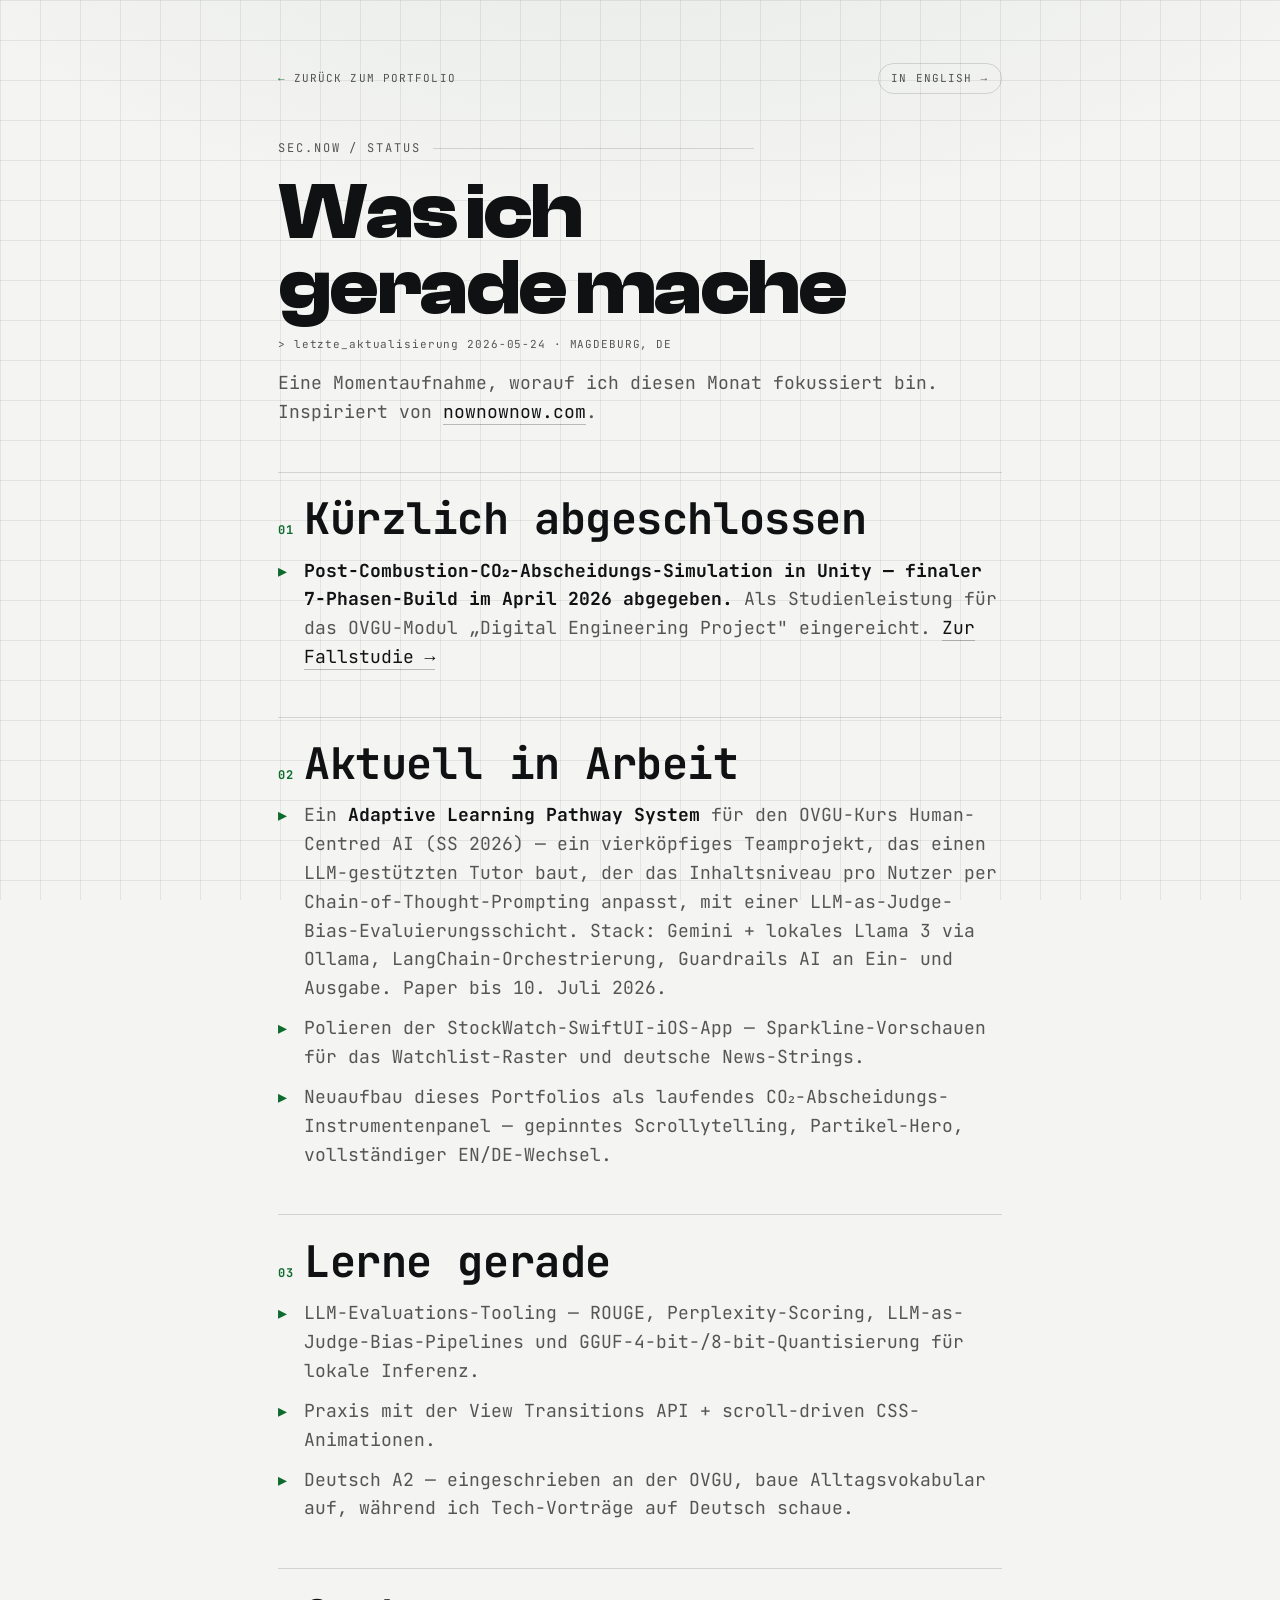
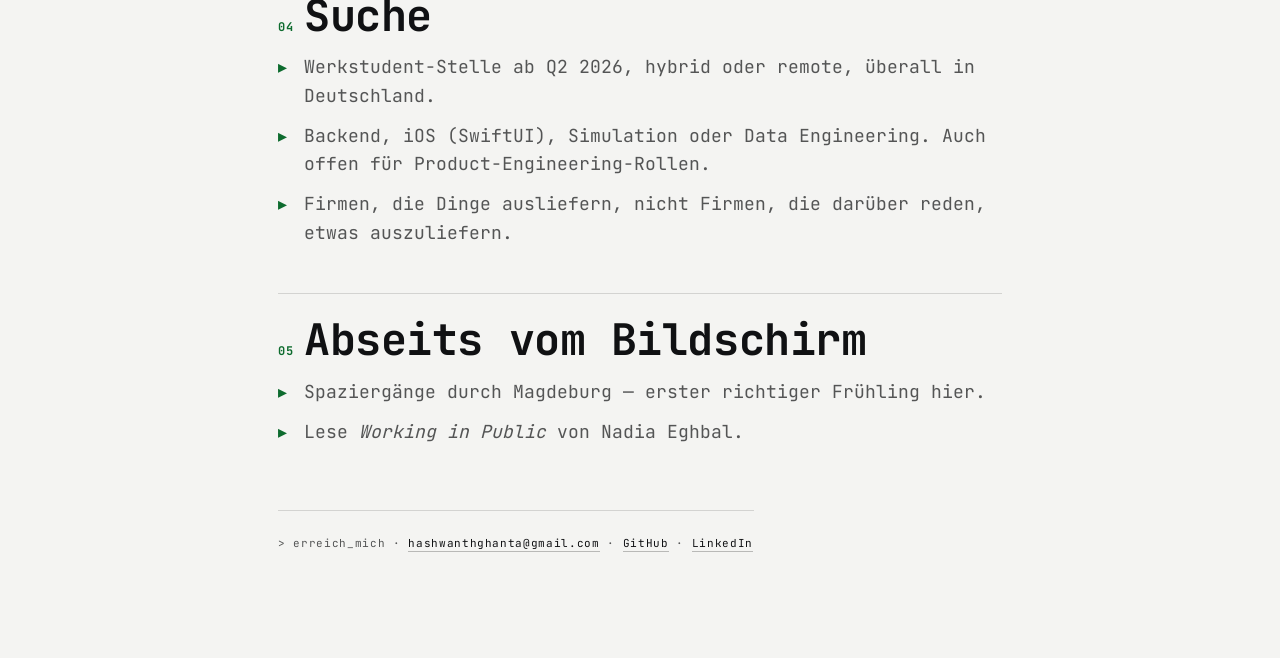
<file: now-de.html>
<!doctype html>
<html lang="de">
<head>
    <meta charset="utf-8">
    <meta name="viewport" content="width=device-width, initial-scale=1, viewport-fit=cover">
    <title>Jetzt — Hashwanth Ghanta</title>
    <meta name="description" content="Woran ich diese Woche arbeite. Inspiriert von nownownow.com.">
    <link rel="canonical" href="https://hashwanthghanta.github.io/now-de.html">
    <link rel="alternate" hreflang="en" href="https://hashwanthghanta.github.io/now.html">
    <link rel="alternate" hreflang="de" href="https://hashwanthghanta.github.io/now-de.html">
    <script>
        (function(){ try { if (localStorage.getItem('lang') === 'en') location.replace('now.html' + location.hash); } catch(e){} })();
    </script>
    <link rel="icon" type="image/svg+xml" href="data:image/svg+xml,%3Csvg xmlns='http://www.w3.org/2000/svg' viewBox='0 0 100 100'%3E%3Crect width='100' height='100' rx='20' fill='%230B0E14'/%3E%3Ctext x='50' y='66' font-family='monospace' font-size='46' font-weight='700' fill='%23B8FF29' text-anchor='middle'%3EHG%3C/text%3E%3C/svg%3E">
    <meta name="theme-color" id="meta-theme-color" content="#0B0E14">
    <link rel="preload" href="fonts/clash-700.woff2" as="font" type="font/woff2" crossorigin>
    <link rel="preload" href="fonts/inter-400.woff2" as="font" type="font/woff2" crossorigin>
    <link rel="stylesheet" href="css/tokens.css">
    <link rel="stylesheet" href="css/base.css">
    <link rel="stylesheet" href="css/subpage.css">
</head>
<body>
    <script>
        (function () {
            var t; try { t = localStorage.getItem("theme"); } catch (e) {}
            if (!t) t = (window.matchMedia && window.matchMedia("(prefers-color-scheme: light)").matches) ? "light" : "dark";
            document.body.setAttribute("data-theme", t);
            document.documentElement.style.colorScheme = t;
            var m = document.getElementById("meta-theme-color");
            if (m) m.setAttribute("content", t === "light" ? "#F2F4F1" : "#0B0E14");
        })();
    </script>
    <div class="blueprint" aria-hidden="true"></div>
    <div class="grain" aria-hidden="true"></div>

    <main class="sub-wrap" id="main">
        <div class="sub-top">
            <a href="index.html" class="sub-back">Zurück zum Portfolio</a>
            <a href="now.html" class="sub-lang" hreflang="en" lang="en" onclick="try{localStorage.setItem('lang','en')}catch(e){}">In English →</a>
        </div>

        <p class="sub-eyebrow">SEC.NOW / STATUS</p>
        <h1>Was ich gerade mache</h1>
        <p class="sub-updated">> letzte_aktualisierung 2026-05-24 · MAGDEBURG, DE</p>

        <p>Eine Momentaufnahme, worauf ich diesen Monat fokussiert bin. Inspiriert von <a href="https://nownownow.com/" target="_blank" rel="noopener noreferrer">nownownow.com<span class="sr-only"> (öffnet in neuem Tab)</span></a>.</p>

        <h2><span class="hx">01</span>Kürzlich abgeschlossen</h2>
        <ul>
            <li><strong>Post-Combustion-CO₂-Abscheidungs-Simulation in Unity — finaler 7-Phasen-Build im April 2026 abgegeben.</strong> Als Studienleistung für das OVGU-Modul „Digital Engineering Project" eingereicht. <a href="projects/co2-simulation-de.html">Zur Fallstudie →</a></li>
        </ul>

        <h2><span class="hx">02</span>Aktuell in Arbeit</h2>
        <ul>
            <li>Ein <strong>Adaptive Learning Pathway System</strong> für den OVGU-Kurs Human-Centred AI (SS 2026) — ein vierköpfiges Teamprojekt, das einen LLM-gestützten Tutor baut, der das Inhaltsniveau pro Nutzer per Chain-of-Thought-Prompting anpasst, mit einer LLM-as-Judge-Bias-Evaluierungsschicht. Stack: Gemini + lokales Llama 3 via Ollama, LangChain-Orchestrierung, Guardrails AI an Ein- und Ausgabe. Paper bis 10. Juli 2026.</li>
            <li>Polieren der StockWatch-SwiftUI-iOS-App — Sparkline-Vorschauen für das Watchlist-Raster und deutsche News-Strings.</li>
            <li>Neuaufbau dieses Portfolios als laufendes CO₂-Abscheidungs-Instrumentenpanel — gepinntes Scrollytelling, Partikel-Hero, vollständiger EN/DE-Wechsel.</li>
        </ul>

        <h2><span class="hx">03</span>Lerne gerade</h2>
        <ul>
            <li>LLM-Evaluations-Tooling — ROUGE, Perplexity-Scoring, LLM-as-Judge-Bias-Pipelines und GGUF-4-bit-/8-bit-Quantisierung für lokale Inferenz.</li>
            <li>Praxis mit der View Transitions API + scroll-driven CSS-Animationen.</li>
            <li>Deutsch A2 — eingeschrieben an der OVGU, baue Alltagsvokabular auf, während ich Tech-Vorträge auf Deutsch schaue.</li>
        </ul>

        <h2><span class="hx">04</span>Suche</h2>
        <ul>
            <li>Werkstudent-Stelle ab Q2 2026, hybrid oder remote, überall in Deutschland.</li>
            <li>Backend, iOS (SwiftUI), Simulation oder Data Engineering. Auch offen für Product-Engineering-Rollen.</li>
            <li>Firmen, die Dinge ausliefern, nicht Firmen, die darüber reden, etwas auszuliefern.</li>
        </ul>

        <h2><span class="hx">05</span>Abseits vom Bildschirm</h2>
        <ul>
            <li>Spaziergänge durch Magdeburg — erster richtiger Frühling hier.</li>
            <li>Lese <em>Working in Public</em> von Nadia Eghbal.</li>
        </ul>

        <p class="sub-foot">> erreich_mich · <a href="mailto:hashwanthghanta@gmail.com">hashwanthghanta@gmail.com</a> · <a href="https://github.com/hashwanthghanta" target="_blank" rel="noopener noreferrer">GitHub<span class="sr-only"> (öffnet in neuem Tab)</span></a> · <a href="https://www.linkedin.com/in/hashwanthghanta" target="_blank" rel="noopener noreferrer">LinkedIn<span class="sr-only"> (öffnet in neuem Tab)</span></a></p>
    </main>
</body>
</html>
</file>
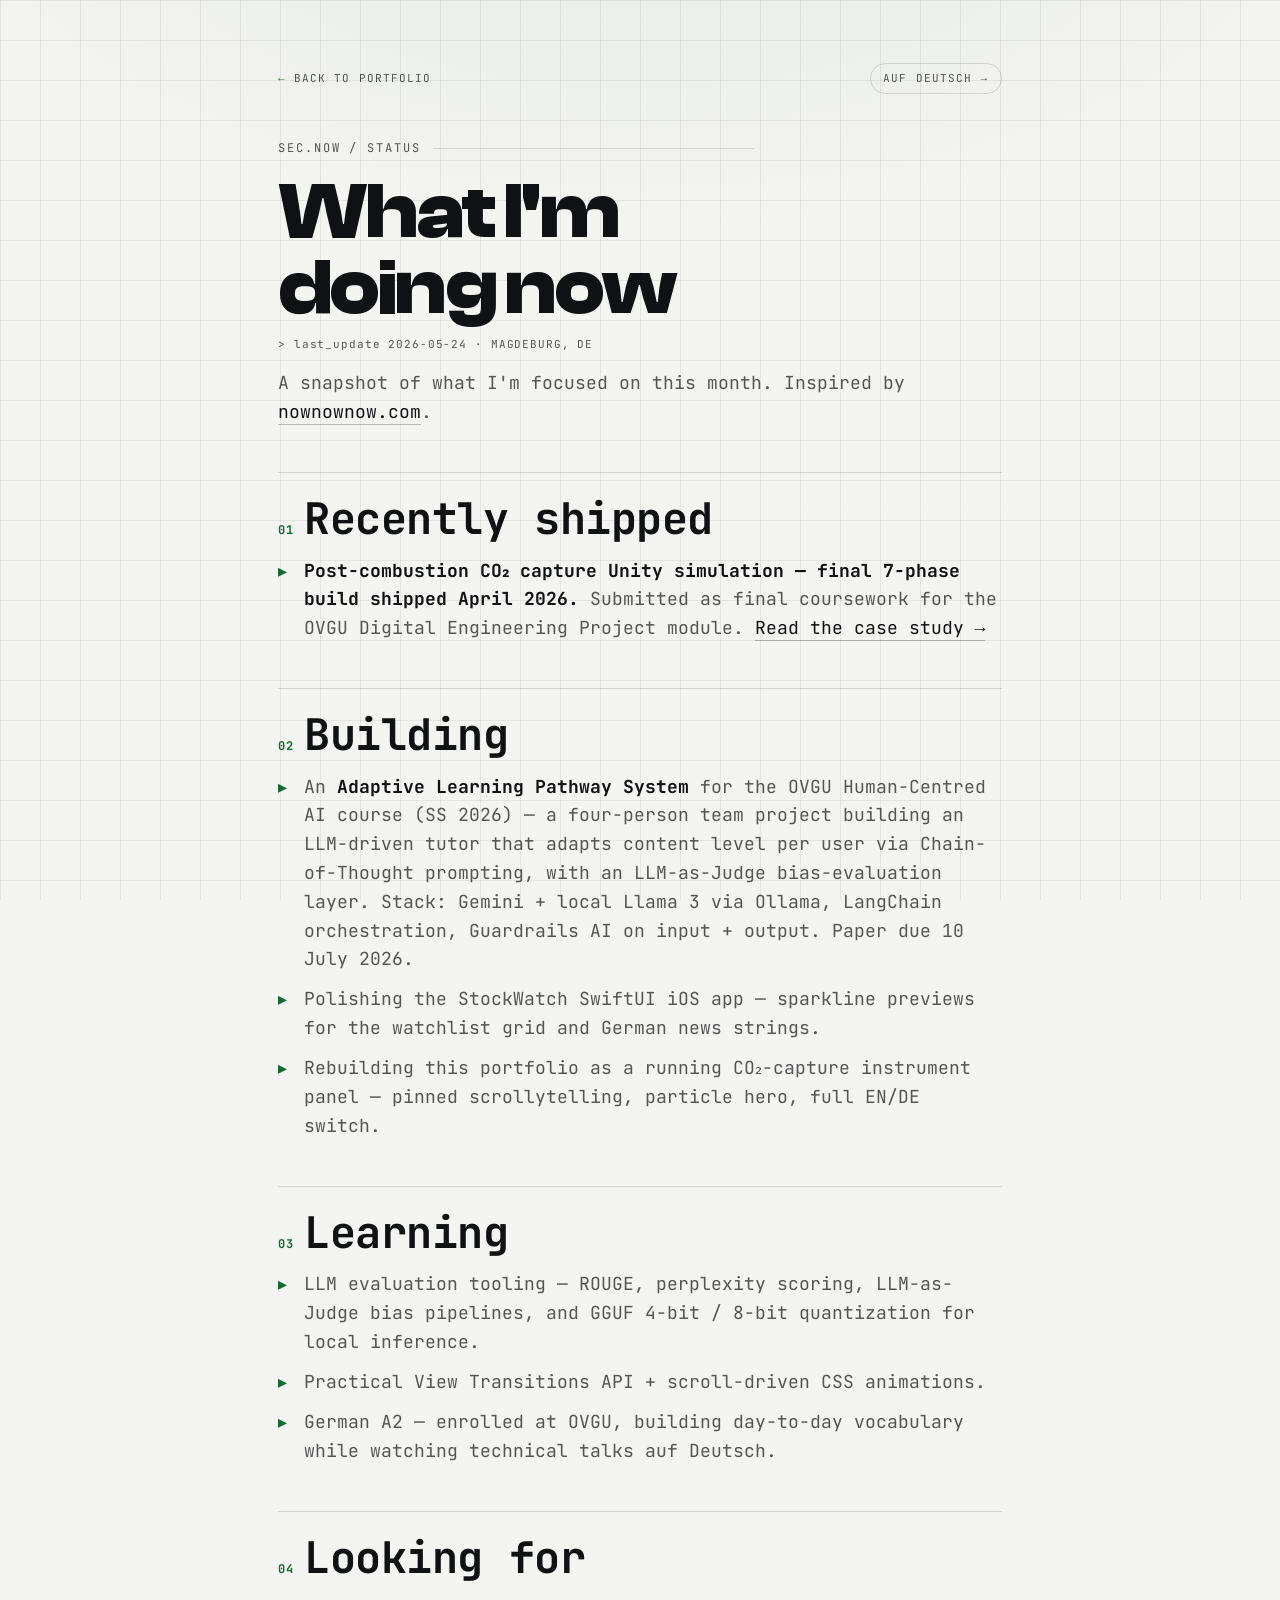
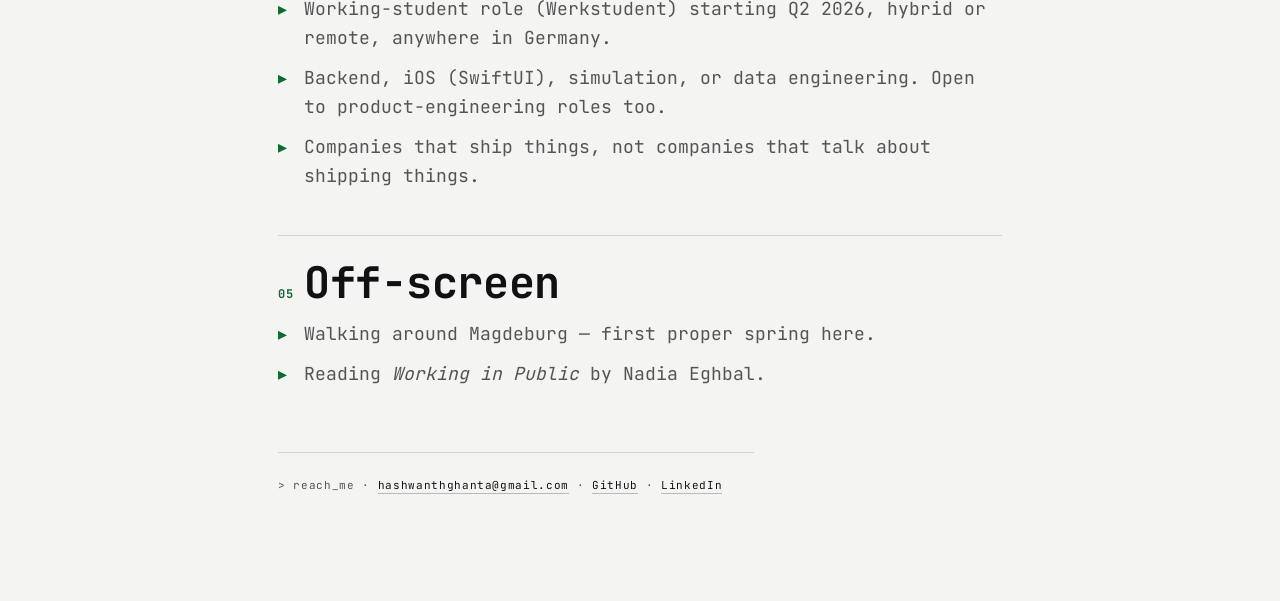
<file: now.html>
<!doctype html>
<html lang="en">
<head>
    <meta charset="utf-8">
    <meta name="viewport" content="width=device-width, initial-scale=1, viewport-fit=cover">
    <title>Now — Hashwanth Ghanta</title>
    <meta name="description" content="What I'm working on this week. Inspired by nownownow.com.">
    <link rel="canonical" href="https://hashwanthghanta.github.io/now.html">
    <link rel="alternate" hreflang="en" href="https://hashwanthghanta.github.io/now.html">
    <link rel="alternate" hreflang="de" href="https://hashwanthghanta.github.io/now-de.html">
    <script>
        (function(){ try { if (localStorage.getItem('lang') === 'de') location.replace('now-de.html' + location.hash); } catch(e){} })();
    </script>
    <link rel="icon" type="image/svg+xml" href="data:image/svg+xml,%3Csvg xmlns='http://www.w3.org/2000/svg' viewBox='0 0 100 100'%3E%3Crect width='100' height='100' rx='20' fill='%230B0E14'/%3E%3Ctext x='50' y='66' font-family='monospace' font-size='46' font-weight='700' fill='%23B8FF29' text-anchor='middle'%3EHG%3C/text%3E%3C/svg%3E">
    <meta name="theme-color" id="meta-theme-color" content="#0B0E14">
    <link rel="preload" href="fonts/clash-700.woff2" as="font" type="font/woff2" crossorigin>
    <link rel="preload" href="fonts/inter-400.woff2" as="font" type="font/woff2" crossorigin>
    <link rel="stylesheet" href="css/tokens.css">
    <link rel="stylesheet" href="css/base.css">
    <link rel="stylesheet" href="css/subpage.css">
</head>
<body>
    <script>
        (function () {
            var t; try { t = localStorage.getItem("theme"); } catch (e) {}
            if (!t) t = (window.matchMedia && window.matchMedia("(prefers-color-scheme: light)").matches) ? "light" : "dark";
            document.body.setAttribute("data-theme", t);
            document.documentElement.style.colorScheme = t;
            var m = document.getElementById("meta-theme-color");
            if (m) m.setAttribute("content", t === "light" ? "#F2F4F1" : "#0B0E14");
        })();
    </script>
    <div class="blueprint" aria-hidden="true"></div>
    <div class="grain" aria-hidden="true"></div>

    <main class="sub-wrap" id="main">
        <div class="sub-top">
            <a href="index.html" class="sub-back">Back to portfolio</a>
            <a href="now-de.html" class="sub-lang" hreflang="de" lang="de" onclick="try{localStorage.setItem('lang','de')}catch(e){}">Auf Deutsch →</a>
        </div>

        <p class="sub-eyebrow">SEC.NOW / STATUS</p>
        <h1>What I'm doing now</h1>
        <p class="sub-updated">> last_update 2026-05-24 · MAGDEBURG, DE</p>

        <p>A snapshot of what I'm focused on this month. Inspired by <a href="https://nownownow.com/" target="_blank" rel="noopener noreferrer">nownownow.com<span class="sr-only"> (opens in new tab)</span></a>.</p>

        <h2><span class="hx">01</span>Recently shipped</h2>
        <ul>
            <li><strong>Post-combustion CO₂ capture Unity simulation — final 7-phase build shipped April 2026.</strong> Submitted as final coursework for the OVGU Digital Engineering Project module. <a href="projects/co2-simulation.html">Read the case study →</a></li>
        </ul>

        <h2><span class="hx">02</span>Building</h2>
        <ul>
            <li>An <strong>Adaptive Learning Pathway System</strong> for the OVGU Human-Centred AI course (SS 2026) — a four-person team project building an LLM-driven tutor that adapts content level per user via Chain-of-Thought prompting, with an LLM-as-Judge bias-evaluation layer. Stack: Gemini + local Llama 3 via Ollama, LangChain orchestration, Guardrails AI on input + output. Paper due 10 July 2026.</li>
            <li>Polishing the StockWatch SwiftUI iOS app — sparkline previews for the watchlist grid and German news strings.</li>
            <li>Rebuilding this portfolio as a running CO₂-capture instrument panel — pinned scrollytelling, particle hero, full EN/DE switch.</li>
        </ul>

        <h2><span class="hx">03</span>Learning</h2>
        <ul>
            <li>LLM evaluation tooling — ROUGE, perplexity scoring, LLM-as-Judge bias pipelines, and GGUF 4-bit / 8-bit quantization for local inference.</li>
            <li>Practical View Transitions API + scroll-driven CSS animations.</li>
            <li>German A2 — enrolled at OVGU, building day-to-day vocabulary while watching technical talks auf Deutsch.</li>
        </ul>

        <h2><span class="hx">04</span>Looking for</h2>
        <ul>
            <li>Working-student role (Werkstudent) starting Q2 2026, hybrid or remote, anywhere in Germany.</li>
            <li>Backend, iOS (SwiftUI), simulation, or data engineering. Open to product-engineering roles too.</li>
            <li>Companies that ship things, not companies that talk about shipping things.</li>
        </ul>

        <h2><span class="hx">05</span>Off-screen</h2>
        <ul>
            <li>Walking around Magdeburg — first proper spring here.</li>
            <li>Reading <em>Working in Public</em> by Nadia Eghbal.</li>
        </ul>

        <p class="sub-foot">> reach_me · <a href="mailto:hashwanthghanta@gmail.com">hashwanthghanta@gmail.com</a> · <a href="https://github.com/hashwanthghanta" target="_blank" rel="noopener noreferrer">GitHub<span class="sr-only"> (opens in new tab)</span></a> · <a href="https://www.linkedin.com/in/hashwanthghanta" target="_blank" rel="noopener noreferrer">LinkedIn<span class="sr-only"> (opens in new tab)</span></a></p>
    </main>
</body>
</html>
</file>
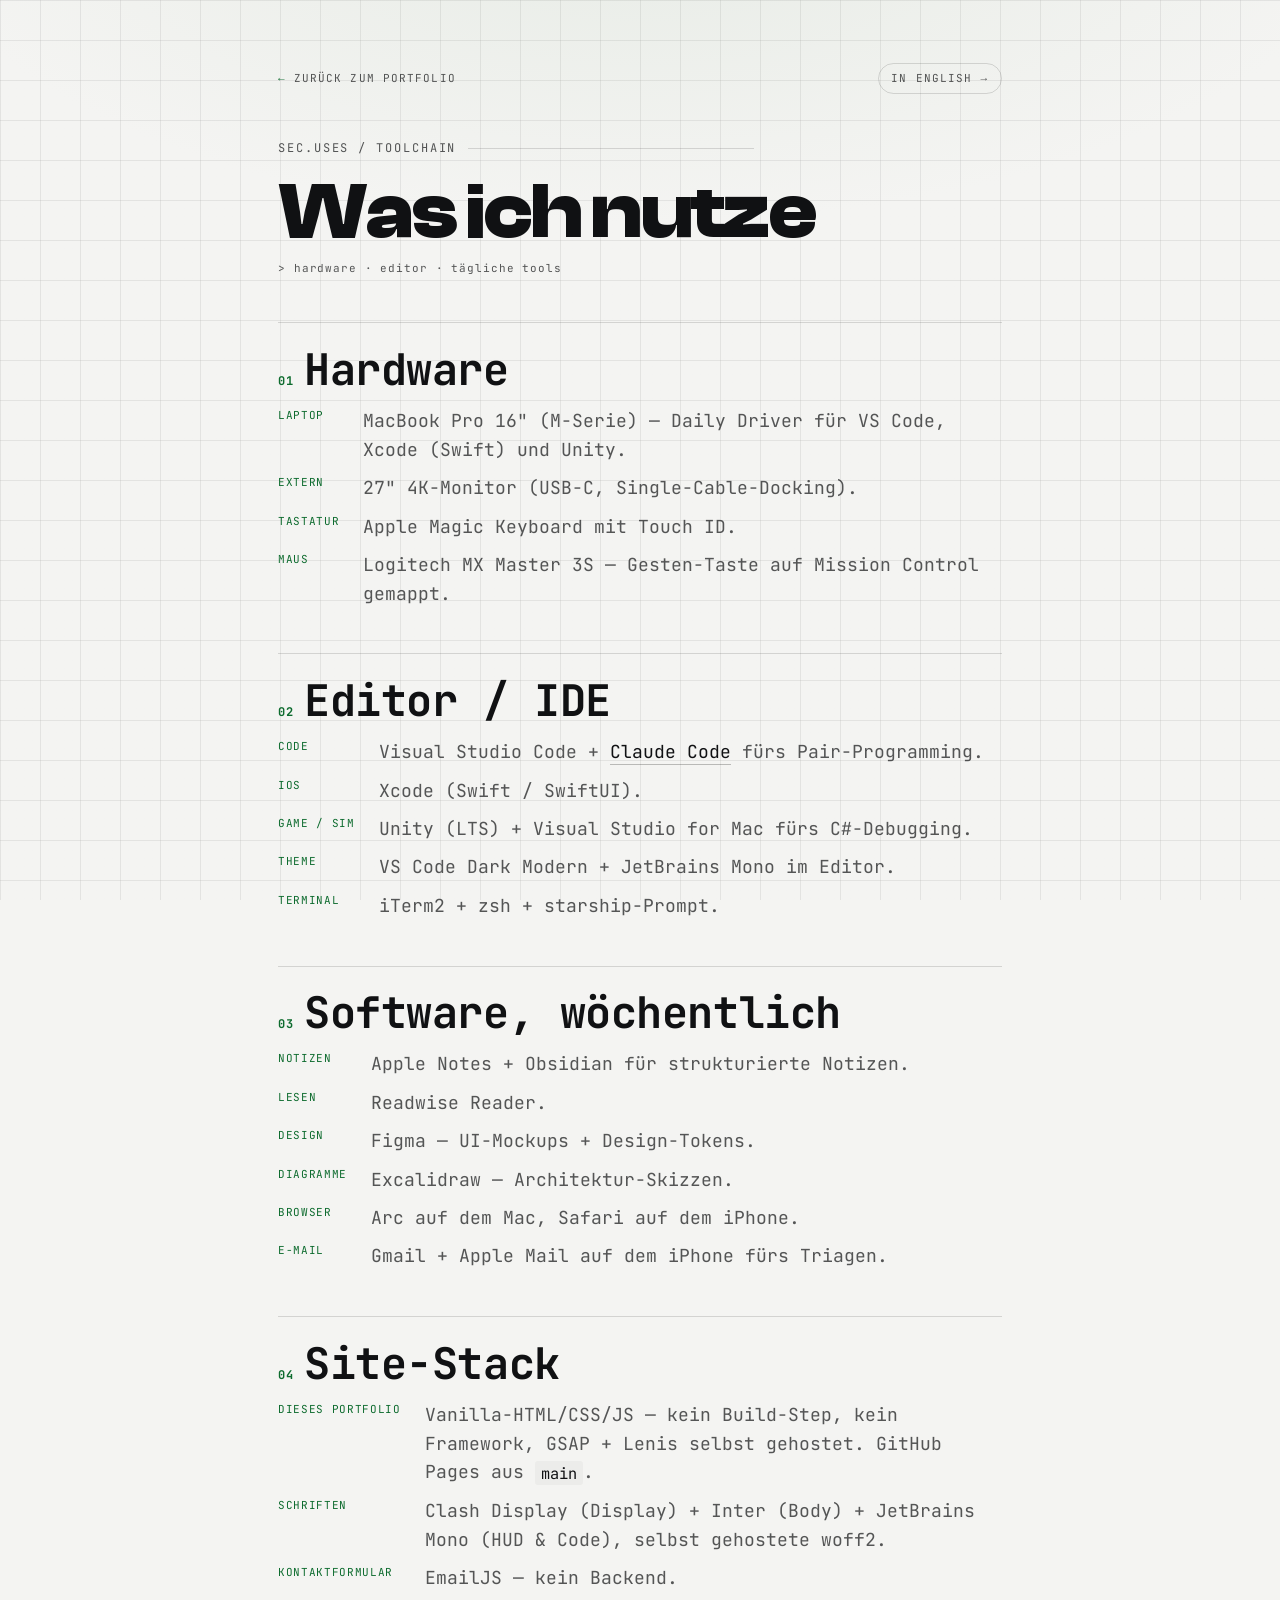
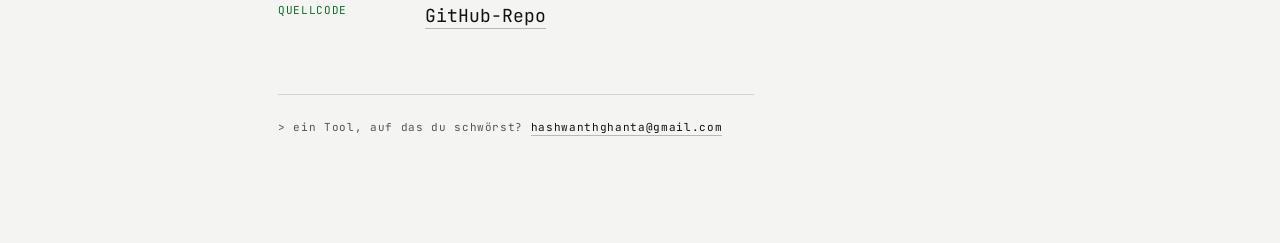
<file: uses-de.html>
<!doctype html>
<html lang="de">
<head>
    <meta charset="utf-8">
    <meta name="viewport" content="width=device-width, initial-scale=1, viewport-fit=cover">
    <title>Uses — Hashwanth Ghanta</title>
    <meta name="description" content="Hardware, Editor und Tools, die ich täglich nutze.">
    <link rel="canonical" href="https://hashwanthghanta.github.io/uses-de.html">
    <link rel="alternate" hreflang="en" href="https://hashwanthghanta.github.io/uses.html">
    <link rel="alternate" hreflang="de" href="https://hashwanthghanta.github.io/uses-de.html">
    <script>
        (function(){ try { if (localStorage.getItem('lang') === 'en') location.replace('uses.html' + location.hash); } catch(e){} })();
    </script>
    <link rel="icon" type="image/svg+xml" href="data:image/svg+xml,%3Csvg xmlns='http://www.w3.org/2000/svg' viewBox='0 0 100 100'%3E%3Crect width='100' height='100' rx='20' fill='%230B0E14'/%3E%3Ctext x='50' y='66' font-family='monospace' font-size='46' font-weight='700' fill='%23B8FF29' text-anchor='middle'%3EHG%3C/text%3E%3C/svg%3E">
    <meta name="theme-color" id="meta-theme-color" content="#0B0E14">
    <link rel="preload" href="fonts/clash-700.woff2" as="font" type="font/woff2" crossorigin>
    <link rel="preload" href="fonts/inter-400.woff2" as="font" type="font/woff2" crossorigin>
    <link rel="stylesheet" href="css/tokens.css">
    <link rel="stylesheet" href="css/base.css">
    <link rel="stylesheet" href="css/subpage.css">
</head>
<body>
    <script>
        (function () {
            var t; try { t = localStorage.getItem("theme"); } catch (e) {}
            if (!t) t = (window.matchMedia && window.matchMedia("(prefers-color-scheme: light)").matches) ? "light" : "dark";
            document.body.setAttribute("data-theme", t);
            document.documentElement.style.colorScheme = t;
            var m = document.getElementById("meta-theme-color");
            if (m) m.setAttribute("content", t === "light" ? "#F2F4F1" : "#0B0E14");
        })();
    </script>
    <div class="blueprint" aria-hidden="true"></div>
    <div class="grain" aria-hidden="true"></div>

    <main class="sub-wrap" id="main">
        <div class="sub-top">
            <a href="index.html" class="sub-back">Zurück zum Portfolio</a>
            <a href="uses.html" class="sub-lang" hreflang="en" lang="en" onclick="try{localStorage.setItem('lang','en')}catch(e){}">In English →</a>
        </div>

        <p class="sub-eyebrow">SEC.USES / TOOLCHAIN</p>
        <h1>Was ich nutze</h1>
        <p class="sub-updated">> hardware · editor · tägliche tools</p>

        <h2><span class="hx">01</span>Hardware</h2>
        <dl class="uses-dl">
            <dt>Laptop</dt><dd>MacBook Pro 16" (M-Serie) — Daily Driver für VS Code, Xcode (Swift) und Unity.</dd>
            <dt>Extern</dt><dd>27" 4K-Monitor (USB-C, Single-Cable-Docking).</dd>
            <dt>Tastatur</dt><dd>Apple Magic Keyboard mit Touch ID.</dd>
            <dt>Maus</dt><dd>Logitech MX Master 3S — Gesten-Taste auf Mission Control gemappt.</dd>
        </dl>

        <h2><span class="hx">02</span>Editor / IDE</h2>
        <dl class="uses-dl">
            <dt>Code</dt><dd>Visual Studio Code + <a href="https://claude.ai/code" target="_blank" rel="noopener noreferrer">Claude Code<span class="sr-only"> (öffnet in neuem Tab)</span></a> fürs Pair-Programming.</dd>
            <dt>iOS</dt><dd>Xcode (Swift / SwiftUI).</dd>
            <dt>Game / Sim</dt><dd>Unity (LTS) + Visual Studio for Mac fürs C#-Debugging.</dd>
            <dt>Theme</dt><dd>VS Code Dark Modern + JetBrains Mono im Editor.</dd>
            <dt>Terminal</dt><dd>iTerm2 + zsh + starship-Prompt.</dd>
        </dl>

        <h2><span class="hx">03</span>Software, wöchentlich</h2>
        <dl class="uses-dl">
            <dt>Notizen</dt><dd>Apple Notes + Obsidian für strukturierte Notizen.</dd>
            <dt>Lesen</dt><dd>Readwise Reader.</dd>
            <dt>Design</dt><dd>Figma — UI-Mockups + Design-Tokens.</dd>
            <dt>Diagramme</dt><dd>Excalidraw — Architektur-Skizzen.</dd>
            <dt>Browser</dt><dd>Arc auf dem Mac, Safari auf dem iPhone.</dd>
            <dt>E-Mail</dt><dd>Gmail + Apple Mail auf dem iPhone fürs Triagen.</dd>
        </dl>

        <h2><span class="hx">04</span>Site-Stack</h2>
        <dl class="uses-dl">
            <dt>Dieses Portfolio</dt><dd>Vanilla-HTML/CSS/JS — kein Build-Step, kein Framework, GSAP + Lenis selbst gehostet. GitHub Pages aus <code>main</code>.</dd>
            <dt>Schriften</dt><dd>Clash Display (Display) + Inter (Body) + JetBrains Mono (HUD &amp; Code), selbst gehostete woff2.</dd>
            <dt>Kontaktformular</dt><dd>EmailJS — kein Backend.</dd>
            <dt>Quellcode</dt><dd><a href="https://github.com/hashwanthghanta/hashwanthghanta.github.io" target="_blank" rel="noopener noreferrer">GitHub-Repo<span class="sr-only"> (öffnet in neuem Tab)</span></a></dd>
        </dl>

        <p class="sub-foot">> ein Tool, auf das du schwörst? <a href="mailto:hashwanthghanta@gmail.com">hashwanthghanta@gmail.com</a></p>
    </main>
</body>
</html>
</file>
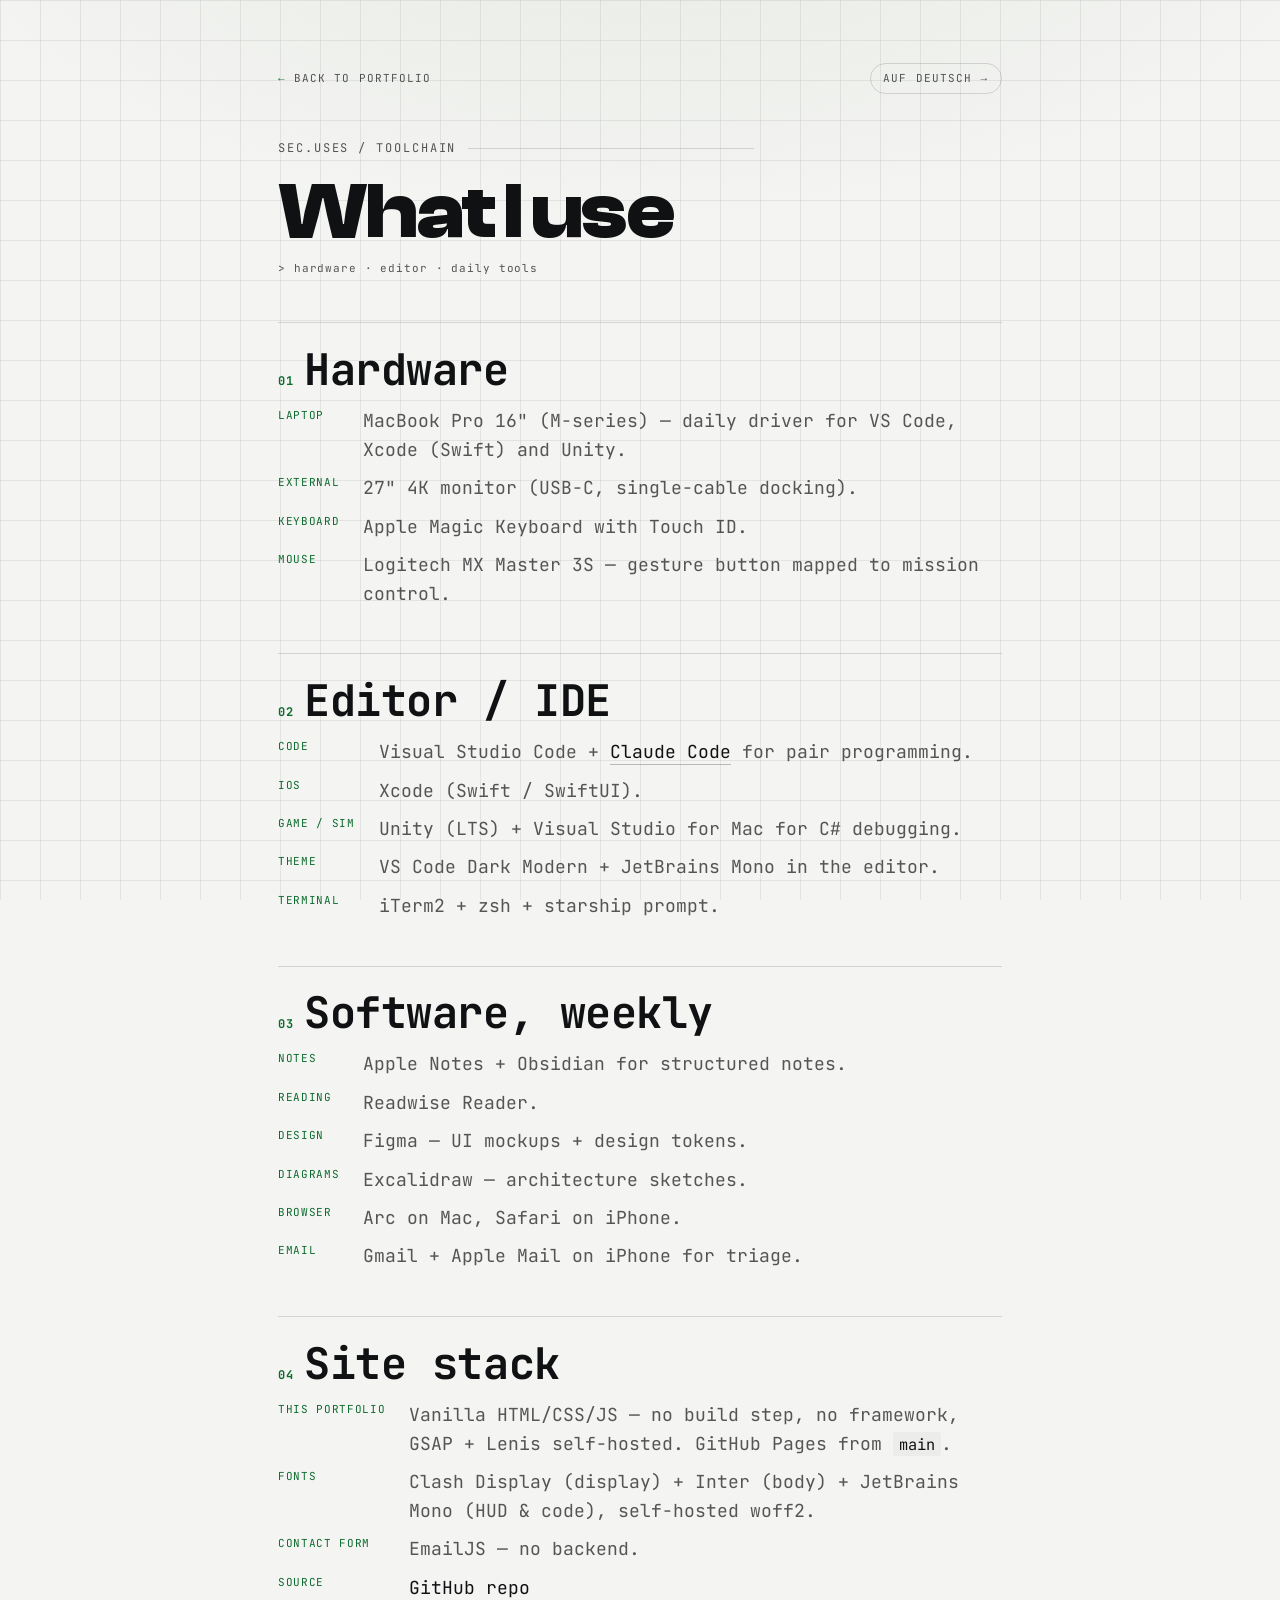
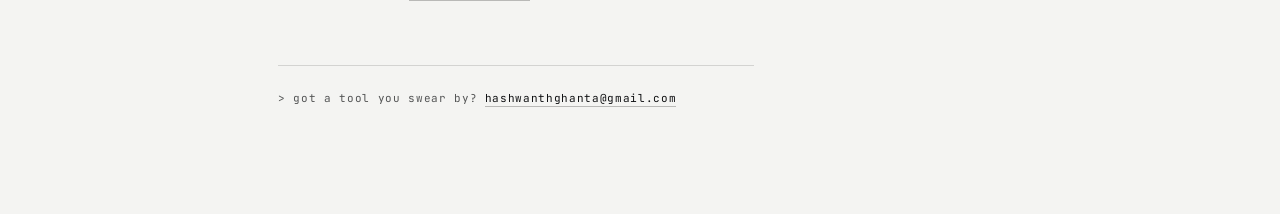
<file: uses.html>
<!doctype html>
<html lang="en">
<head>
    <meta charset="utf-8">
    <meta name="viewport" content="width=device-width, initial-scale=1, viewport-fit=cover">
    <title>Uses — Hashwanth Ghanta</title>
    <meta name="description" content="Hardware, editor, and tools I use every day.">
    <link rel="canonical" href="https://hashwanthghanta.github.io/uses.html">
    <link rel="alternate" hreflang="en" href="https://hashwanthghanta.github.io/uses.html">
    <link rel="alternate" hreflang="de" href="https://hashwanthghanta.github.io/uses-de.html">
    <script>
        (function(){ try { if (localStorage.getItem('lang') === 'de') location.replace('uses-de.html' + location.hash); } catch(e){} })();
    </script>
    <link rel="icon" type="image/svg+xml" href="data:image/svg+xml,%3Csvg xmlns='http://www.w3.org/2000/svg' viewBox='0 0 100 100'%3E%3Crect width='100' height='100' rx='20' fill='%230B0E14'/%3E%3Ctext x='50' y='66' font-family='monospace' font-size='46' font-weight='700' fill='%23B8FF29' text-anchor='middle'%3EHG%3C/text%3E%3C/svg%3E">
    <meta name="theme-color" id="meta-theme-color" content="#0B0E14">
    <link rel="preload" href="fonts/clash-700.woff2" as="font" type="font/woff2" crossorigin>
    <link rel="preload" href="fonts/inter-400.woff2" as="font" type="font/woff2" crossorigin>
    <link rel="stylesheet" href="css/tokens.css">
    <link rel="stylesheet" href="css/base.css">
    <link rel="stylesheet" href="css/subpage.css">
</head>
<body>
    <script>
        (function () {
            var t; try { t = localStorage.getItem("theme"); } catch (e) {}
            if (!t) t = (window.matchMedia && window.matchMedia("(prefers-color-scheme: light)").matches) ? "light" : "dark";
            document.body.setAttribute("data-theme", t);
            document.documentElement.style.colorScheme = t;
            var m = document.getElementById("meta-theme-color");
            if (m) m.setAttribute("content", t === "light" ? "#F2F4F1" : "#0B0E14");
        })();
    </script>
    <div class="blueprint" aria-hidden="true"></div>
    <div class="grain" aria-hidden="true"></div>

    <main class="sub-wrap" id="main">
        <div class="sub-top">
            <a href="index.html" class="sub-back">Back to portfolio</a>
            <a href="uses-de.html" class="sub-lang" hreflang="de" lang="de" onclick="try{localStorage.setItem('lang','de')}catch(e){}">Auf Deutsch →</a>
        </div>

        <p class="sub-eyebrow">SEC.USES / TOOLCHAIN</p>
        <h1>What I use</h1>
        <p class="sub-updated">> hardware · editor · daily tools</p>

        <h2><span class="hx">01</span>Hardware</h2>
        <dl class="uses-dl">
            <dt>Laptop</dt><dd>MacBook Pro 16" (M-series) — daily driver for VS Code, Xcode (Swift) and Unity.</dd>
            <dt>External</dt><dd>27" 4K monitor (USB-C, single-cable docking).</dd>
            <dt>Keyboard</dt><dd>Apple Magic Keyboard with Touch ID.</dd>
            <dt>Mouse</dt><dd>Logitech MX Master 3S — gesture button mapped to mission control.</dd>
        </dl>

        <h2><span class="hx">02</span>Editor / IDE</h2>
        <dl class="uses-dl">
            <dt>Code</dt><dd>Visual Studio Code + <a href="https://claude.ai/code" target="_blank" rel="noopener noreferrer">Claude Code<span class="sr-only"> (opens in new tab)</span></a> for pair programming.</dd>
            <dt>iOS</dt><dd>Xcode (Swift / SwiftUI).</dd>
            <dt>Game / sim</dt><dd>Unity (LTS) + Visual Studio for Mac for C# debugging.</dd>
            <dt>Theme</dt><dd>VS Code Dark Modern + JetBrains Mono in the editor.</dd>
            <dt>Terminal</dt><dd>iTerm2 + zsh + starship prompt.</dd>
        </dl>

        <h2><span class="hx">03</span>Software, weekly</h2>
        <dl class="uses-dl">
            <dt>Notes</dt><dd>Apple Notes + Obsidian for structured notes.</dd>
            <dt>Reading</dt><dd>Readwise Reader.</dd>
            <dt>Design</dt><dd>Figma — UI mockups + design tokens.</dd>
            <dt>Diagrams</dt><dd>Excalidraw — architecture sketches.</dd>
            <dt>Browser</dt><dd>Arc on Mac, Safari on iPhone.</dd>
            <dt>Email</dt><dd>Gmail + Apple Mail on iPhone for triage.</dd>
        </dl>

        <h2><span class="hx">04</span>Site stack</h2>
        <dl class="uses-dl">
            <dt>This portfolio</dt><dd>Vanilla HTML/CSS/JS — no build step, no framework, GSAP + Lenis self-hosted. GitHub Pages from <code>main</code>.</dd>
            <dt>Fonts</dt><dd>Clash Display (display) + Inter (body) + JetBrains Mono (HUD &amp; code), self-hosted woff2.</dd>
            <dt>Contact form</dt><dd>EmailJS — no backend.</dd>
            <dt>Source</dt><dd><a href="https://github.com/hashwanthghanta/hashwanthghanta.github.io" target="_blank" rel="noopener noreferrer">GitHub repo<span class="sr-only"> (opens in new tab)</span></a></dd>
        </dl>

        <p class="sub-foot">> got a tool you swear by? <a href="mailto:hashwanthghanta@gmail.com">hashwanthghanta@gmail.com</a></p>
    </main>
</body>
</html>
</file>
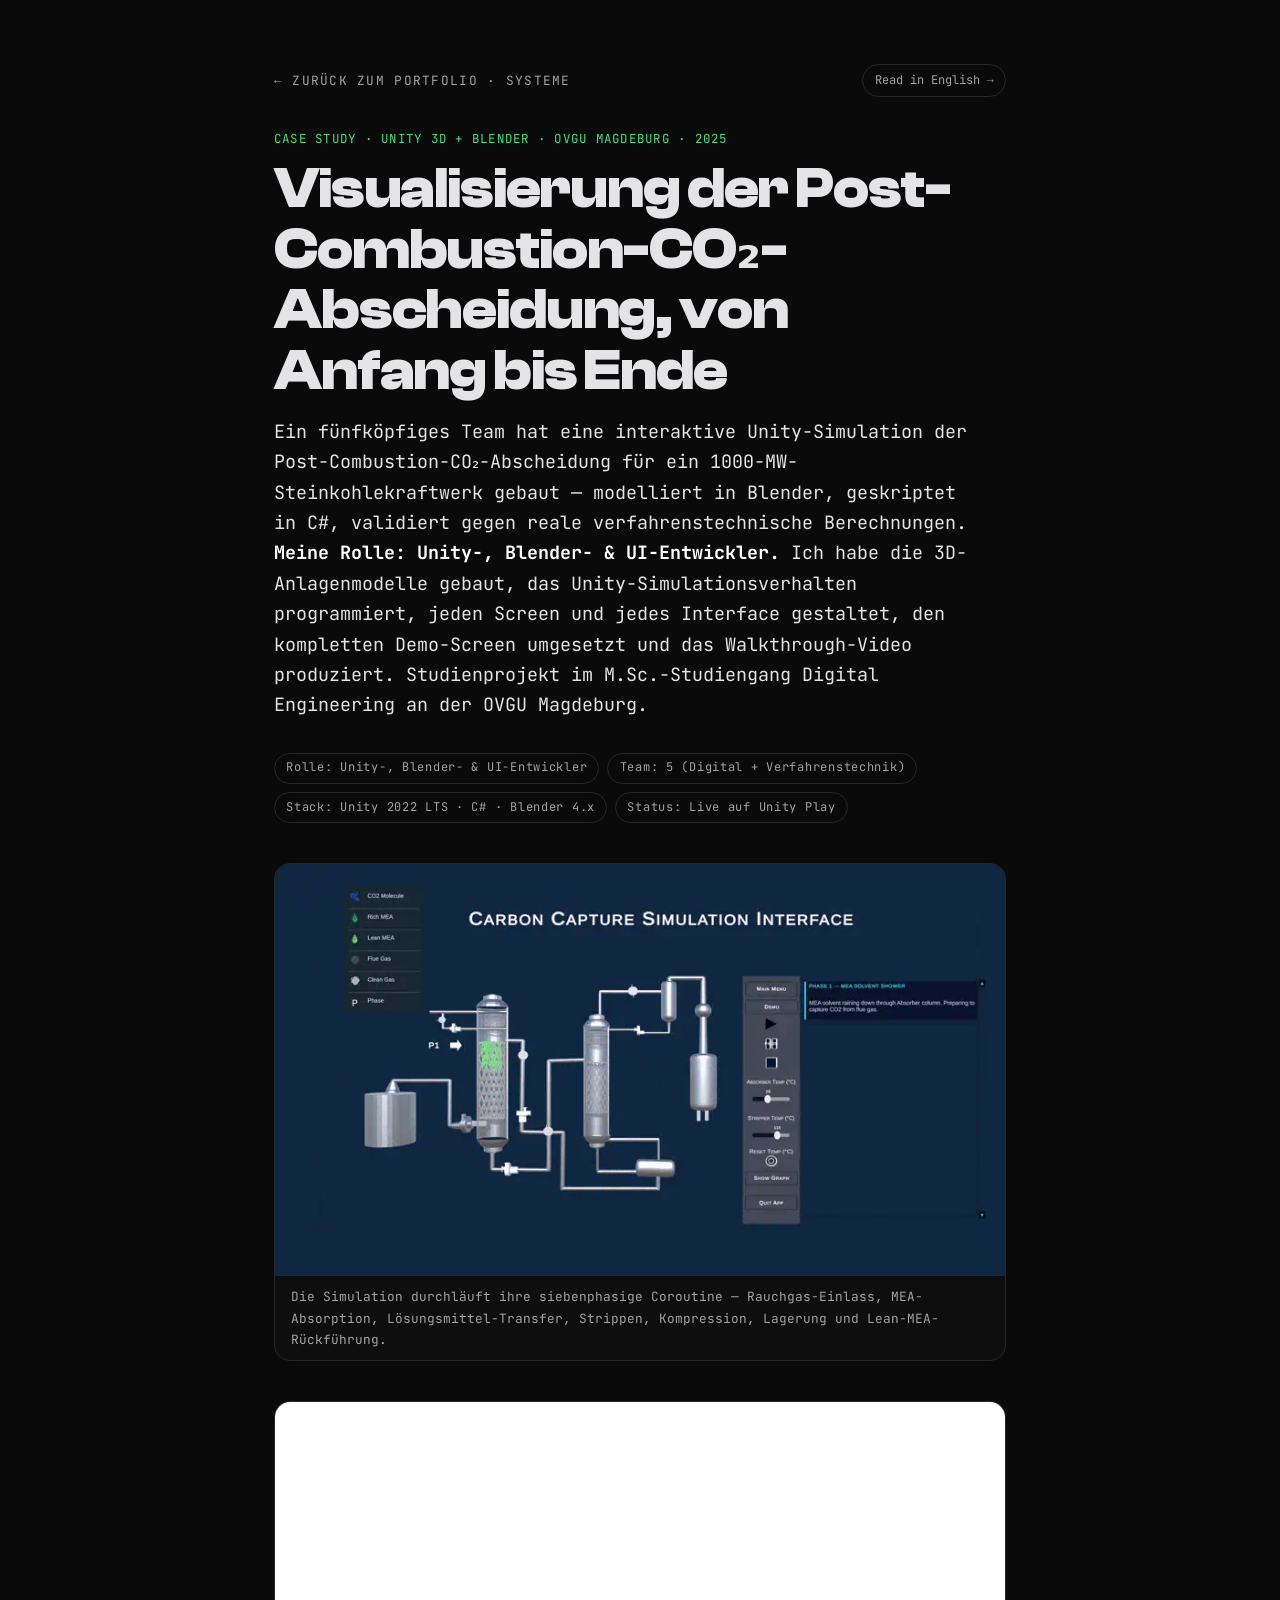
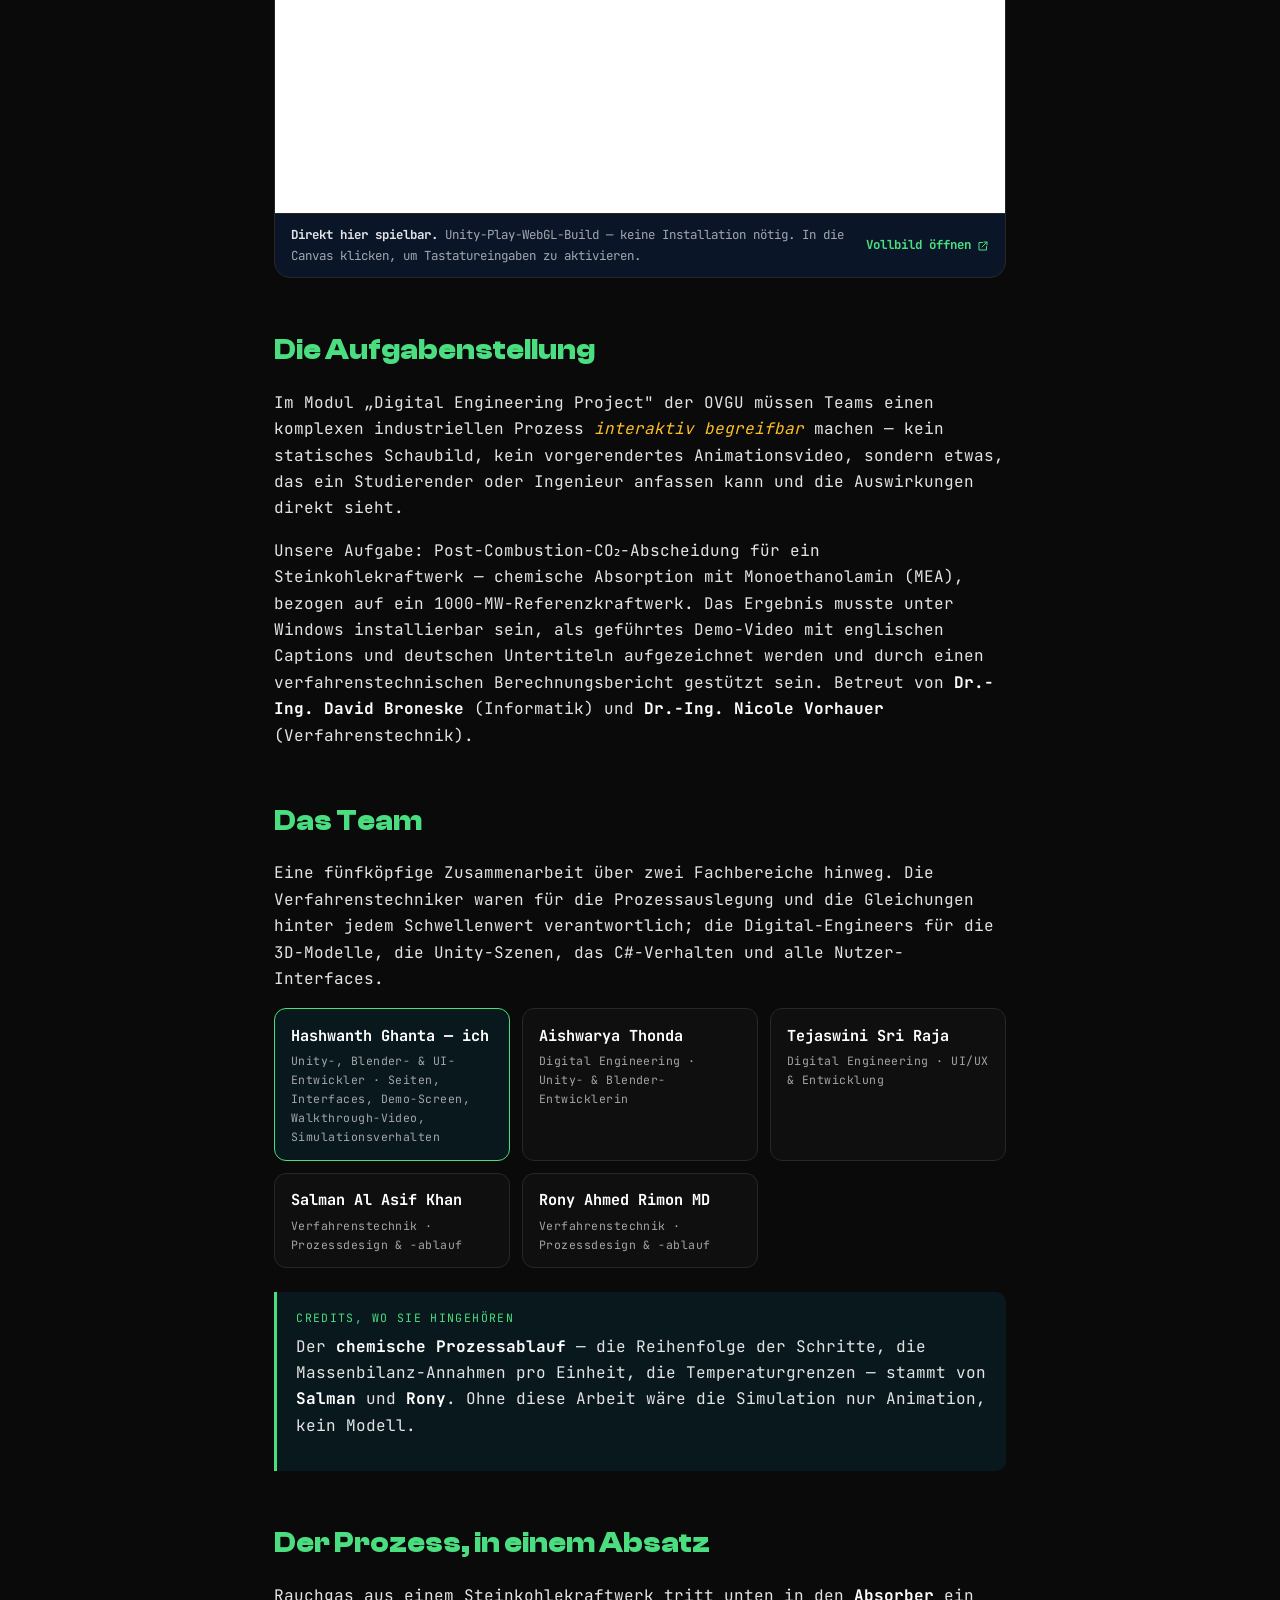
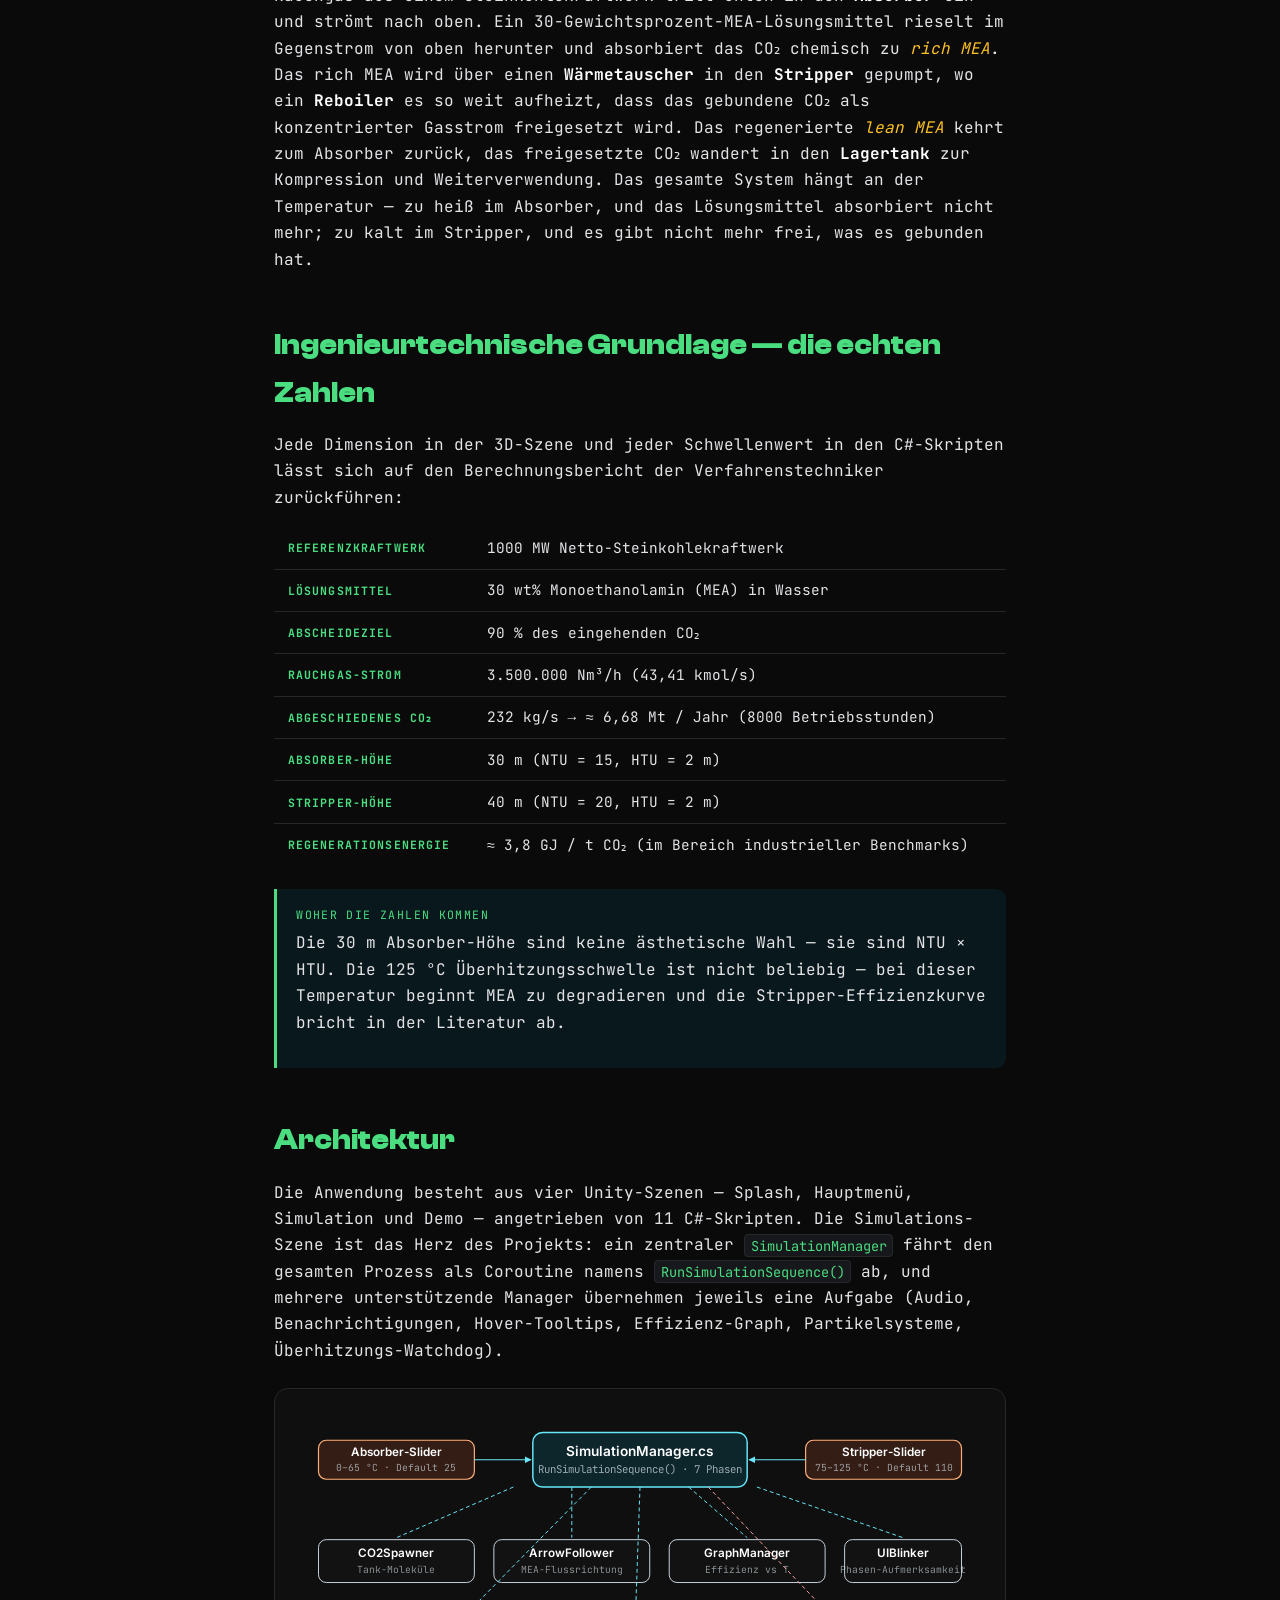
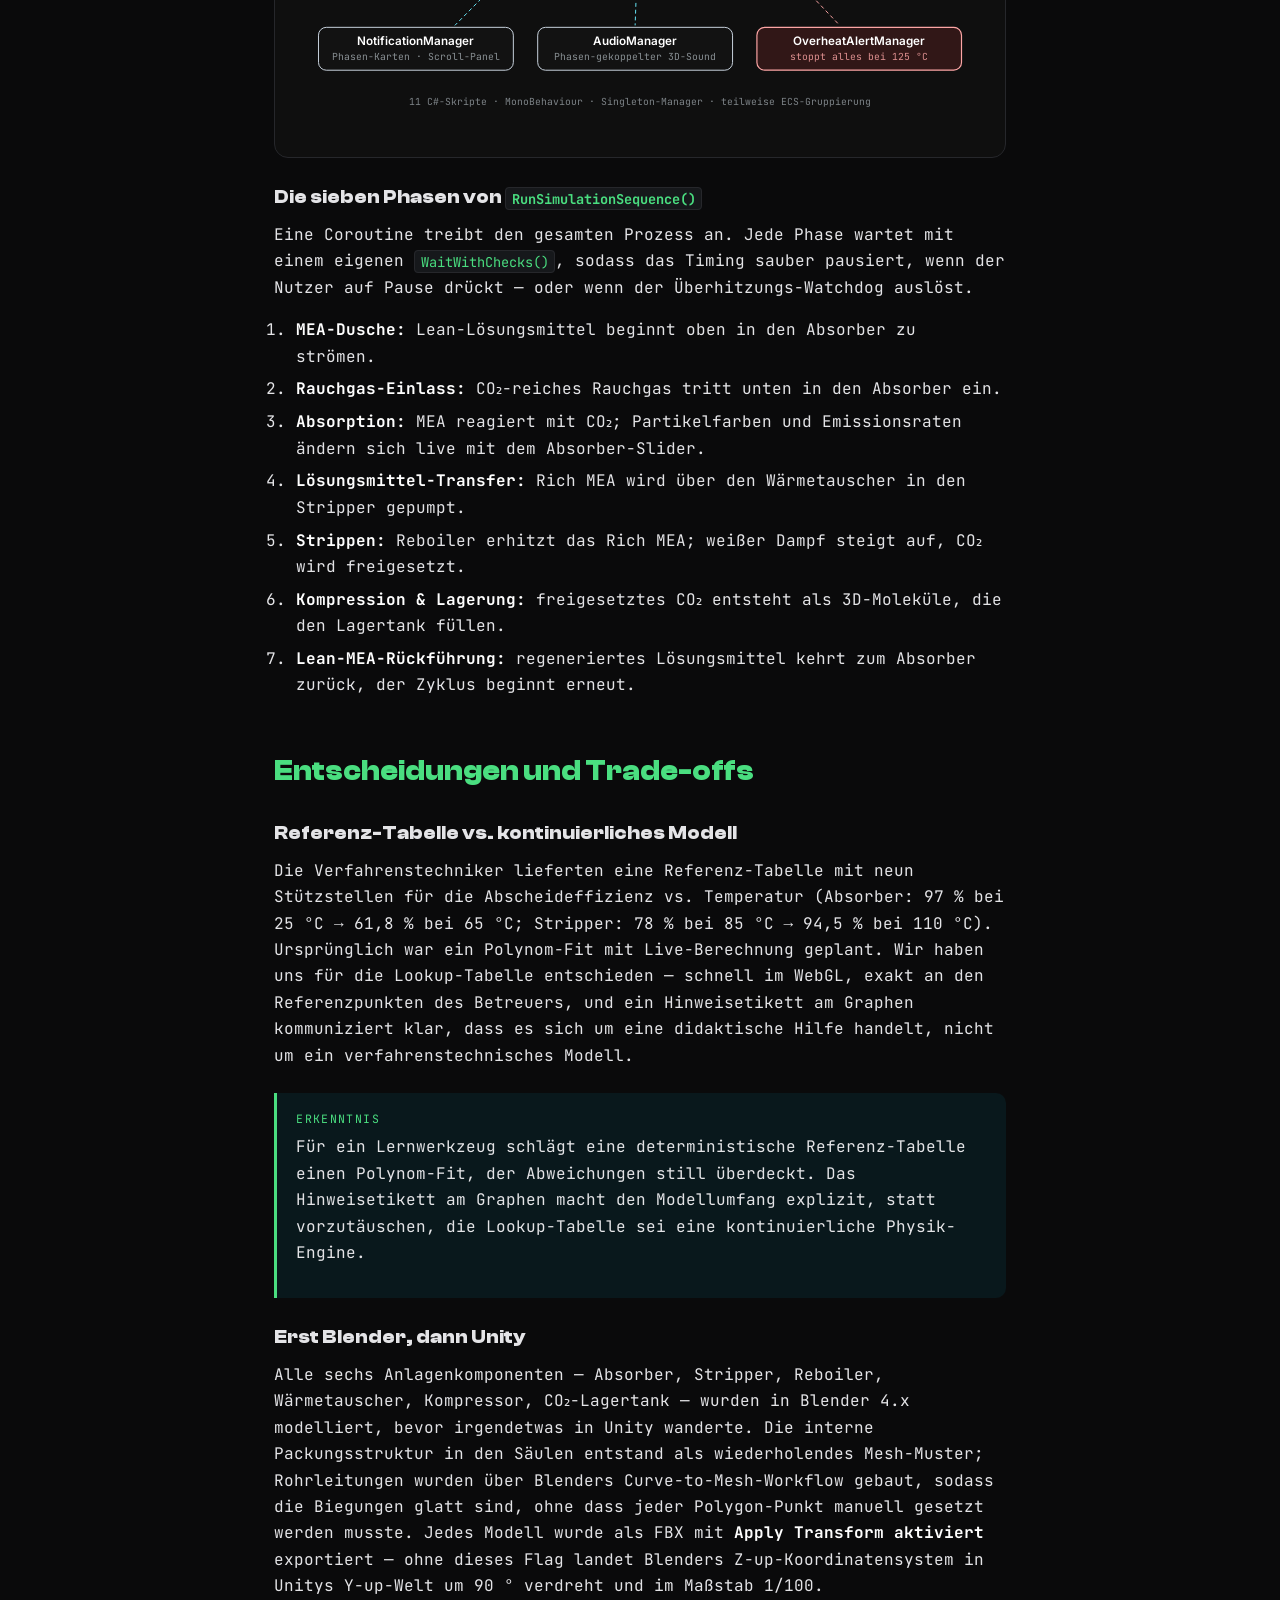
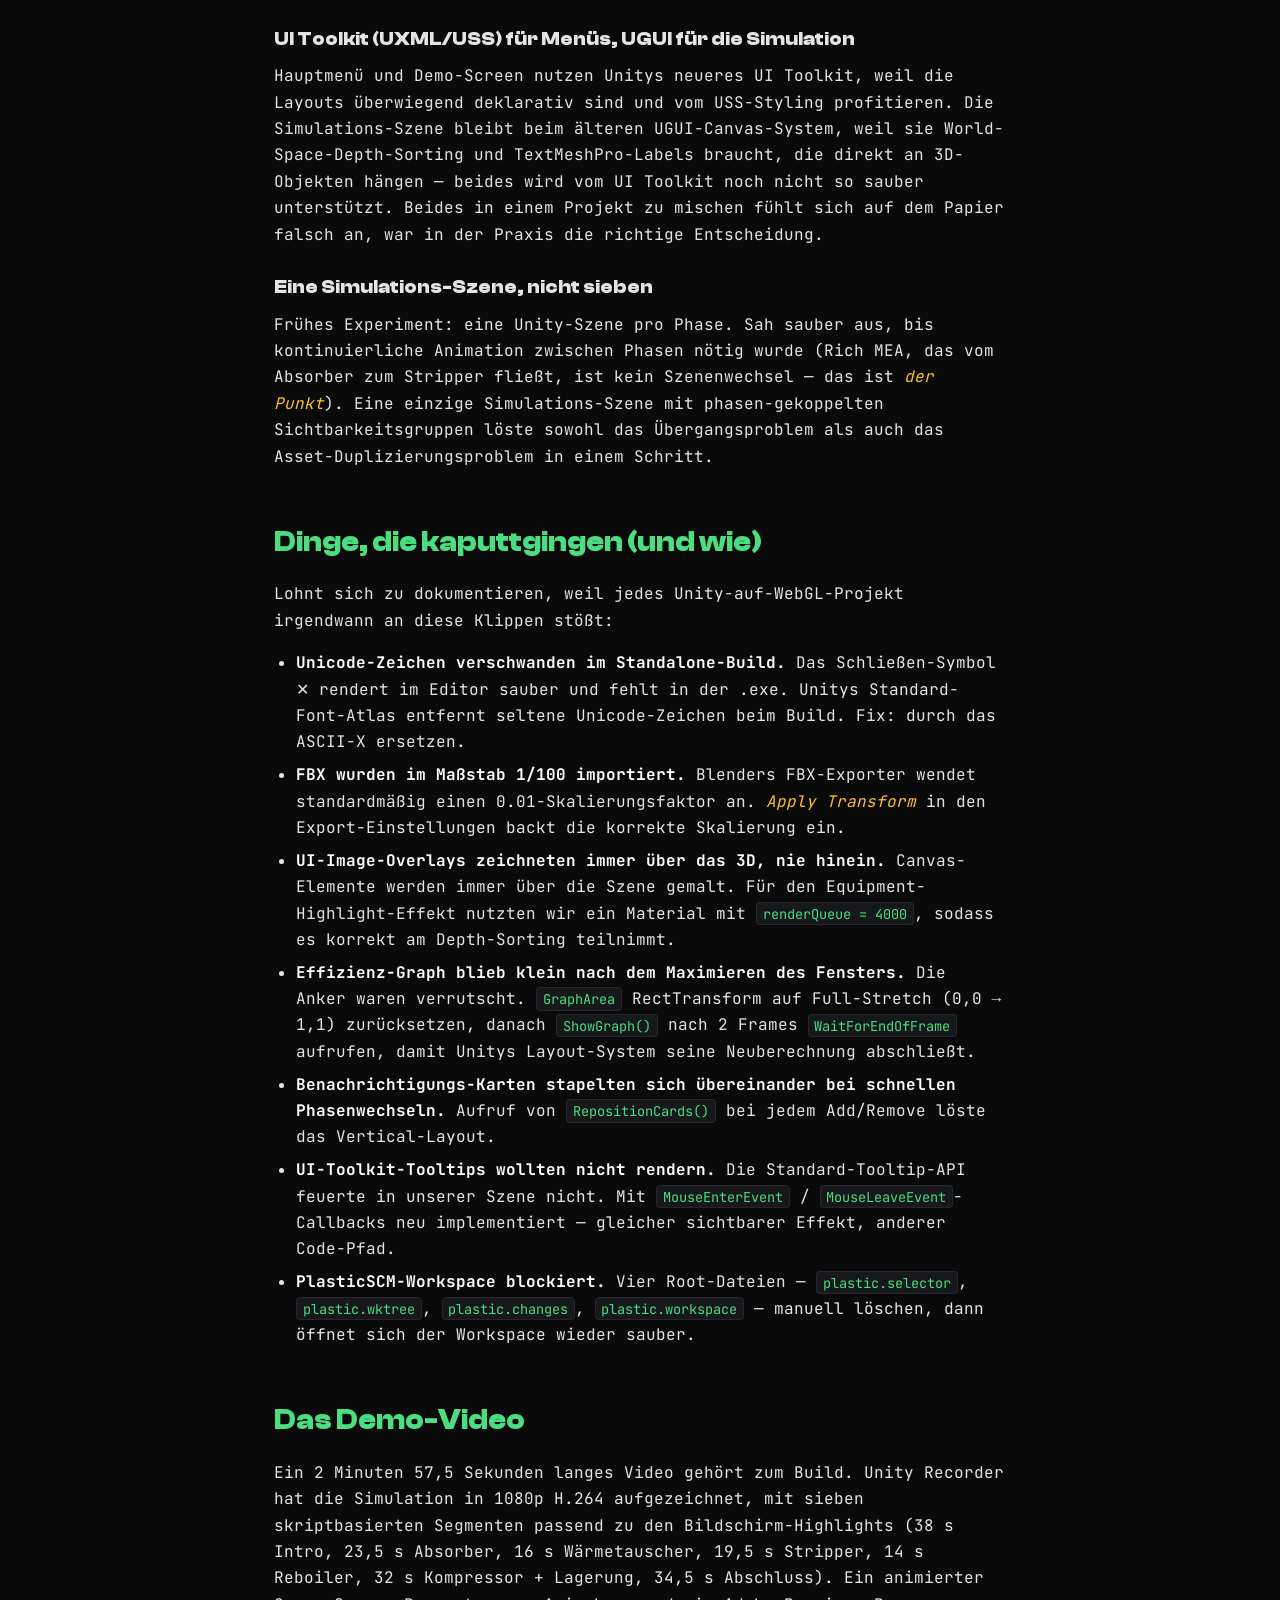
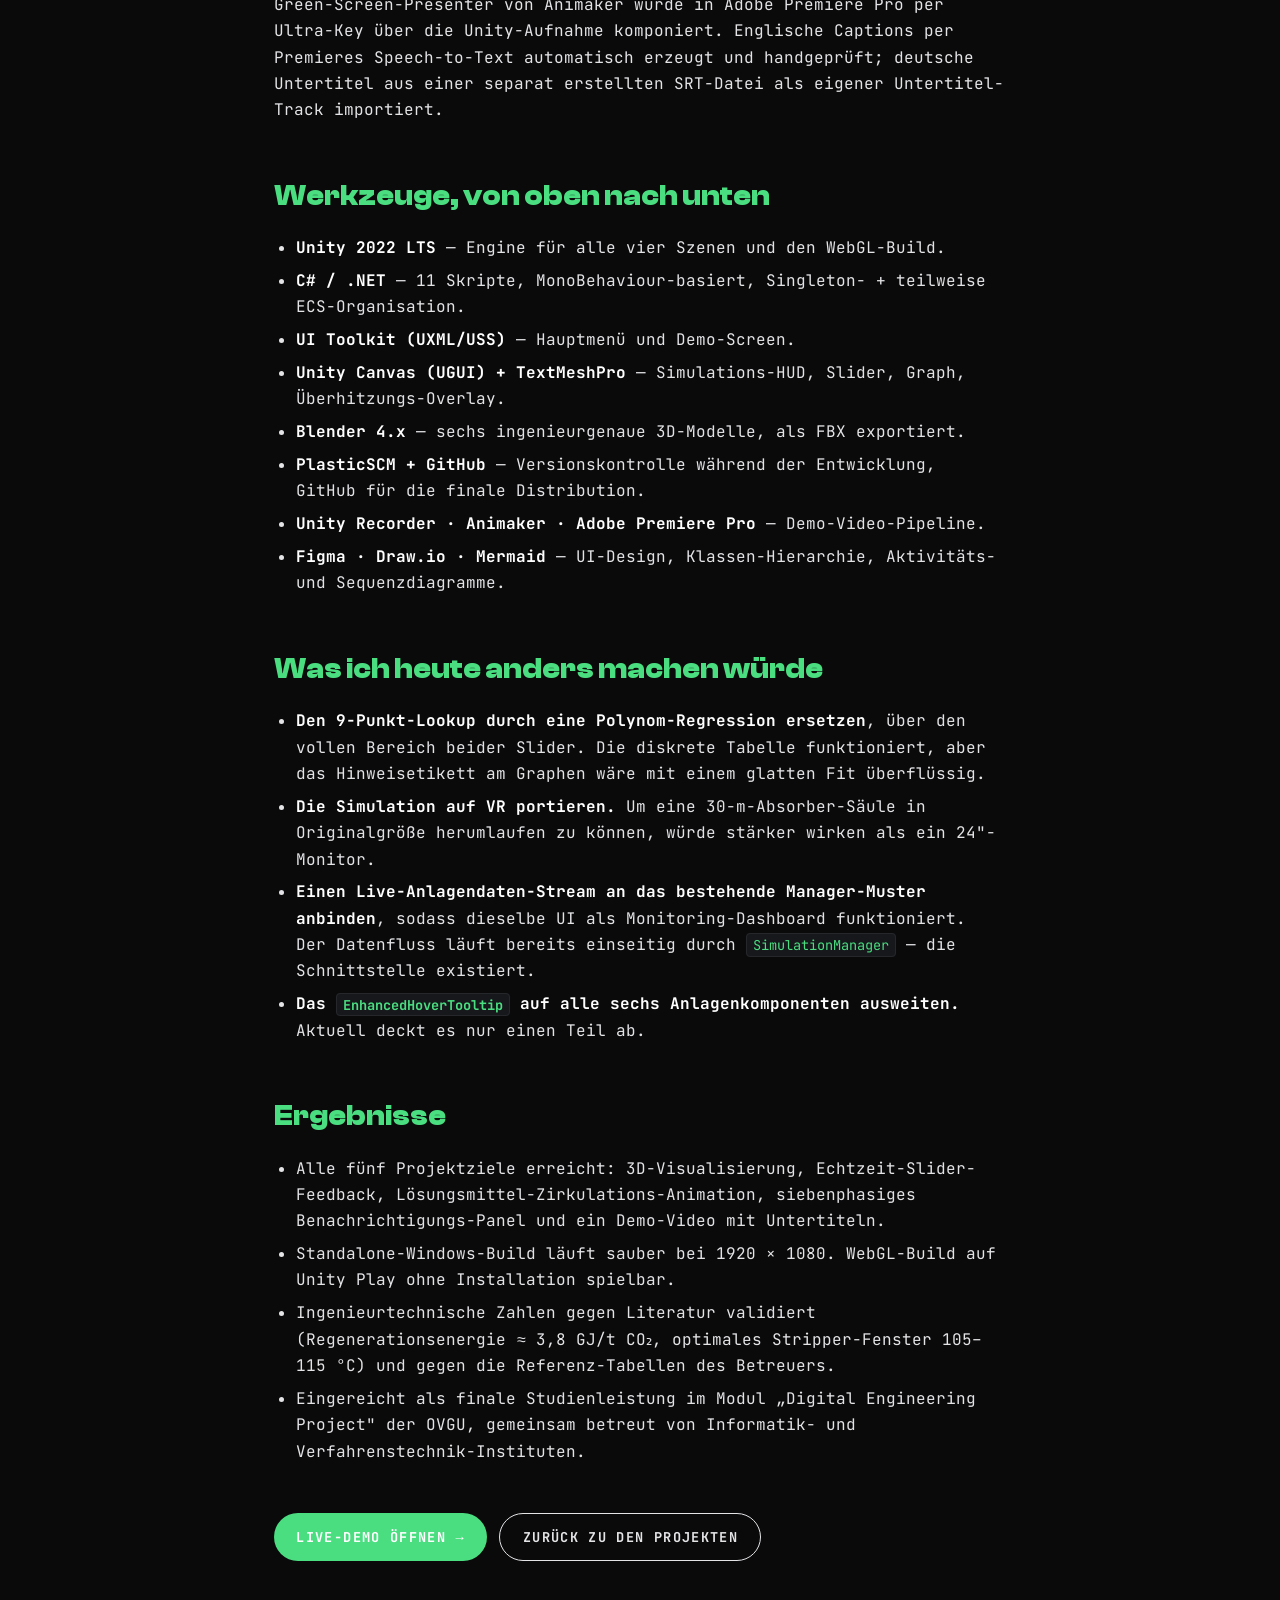
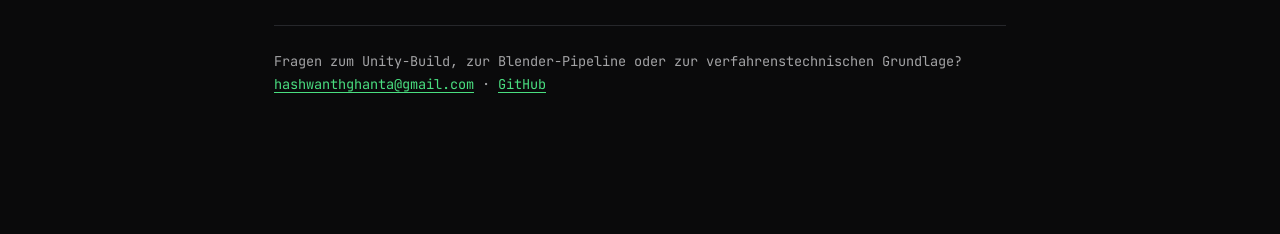
<file: projects/co2-simulation-de.html>
<!doctype html>
<html lang="de">
<head>
    <meta charset="utf-8">
    <meta name="viewport" content="width=device-width, initial-scale=1, viewport-fit=cover">
    <meta name="theme-color" content="#0A0A0B">
    <title>Case Study: Post-Combustion-CO₂-Abscheidungs-Simulation — Hashwanth Ghanta</title>
    <meta name="description" content="Wie ein fünfköpfiges OVGU-Magdeburg-Team eine interaktive Unity- + Blender-Simulation der Post-Combustion-CO₂-Abscheidung gebaut hat. Meine Rolle: Unity-, Blender- &amp; UI-Entwickler — Modellierung, Skripte, Demo-Screen, Interfaces, Walkthrough-Video.">
    <link rel="canonical" href="https://hashwanthghanta.github.io/projects/co2-simulation-de.html">
    <link rel="alternate" hreflang="en" href="https://hashwanthghanta.github.io/projects/co2-simulation.html">
    <link rel="alternate" hreflang="de" href="https://hashwanthghanta.github.io/projects/co2-simulation-de.html">
    <script>
        (function(){
            try { if (localStorage.getItem('lang') === 'en') location.replace('co2-simulation.html' + location.hash); } catch(e){}
        })();
    </script>
    <meta property="og:title" content="Case Study: Unity CO₂-Abscheidungs-Simulation — OVGU Magdeburg">
    <meta property="og:description" content="Fünfköpfiges OVGU-Team. Unity 2022 LTS + Blender 4.x. 1000-MW-Referenzkraftwerk, 30 wt% MEA, 90% Abscheideziel.">
    <meta property="og:image" content="https://hashwanthghanta.github.io/Images/co2-simulation.webp">
    <link rel="icon" type="image/svg+xml" href="data:image/svg+xml,%3Csvg xmlns='http://www.w3.org/2000/svg' viewBox='0 0 100 100'%3E%3Crect width='100' height='100' rx='20' fill='%230A0A0B'/%3E%3Ctext x='50' y='66' font-family='Inter,sans-serif' font-size='52' font-weight='900' fill='%234ADE80' text-anchor='middle'%3EHG%3C/text%3E%3C/svg%3E">
    <link rel="preload" href="../fonts/clash-700.woff2" as="font" type="font/woff2" crossorigin>
    <link rel="stylesheet" href="../css/tokens.css">
    <style>
        :root {
            --bg: var(--void); --text: var(--ink); --text-dim: var(--ink-dim);
            --accent-cool: var(--signal); --accent-cool-deep: var(--signal);
            --accent-warm: var(--signal); --accent-warm-soft: var(--amber);
            --border-soft: var(--line);
            --code-bg: var(--panel-2);
        }
        *,*::before,*::after { margin:0; padding:0; box-sizing:border-box; }
        body {
            font-family: var(--font-body);
            color: var(--ink); line-height: 1.65;
            background: var(--void);
            min-height: 100vh;
            -webkit-font-smoothing: antialiased;
        }
        :focus-visible { outline: 2.5px solid var(--signal); outline-offset: 3px; }
        a { color: var(--signal); text-underline-offset: 3px; }
        a:hover, a:focus-visible { color: var(--ink); }
        .wrap { max-width: 780px; margin: 0 auto; padding: clamp(2rem, 5vw, 4rem) 1.5rem 6rem; }
        .top-row {
            display: flex; justify-content: space-between; align-items: center;
            gap: 1rem; flex-wrap: wrap;
            margin-bottom: 2rem;
        }
        .back {
            display: inline-flex; align-items: center; gap: 0.4rem;
            font-size: 0.8rem; letter-spacing: 0.1em; text-transform: uppercase;
            color: var(--text-dim); text-decoration: none;
        }
        .back:hover { color: var(--text); }
        .lang-swap {
            font-family: 'JetBrains Mono', ui-monospace, monospace;
            font-size: 0.75rem;
            color: var(--text-dim); text-decoration: none;
            padding: 0.35rem 0.7rem;
            border: 1px solid var(--border-soft);
            border-radius: 999px;
        }
        .lang-swap:hover { color: var(--text); border-color: var(--accent-cool); }
        .eyebrow {
            font-family: 'JetBrains Mono', ui-monospace, monospace;
            font-size: 0.78rem; letter-spacing: 0.1em; text-transform: uppercase;
            color: var(--accent-cool);
            margin-bottom: 0.6rem;
        }
        h1 {
            font-family: var(--font-display);
            font-weight: 700;
            font-size: clamp(2.3rem, 6vw, 3.6rem);
            letter-spacing: -0.02em;
            line-height: 1.05;
            margin-bottom: 1rem;
        }
        .lede {
            font-size: 1.15rem;
            color: var(--text);
            max-width: 64ch;
            margin-bottom: 2rem;
        }
        .meta-strip {
            display: flex; flex-wrap: wrap; gap: 0.5rem;
            margin-bottom: 2.5rem;
        }
        .meta-tag {
            padding: 0.3rem 0.7rem;
            border: 1px solid var(--border-soft);
            border-radius: 9999px;
            font-size: 0.75rem; letter-spacing: 0.06em;
            color: var(--text-dim);
        }
        figure {
            margin: 0 0 2.5rem;
            border: 1px solid var(--border-soft);
            border-radius: 16px;
            overflow: hidden;
            background: rgba(20,20,20,0.4);
        }
        figure img { display:block; width: 100%; height: auto; }
        figcaption {
            padding: 0.65rem 1rem;
            font-size: 0.8rem;
            color: var(--text-dim);
            border-top: 1px solid var(--border-soft);
        }

        /* Unity Play live embed */
        .unity-embed {
            position: relative;
            margin: 0 0 2.5rem;
            border: 1px solid var(--border-soft);
            border-radius: 16px;
            overflow: hidden;
            background: #0a1628;
        }
        .unity-embed-frame {
            position: relative;
            width: 100%;
            aspect-ratio: 16 / 9;
        }
        .unity-embed iframe {
            position: absolute; inset: 0;
            width: 100%; height: 100%;
            border: 0;
            display: block;
        }
        .unity-embed-bar {
            display: flex; justify-content: space-between; align-items: center;
            gap: 0.75rem;
            padding: 0.7rem 1rem;
            font-size: 0.78rem;
            color: var(--text-dim);
            border-top: 1px solid var(--border-soft);
        }
        .unity-embed-bar strong { color: var(--text); font-weight: 600; }
        .unity-embed-pop {
            display: inline-flex; align-items: center; gap: 0.35rem;
            color: var(--accent-cool);
            text-decoration: none;
            font-weight: 600;
            white-space: nowrap;
        }
        .unity-embed-pop:hover, .unity-embed-pop:focus-visible { color: #fff; }
        .unity-embed-noscript {
            padding: 2rem 1.2rem;
            text-align: center;
            color: var(--text);
            font-size: 0.9rem;
        }
        h2 {
            font-family: var(--font-display);
            font-style: normal; font-weight: 700;
            font-size: 1.8rem;
            margin: 3rem 0 1rem;
            color: var(--accent-warm);
        }
        h3 {
            font-family: var(--font-display);
            font-style: normal;
            font-size: 1.2rem;
            margin: 1.5rem 0 0.5rem;
            color: var(--text);
        }
        p { margin-bottom: 1rem; }
        ul, ol { padding-left: 1.4rem; margin-bottom: 1rem; }
        li { margin-bottom: 0.4rem; }
        strong { color: #fff; font-weight: 600; }
        em { color: var(--accent-warm-soft); font-style: italic; }
        code, pre {
            font-family: 'JetBrains Mono', ui-monospace, Menlo, monospace;
            font-size: 0.85rem;
        }
        :not(pre) > code {
            padding: 0.1rem 0.35rem;
            background: var(--code-bg);
            border-radius: 4px;
            color: var(--accent-cool);
            border: 1px solid var(--border-soft);
        }
        pre {
            background: var(--code-bg);
            border: 1px solid var(--border-soft);
            border-radius: 10px;
            padding: 1rem 1.2rem;
            overflow-x: auto;
            margin: 1rem 0 1.5rem;
            line-height: 1.55;
            color: #cbd5e1;
        }

        .callout {
            margin: 1.5rem 0;
            padding: 1rem 1.2rem;
            border-left: 3px solid var(--accent-cool);
            background: rgba(8,145,178,0.1);
            border-radius: 0 10px 10px 0;
        }
        .callout-label {
            font-family: 'JetBrains Mono', monospace;
            font-size: 0.72rem; letter-spacing: 0.12em;
            text-transform: uppercase;
            color: var(--accent-cool);
            margin-bottom: 0.4rem;
        }

        .spec-table {
            width: 100%;
            border-collapse: collapse;
            margin: 1rem 0 1.5rem;
            font-size: 0.9rem;
        }
        .spec-table th, .spec-table td {
            text-align: left;
            padding: 0.55rem 0.85rem;
            border-bottom: 1px solid var(--border-soft);
        }
        .spec-table th {
            font-family: 'JetBrains Mono', monospace;
            font-size: 0.72rem; letter-spacing: 0.1em;
            text-transform: uppercase;
            color: var(--accent-cool);
            font-weight: 600;
        }
        .spec-table td { color: var(--text); }
        .spec-table tr:last-child th, .spec-table tr:last-child td { border-bottom: 0; }

        .team-grid {
            display: grid;
            grid-template-columns: repeat(auto-fit, minmax(220px, 1fr));
            gap: 0.75rem;
            margin: 1rem 0 1.5rem;
        }
        .team-card {
            padding: 0.85rem 1rem;
            border: 1px solid var(--border-soft);
            border-radius: 12px;
            background: rgba(20,20,20,0.45);
        }
        .team-card.me {
            border-color: var(--accent-cool);
            background: rgba(8,145,178,0.1);
        }
        .team-name {
            font-weight: 600; color: #fff;
            font-size: 0.95rem;
            margin-bottom: 0.2rem;
        }
        .team-role {
            font-family: 'JetBrains Mono', monospace;
            font-size: 0.72rem;
            color: var(--text-dim);
            letter-spacing: 0.04em;
        }

        .diagram {
            margin: 1.5rem 0;
            padding: 1.5rem;
            border: 1px solid var(--border-soft);
            border-radius: 14px;
            background: rgba(20,20,20,0.45);
        }
        .diagram svg { width: 100%; max-width: 100%; height: auto; }
        .cta-row {
            display: flex; flex-wrap: wrap; gap: 0.75rem;
            margin: 3rem 0 1rem;
        }
        .cta-btn {
            display: inline-flex; align-items: center; gap: 0.5rem;
            padding: 0.75rem 1.4rem;
            border-radius: 9999px;
            font-size: 0.85rem; letter-spacing: 0.1em; text-transform: uppercase;
            font-weight: 600;
            text-decoration: none;
            transition: transform 0.2s ease, background 0.2s ease;
        }
        .cta-primary { background: var(--accent-cool-deep); color: #fff; }
        .cta-primary:hover { transform: translateY(-2px); background: #0891b2; color: #fff; }
        .cta-ghost { border: 1.5px solid var(--text); color: var(--text); }
        .cta-ghost:hover { background: rgba(255,255,255,0.06); color: #fff; }
        .foot {
            margin-top: 4rem;
            padding-top: 1.5rem;
            border-top: 1px solid var(--border-soft);
            font-size: 0.85rem; color: var(--text-dim);
        }
    </style>
</head>
<body>
    <script>
        (function () {
            var t; try { t = localStorage.getItem("theme"); } catch (e) {}
            if (t !== "light" && t !== "dark") t = "dark";
            document.body.setAttribute("data-theme", t);
            document.documentElement.style.colorScheme = t;
        })();
    </script>
    <main class="wrap">
        <div class="top-row">
            <a href="../index.html#systems" class="back">← Zurück zum Portfolio · Systeme</a>
            <a href="co2-simulation.html" class="lang-swap" hreflang="en" lang="en" onclick="try{localStorage.setItem('lang','en')}catch(e){}">Read in English →</a>
        </div>

        <div class="eyebrow">Case Study · Unity 3D + Blender · OVGU Magdeburg · 2025</div>
        <h1>Visualisierung der Post-Combustion-CO₂-Abscheidung, von Anfang bis Ende</h1>
        <p class="lede">
            Ein fünfköpfiges Team hat eine interaktive Unity-Simulation der Post-Combustion-CO₂-Abscheidung für ein 1000-MW-Steinkohlekraftwerk gebaut — modelliert in Blender, geskriptet in C#, validiert gegen reale verfahrenstechnische Berechnungen. <strong>Meine Rolle: Unity-, Blender- &amp; UI-Entwickler.</strong> Ich habe die 3D-Anlagenmodelle gebaut, das Unity-Simulationsverhalten programmiert, jeden Screen und jedes Interface gestaltet, den kompletten Demo-Screen umgesetzt und das Walkthrough-Video produziert. Studienprojekt im M.Sc.-Studiengang Digital Engineering an der OVGU Magdeburg.
        </p>
        <div class="meta-strip">
            <span class="meta-tag">Rolle: Unity-, Blender- &amp; UI-Entwickler</span>
            <span class="meta-tag">Team: 5 (Digital + Verfahrenstechnik)</span>
            <span class="meta-tag">Stack: Unity 2022 LTS · C# · Blender 4.x</span>
            <span class="meta-tag">Status: Live auf Unity Play</span>
        </div>

        <figure>
            <img src="../Images/co2-simulation.webp" width="800" height="450" alt="Animiertes GIF der CO₂-Abscheidungs-Simulation: Rauchgas tritt links in den Absorber ein, rich MEA strömt zum Stripper rechts, CO₂-Moleküle füllen den Lagertank." loading="lazy" decoding="async">
            <figcaption>Die Simulation durchläuft ihre siebenphasige Coroutine — Rauchgas-Einlass, MEA-Absorption, Lösungsmittel-Transfer, Strippen, Kompression, Lagerung und Lean-MEA-Rückführung.</figcaption>
        </figure>

        <section class="unity-embed" aria-labelledby="unity-embed-heading">
            <h2 id="unity-embed-heading" style="position:absolute;width:1px;height:1px;padding:0;margin:-1px;overflow:hidden;clip:rect(0,0,0,0);white-space:nowrap;border:0;">Simulation starten</h2>
            <div class="unity-embed-frame">
                <iframe
                    src="https://play.unity.com/en/games/30f22392-532c-41e1-b925-6191a9ea99c2/post-combustion-co-carbon-capture"
                    title="Post-Combustion-CO₂-Abscheidungs-Simulation — spielbarer Unity-WebGL-Build"
                    loading="lazy"
                    allow="fullscreen; gamepad; autoplay"
                    allowfullscreen
                    referrerpolicy="strict-origin-when-cross-origin">
                </iframe>
                <noscript>
                    <p class="unity-embed-noscript">JavaScript wird benötigt, um den Unity-Build zu laden. <a href="https://play.unity.com/en/games/30f22392-532c-41e1-b925-6191a9ea99c2/post-combustion-co-carbon-capture">Simulation in neuem Tab öffnen →</a></p>
                </noscript>
            </div>
            <div class="unity-embed-bar">
                <span><strong>Direkt hier spielbar.</strong> Unity-Play-WebGL-Build — keine Installation nötig. In die Canvas klicken, um Tastatureingaben zu aktivieren.</span>
                <a class="unity-embed-pop" href="https://play.unity.com/en/games/30f22392-532c-41e1-b925-6191a9ea99c2/post-combustion-co-carbon-capture" target="_blank" rel="noopener noreferrer">
                    Vollbild öffnen
                    <svg viewBox="0 0 24 24" width="12" height="12" aria-hidden="true"><path d="M14 4h6v6M20 4 10 14M11 5H4v15h15v-7" fill="none" stroke="currentColor" stroke-width="2" stroke-linecap="round" stroke-linejoin="round"/></svg>
                </a>
            </div>
        </section>

        <h2>Die Aufgabenstellung</h2>
        <p>
            Im Modul „Digital Engineering Project" der OVGU müssen Teams einen komplexen industriellen Prozess <em>interaktiv begreifbar</em> machen — kein statisches Schaubild, kein vorgerendertes Animationsvideo, sondern etwas, das ein Studierender oder Ingenieur anfassen kann und die Auswirkungen direkt sieht.
        </p>
        <p>
            Unsere Aufgabe: Post-Combustion-CO₂-Abscheidung für ein Steinkohlekraftwerk — chemische Absorption mit Monoethanolamin (MEA), bezogen auf ein 1000-MW-Referenzkraftwerk. Das Ergebnis musste unter Windows installierbar sein, als geführtes Demo-Video mit englischen Captions und deutschen Untertiteln aufgezeichnet werden und durch einen verfahrenstechnischen Berechnungsbericht gestützt sein. Betreut von <strong>Dr.-Ing. David Broneske</strong> (Informatik) und <strong>Dr.-Ing. Nicole Vorhauer</strong> (Verfahrenstechnik).
        </p>

        <h2>Das Team</h2>
        <p>Eine fünfköpfige Zusammenarbeit über zwei Fachbereiche hinweg. Die Verfahrenstechniker waren für die Prozessauslegung und die Gleichungen hinter jedem Schwellenwert verantwortlich; die Digital-Engineers für die 3D-Modelle, die Unity-Szenen, das C#-Verhalten und alle Nutzer-Interfaces.</p>
        <div class="team-grid">
            <div class="team-card me">
                <div class="team-name">Hashwanth Ghanta — ich</div>
                <div class="team-role">Unity-, Blender- &amp; UI-Entwickler · Seiten, Interfaces, Demo-Screen, Walkthrough-Video, Simulationsverhalten</div>
            </div>
            <div class="team-card">
                <div class="team-name">Aishwarya Thonda</div>
                <div class="team-role">Digital Engineering · Unity- &amp; Blender-Entwicklerin</div>
            </div>
            <div class="team-card">
                <div class="team-name">Tejaswini Sri Raja</div>
                <div class="team-role">Digital Engineering · UI/UX &amp; Entwicklung</div>
            </div>
            <div class="team-card">
                <div class="team-name">Salman Al Asif Khan</div>
                <div class="team-role">Verfahrenstechnik · Prozessdesign &amp; -ablauf</div>
            </div>
            <div class="team-card">
                <div class="team-name">Rony Ahmed Rimon MD</div>
                <div class="team-role">Verfahrenstechnik · Prozessdesign &amp; -ablauf</div>
            </div>
        </div>
        <div class="callout">
            <div class="callout-label">Credits, wo sie hingehören</div>
            <p>Der <strong>chemische Prozessablauf</strong> — die Reihenfolge der Schritte, die Massenbilanz-Annahmen pro Einheit, die Temperaturgrenzen — stammt von <strong>Salman</strong> und <strong>Rony</strong>. Ohne diese Arbeit wäre die Simulation nur Animation, kein Modell.</p>
        </div>

        <h2>Der Prozess, in einem Absatz</h2>
        <p>
            Rauchgas aus einem Steinkohlekraftwerk tritt unten in den <strong>Absorber</strong> ein und strömt nach oben. Ein 30-Gewichtsprozent-MEA-Lösungsmittel rieselt im Gegenstrom von oben herunter und absorbiert das CO₂ chemisch zu <em>rich MEA</em>. Das rich MEA wird über einen <strong>Wärmetauscher</strong> in den <strong>Stripper</strong> gepumpt, wo ein <strong>Reboiler</strong> es so weit aufheizt, dass das gebundene CO₂ als konzentrierter Gasstrom freigesetzt wird. Das regenerierte <em>lean MEA</em> kehrt zum Absorber zurück, das freigesetzte CO₂ wandert in den <strong>Lagertank</strong> zur Kompression und Weiterverwendung. Das gesamte System hängt an der Temperatur — zu heiß im Absorber, und das Lösungsmittel absorbiert nicht mehr; zu kalt im Stripper, und es gibt nicht mehr frei, was es gebunden hat.
        </p>

        <h2>Ingenieurtechnische Grundlage — die echten Zahlen</h2>
        <p>Jede Dimension in der 3D-Szene und jeder Schwellenwert in den C#-Skripten lässt sich auf den Berechnungsbericht der Verfahrenstechniker zurückführen:</p>
        <table class="spec-table" aria-label="Ingenieurtechnische Grundlage — Prozessparameter">
            <tbody>
                <tr><th>Referenzkraftwerk</th><td>1000 MW Netto-Steinkohlekraftwerk</td></tr>
                <tr><th>Lösungsmittel</th><td>30 wt% Monoethanolamin (MEA) in Wasser</td></tr>
                <tr><th>Abscheideziel</th><td>90 % des eingehenden CO₂</td></tr>
                <tr><th>Rauchgas-Strom</th><td>3.500.000 Nm³/h (43,41 kmol/s)</td></tr>
                <tr><th>Abgeschiedenes CO₂</th><td>232 kg/s → ≈ 6,68 Mt / Jahr (8000 Betriebsstunden)</td></tr>
                <tr><th>Absorber-Höhe</th><td>30 m (NTU = 15, HTU = 2 m)</td></tr>
                <tr><th>Stripper-Höhe</th><td>40 m (NTU = 20, HTU = 2 m)</td></tr>
                <tr><th>Regenerationsenergie</th><td>≈ 3,8 GJ / t CO₂ (im Bereich industrieller Benchmarks)</td></tr>
            </tbody>
        </table>
        <div class="callout">
            <div class="callout-label">Woher die Zahlen kommen</div>
            <p>Die 30 m Absorber-Höhe sind keine ästhetische Wahl — sie sind NTU × HTU. Die 125 °C Überhitzungsschwelle ist nicht beliebig — bei dieser Temperatur beginnt MEA zu degradieren und die Stripper-Effizienzkurve bricht in der Literatur ab.</p>
        </div>

        <h2>Architektur</h2>
        <p>
            Die Anwendung besteht aus vier Unity-Szenen — Splash, Hauptmenü, Simulation und Demo — angetrieben von 11 C#-Skripten. Die Simulations-Szene ist das Herz des Projekts: ein zentraler <code>SimulationManager</code> fährt den gesamten Prozess als Coroutine namens <code>RunSimulationSequence()</code> ab, und mehrere unterstützende Manager übernehmen jeweils eine Aufgabe (Audio, Benachrichtigungen, Hover-Tooltips, Effizienz-Graph, Partikelsysteme, Überhitzungs-Watchdog).
        </p>

        <div class="diagram">
            <svg viewBox="0 0 700 320" xmlns="http://www.w3.org/2000/svg" role="img" aria-label="Architektur: SimulationManager-Coroutine fährt sieben Phasen ab und sendet an NotificationManager, AudioManager, Partikel-Spawner, den Graph und einen Überhitzungs-Watchdog. UI-Slider speisen Werte zurück in den Manager.">
                <defs>
                    <marker id="ar" viewBox="0 0 10 10" refX="9" refY="5" markerWidth="6" markerHeight="6" orient="auto-start-reverse">
                        <path d="M0,0 L10,5 L0,10 z" fill="#67e8f9"/>
                    </marker>
                </defs>
                <rect x="240" y="20" width="220" height="56" rx="10" fill="rgba(8,145,178,0.18)" stroke="#67e8f9" stroke-width="1.5"/>
                <text x="350" y="44" fill="#ffffff" font-family="Inter, sans-serif" font-weight="600" font-size="14" text-anchor="middle">SimulationManager.cs</text>
                <text x="350" y="62" fill="rgba(215,226,234,0.7)" font-family="JetBrains Mono, monospace" font-size="11" text-anchor="middle">RunSimulationSequence() · 7 Phasen</text>

                <rect x="20" y="28" width="160" height="40" rx="8" fill="rgba(255,107,53,0.15)" stroke="#ffb07a" stroke-width="1.2"/>
                <text x="100" y="44" fill="#ffffff" font-family="Inter, sans-serif" font-weight="600" font-size="12" text-anchor="middle">Absorber-Slider</text>
                <text x="100" y="60" fill="rgba(215,226,234,0.65)" font-family="JetBrains Mono, monospace" font-size="10" text-anchor="middle">0–65 °C · Default 25</text>
                <line x1="180" y1="48" x2="238" y2="48" stroke="#67e8f9" stroke-width="1.2" marker-end="url(#ar)"/>

                <rect x="520" y="28" width="160" height="40" rx="8" fill="rgba(255,107,53,0.15)" stroke="#ffb07a" stroke-width="1.2"/>
                <text x="600" y="44" fill="#ffffff" font-family="Inter, sans-serif" font-weight="600" font-size="12" text-anchor="middle">Stripper-Slider</text>
                <text x="600" y="60" fill="rgba(215,226,234,0.65)" font-family="JetBrains Mono, monospace" font-size="10" text-anchor="middle">75–125 °C · Default 110</text>
                <line x1="520" y1="48" x2="462" y2="48" stroke="#67e8f9" stroke-width="1.2" marker-end="url(#ar)"/>

                <rect x="20"  y="130" width="160" height="44" rx="8" fill="rgba(20,20,20,0.7)" stroke="#cbd5e1" stroke-width="1"/>
                <text x="100" y="148" fill="#ffffff" font-family="Inter, sans-serif" font-weight="600" font-size="12" text-anchor="middle">CO2Spawner</text>
                <text x="100" y="164" fill="rgba(215,226,234,0.6)" font-family="JetBrains Mono, monospace" font-size="10" text-anchor="middle">Tank-Moleküle</text>

                <rect x="200" y="130" width="160" height="44" rx="8" fill="rgba(20,20,20,0.7)" stroke="#cbd5e1" stroke-width="1"/>
                <text x="280" y="148" fill="#ffffff" font-family="Inter, sans-serif" font-weight="600" font-size="12" text-anchor="middle">ArrowFollower</text>
                <text x="280" y="164" fill="rgba(215,226,234,0.6)" font-family="JetBrains Mono, monospace" font-size="10" text-anchor="middle">MEA-Flussrichtung</text>

                <rect x="380" y="130" width="160" height="44" rx="8" fill="rgba(20,20,20,0.7)" stroke="#cbd5e1" stroke-width="1"/>
                <text x="460" y="148" fill="#ffffff" font-family="Inter, sans-serif" font-weight="600" font-size="12" text-anchor="middle">GraphManager</text>
                <text x="460" y="164" fill="rgba(215,226,234,0.6)" font-family="JetBrains Mono, monospace" font-size="10" text-anchor="middle">Effizienz vs T</text>

                <rect x="560" y="130" width="120" height="44" rx="8" fill="rgba(20,20,20,0.7)" stroke="#cbd5e1" stroke-width="1"/>
                <text x="620" y="148" fill="#ffffff" font-family="Inter, sans-serif" font-weight="600" font-size="12" text-anchor="middle">UIBlinker</text>
                <text x="620" y="164" fill="rgba(215,226,234,0.6)" font-family="JetBrains Mono, monospace" font-size="10" text-anchor="middle">Phasen-Aufmerksamkeit</text>

                <line x1="220" y1="76" x2="100" y2="128" stroke="#67e8f9" stroke-width="1" stroke-dasharray="4 3"/>
                <line x1="280" y1="76" x2="280" y2="128" stroke="#67e8f9" stroke-width="1" stroke-dasharray="4 3"/>
                <line x1="400" y1="76" x2="460" y2="128" stroke="#67e8f9" stroke-width="1" stroke-dasharray="4 3"/>
                <line x1="470" y1="76" x2="620" y2="128" stroke="#67e8f9" stroke-width="1" stroke-dasharray="4 3"/>

                <rect x="20"  y="220" width="200" height="44" rx="8" fill="rgba(20,20,20,0.7)" stroke="#cbd5e1" stroke-width="1"/>
                <text x="120" y="238" fill="#ffffff" font-family="Inter, sans-serif" font-weight="600" font-size="12" text-anchor="middle">NotificationManager</text>
                <text x="120" y="254" fill="rgba(215,226,234,0.6)" font-family="JetBrains Mono, monospace" font-size="10" text-anchor="middle">Phasen-Karten · Scroll-Panel</text>

                <rect x="245" y="220" width="200" height="44" rx="8" fill="rgba(20,20,20,0.7)" stroke="#cbd5e1" stroke-width="1"/>
                <text x="345" y="238" fill="#ffffff" font-family="Inter, sans-serif" font-weight="600" font-size="12" text-anchor="middle">AudioManager</text>
                <text x="345" y="254" fill="rgba(215,226,234,0.6)" font-family="JetBrains Mono, monospace" font-size="10" text-anchor="middle">Phasen-gekoppelter 3D-Sound</text>

                <rect x="470" y="220" width="210" height="44" rx="8" fill="rgba(239,68,68,0.15)" stroke="#fca5a5" stroke-width="1.2"/>
                <text x="575" y="238" fill="#ffffff" font-family="Inter, sans-serif" font-weight="600" font-size="12" text-anchor="middle">OverheatAlertManager</text>
                <text x="575" y="254" fill="rgba(252,165,165,0.85)" font-family="JetBrains Mono, monospace" font-size="10" text-anchor="middle">stoppt alles bei 125 °C</text>

                <line x1="300" y1="76" x2="160" y2="218" stroke="#67e8f9" stroke-width="1" stroke-dasharray="4 3"/>
                <line x1="350" y1="76" x2="345" y2="218" stroke="#67e8f9" stroke-width="1" stroke-dasharray="4 3"/>
                <line x1="420" y1="76" x2="555" y2="218" stroke="#fca5a5" stroke-width="1" stroke-dasharray="4 3"/>

                <text x="350" y="300" fill="rgba(215,226,234,0.55)" font-family="JetBrains Mono, monospace" font-size="10" text-anchor="middle">11 C#-Skripte · MonoBehaviour · Singleton-Manager · teilweise ECS-Gruppierung</text>
            </svg>
        </div>

        <h3>Die sieben Phasen von <code>RunSimulationSequence()</code></h3>
        <p>
            Eine Coroutine treibt den gesamten Prozess an. Jede Phase wartet mit einem eigenen <code>WaitWithChecks()</code>, sodass das Timing sauber pausiert, wenn der Nutzer auf Pause drückt — oder wenn der Überhitzungs-Watchdog auslöst.
        </p>
        <ol>
            <li><strong>MEA-Dusche:</strong> Lean-Lösungsmittel beginnt oben in den Absorber zu strömen.</li>
            <li><strong>Rauchgas-Einlass:</strong> CO₂-reiches Rauchgas tritt unten in den Absorber ein.</li>
            <li><strong>Absorption:</strong> MEA reagiert mit CO₂; Partikelfarben und Emissionsraten ändern sich live mit dem Absorber-Slider.</li>
            <li><strong>Lösungsmittel-Transfer:</strong> Rich MEA wird über den Wärmetauscher in den Stripper gepumpt.</li>
            <li><strong>Strippen:</strong> Reboiler erhitzt das Rich MEA; weißer Dampf steigt auf, CO₂ wird freigesetzt.</li>
            <li><strong>Kompression &amp; Lagerung:</strong> freigesetztes CO₂ entsteht als 3D-Moleküle, die den Lagertank füllen.</li>
            <li><strong>Lean-MEA-Rückführung:</strong> regeneriertes Lösungsmittel kehrt zum Absorber zurück, der Zyklus beginnt erneut.</li>
        </ol>

        <h2>Entscheidungen und Trade-offs</h2>

        <h3>Referenz-Tabelle vs. kontinuierliches Modell</h3>
        <p>
            Die Verfahrenstechniker lieferten eine Referenz-Tabelle mit neun Stützstellen für die Abscheideffizienz vs. Temperatur (Absorber: 97 % bei 25 °C → 61,8 % bei 65 °C; Stripper: 78 % bei 85 °C → 94,5 % bei 110 °C). Ursprünglich war ein Polynom-Fit mit Live-Berechnung geplant. Wir haben uns für die Lookup-Tabelle entschieden — schnell im WebGL, exakt an den Referenzpunkten des Betreuers, und ein Hinweisetikett am Graphen kommuniziert klar, dass es sich um eine didaktische Hilfe handelt, nicht um ein verfahrenstechnisches Modell.
        </p>
        <div class="callout">
            <div class="callout-label">Erkenntnis</div>
            <p>Für ein Lernwerkzeug schlägt eine deterministische Referenz-Tabelle einen Polynom-Fit, der Abweichungen still überdeckt. Das Hinweisetikett am Graphen macht den Modellumfang explizit, statt vorzutäuschen, die Lookup-Tabelle sei eine kontinuierliche Physik-Engine.</p>
        </div>

        <h3>Erst Blender, dann Unity</h3>
        <p>
            Alle sechs Anlagenkomponenten — Absorber, Stripper, Reboiler, Wärmetauscher, Kompressor, CO₂-Lagertank — wurden in Blender 4.x modelliert, bevor irgendetwas in Unity wanderte. Die interne Packungsstruktur in den Säulen entstand als wiederholendes Mesh-Muster; Rohrleitungen wurden über Blenders Curve-to-Mesh-Workflow gebaut, sodass die Biegungen glatt sind, ohne dass jeder Polygon-Punkt manuell gesetzt werden musste. Jedes Modell wurde als FBX mit <strong>Apply Transform aktiviert</strong> exportiert — ohne dieses Flag landet Blenders Z-up-Koordinatensystem in Unitys Y-up-Welt um 90 ° verdreht und im Maßstab 1/100.
        </p>

        <h3>UI Toolkit (UXML/USS) für Menüs, UGUI für die Simulation</h3>
        <p>
            Hauptmenü und Demo-Screen nutzen Unitys neueres UI Toolkit, weil die Layouts überwiegend deklarativ sind und vom USS-Styling profitieren. Die Simulations-Szene bleibt beim älteren UGUI-Canvas-System, weil sie World-Space-Depth-Sorting und TextMeshPro-Labels braucht, die direkt an 3D-Objekten hängen — beides wird vom UI Toolkit noch nicht so sauber unterstützt. Beides in einem Projekt zu mischen fühlt sich auf dem Papier falsch an, war in der Praxis die richtige Entscheidung.
        </p>

        <h3>Eine Simulations-Szene, nicht sieben</h3>
        <p>
            Frühes Experiment: eine Unity-Szene pro Phase. Sah sauber aus, bis kontinuierliche Animation zwischen Phasen nötig wurde (Rich MEA, das vom Absorber zum Stripper fließt, ist kein Szenenwechsel — das ist <em>der Punkt</em>). Eine einzige Simulations-Szene mit phasen-gekoppelten Sichtbarkeitsgruppen löste sowohl das Übergangsproblem als auch das Asset-Duplizierungsproblem in einem Schritt.
        </p>

        <h2>Dinge, die kaputtgingen (und wie)</h2>
        <p>Lohnt sich zu dokumentieren, weil jedes Unity-auf-WebGL-Projekt irgendwann an diese Klippen stößt:</p>
        <ul>
            <li><strong>Unicode-Zeichen verschwanden im Standalone-Build.</strong> Das Schließen-Symbol ✕ rendert im Editor sauber und fehlt in der .exe. Unitys Standard-Font-Atlas entfernt seltene Unicode-Zeichen beim Build. Fix: durch das ASCII-X ersetzen.</li>
            <li><strong>FBX wurden im Maßstab 1/100 importiert.</strong> Blenders FBX-Exporter wendet standardmäßig einen 0.01-Skalierungsfaktor an. <em>Apply Transform</em> in den Export-Einstellungen backt die korrekte Skalierung ein.</li>
            <li><strong>UI-Image-Overlays zeichneten immer über das 3D, nie hinein.</strong> Canvas-Elemente werden immer über die Szene gemalt. Für den Equipment-Highlight-Effekt nutzten wir ein Material mit <code>renderQueue = 4000</code>, sodass es korrekt am Depth-Sorting teilnimmt.</li>
            <li><strong>Effizienz-Graph blieb klein nach dem Maximieren des Fensters.</strong> Die Anker waren verrutscht. <code>GraphArea</code> RectTransform auf Full-Stretch (0,0 → 1,1) zurücksetzen, danach <code>ShowGraph()</code> nach 2 Frames <code>WaitForEndOfFrame</code> aufrufen, damit Unitys Layout-System seine Neuberechnung abschließt.</li>
            <li><strong>Benachrichtigungs-Karten stapelten sich übereinander bei schnellen Phasenwechseln.</strong> Aufruf von <code>RepositionCards()</code> bei jedem Add/Remove löste das Vertical-Layout.</li>
            <li><strong>UI-Toolkit-Tooltips wollten nicht rendern.</strong> Die Standard-Tooltip-API feuerte in unserer Szene nicht. Mit <code>MouseEnterEvent</code> / <code>MouseLeaveEvent</code>-Callbacks neu implementiert — gleicher sichtbarer Effekt, anderer Code-Pfad.</li>
            <li><strong>PlasticSCM-Workspace blockiert.</strong> Vier Root-Dateien — <code>plastic.selector</code>, <code>plastic.wktree</code>, <code>plastic.changes</code>, <code>plastic.workspace</code> — manuell löschen, dann öffnet sich der Workspace wieder sauber.</li>
        </ul>

        <h2>Das Demo-Video</h2>
        <p>
            Ein 2 Minuten 57,5 Sekunden langes Video gehört zum Build. Unity Recorder hat die Simulation in 1080p H.264 aufgezeichnet, mit sieben skriptbasierten Segmenten passend zu den Bildschirm-Highlights (38 s Intro, 23,5 s Absorber, 16 s Wärmetauscher, 19,5 s Stripper, 14 s Reboiler, 32 s Kompressor + Lagerung, 34,5 s Abschluss). Ein animierter Green-Screen-Presenter von Animaker wurde in Adobe Premiere Pro per Ultra-Key über die Unity-Aufnahme komponiert. Englische Captions per Premieres Speech-to-Text automatisch erzeugt und handgeprüft; deutsche Untertitel aus einer separat erstellten SRT-Datei als eigener Untertitel-Track importiert.
        </p>

        <h2>Werkzeuge, von oben nach unten</h2>
        <ul>
            <li><strong>Unity 2022 LTS</strong> — Engine für alle vier Szenen und den WebGL-Build.</li>
            <li><strong>C# / .NET</strong> — 11 Skripte, MonoBehaviour-basiert, Singleton- + teilweise ECS-Organisation.</li>
            <li><strong>UI Toolkit (UXML/USS)</strong> — Hauptmenü und Demo-Screen.</li>
            <li><strong>Unity Canvas (UGUI) + TextMeshPro</strong> — Simulations-HUD, Slider, Graph, Überhitzungs-Overlay.</li>
            <li><strong>Blender 4.x</strong> — sechs ingenieurgenaue 3D-Modelle, als FBX exportiert.</li>
            <li><strong>PlasticSCM + GitHub</strong> — Versionskontrolle während der Entwicklung, GitHub für die finale Distribution.</li>
            <li><strong>Unity Recorder · Animaker · Adobe Premiere Pro</strong> — Demo-Video-Pipeline.</li>
            <li><strong>Figma · Draw.io · Mermaid</strong> — UI-Design, Klassen-Hierarchie, Aktivitäts- und Sequenzdiagramme.</li>
        </ul>

        <h2>Was ich heute anders machen würde</h2>
        <ul>
            <li><strong>Den 9-Punkt-Lookup durch eine Polynom-Regression ersetzen</strong>, über den vollen Bereich beider Slider. Die diskrete Tabelle funktioniert, aber das Hinweisetikett am Graphen wäre mit einem glatten Fit überflüssig.</li>
            <li><strong>Die Simulation auf VR portieren.</strong> Um eine 30-m-Absorber-Säule in Originalgröße herumlaufen zu können, würde stärker wirken als ein 24"-Monitor.</li>
            <li><strong>Einen Live-Anlagendaten-Stream an das bestehende Manager-Muster anbinden</strong>, sodass dieselbe UI als Monitoring-Dashboard funktioniert. Der Datenfluss läuft bereits einseitig durch <code>SimulationManager</code> — die Schnittstelle existiert.</li>
            <li><strong>Das <code>EnhancedHoverTooltip</code> auf alle sechs Anlagenkomponenten ausweiten.</strong> Aktuell deckt es nur einen Teil ab.</li>
        </ul>

        <h2>Ergebnisse</h2>
        <ul>
            <li>Alle fünf Projektziele erreicht: 3D-Visualisierung, Echtzeit-Slider-Feedback, Lösungsmittel-Zirkulations-Animation, siebenphasiges Benachrichtigungs-Panel und ein Demo-Video mit Untertiteln.</li>
            <li>Standalone-Windows-Build läuft sauber bei 1920 × 1080. WebGL-Build auf Unity Play ohne Installation spielbar.</li>
            <li>Ingenieurtechnische Zahlen gegen Literatur validiert (Regenerationsenergie ≈ 3,8 GJ/t CO₂, optimales Stripper-Fenster 105–115 °C) und gegen die Referenz-Tabellen des Betreuers.</li>
            <li>Eingereicht als finale Studienleistung im Modul „Digital Engineering Project" der OVGU, gemeinsam betreut von Informatik- und Verfahrenstechnik-Instituten.</li>
        </ul>

        <div class="cta-row">
            <a class="cta-btn cta-primary" href="https://play.unity.com/en/games/30f22392-532c-41e1-b925-6191a9ea99c2/post-combustion-co-carbon-capture" target="_blank" rel="noopener noreferrer">
                Live-Demo öffnen →
            </a>
            <a class="cta-btn cta-ghost" href="../index.html#systems">Zurück zu den Projekten</a>
        </div>

        <p class="foot">Fragen zum Unity-Build, zur Blender-Pipeline oder zur verfahrenstechnischen Grundlage? <a href="mailto:hashwanthghanta@gmail.com">hashwanthghanta@gmail.com</a> · <a href="https://github.com/hashwanthghanta" target="_blank" rel="noopener noreferrer">GitHub</a></p>
    </main>
<style>
  .reveal-init { opacity: 0; transform: translateY(22px); }
  .reveal-in { opacity: 1; transform: none; transition: opacity .7s cubic-bezier(.16,1,.3,1), transform .7s cubic-bezier(.16,1,.3,1); }
  @media (prefers-reduced-motion: reduce){ .reveal-init{opacity:1;transform:none} }
</style>
<script>
(function(){
  if (window.matchMedia('(prefers-reduced-motion: reduce)').matches) return;
  if (!('IntersectionObserver' in window)) return;
  var els = document.querySelectorAll('h2, figure, .unity-embed, .callout, table, .team-grid, .diagram, .meta-strip, .lede, .spec-table');
  els.forEach(function(el){ el.classList.add('reveal-init'); });
  var io = new IntersectionObserver(function(es){
    es.forEach(function(en){ if(en.isIntersecting){ en.target.classList.add('reveal-in'); io.unobserve(en.target); } });
  }, { threshold: 0.1, rootMargin: '0px 0px -6% 0px' });
  els.forEach(function(el){ io.observe(el); });
})();
</script>
</body>
</html>
</file>
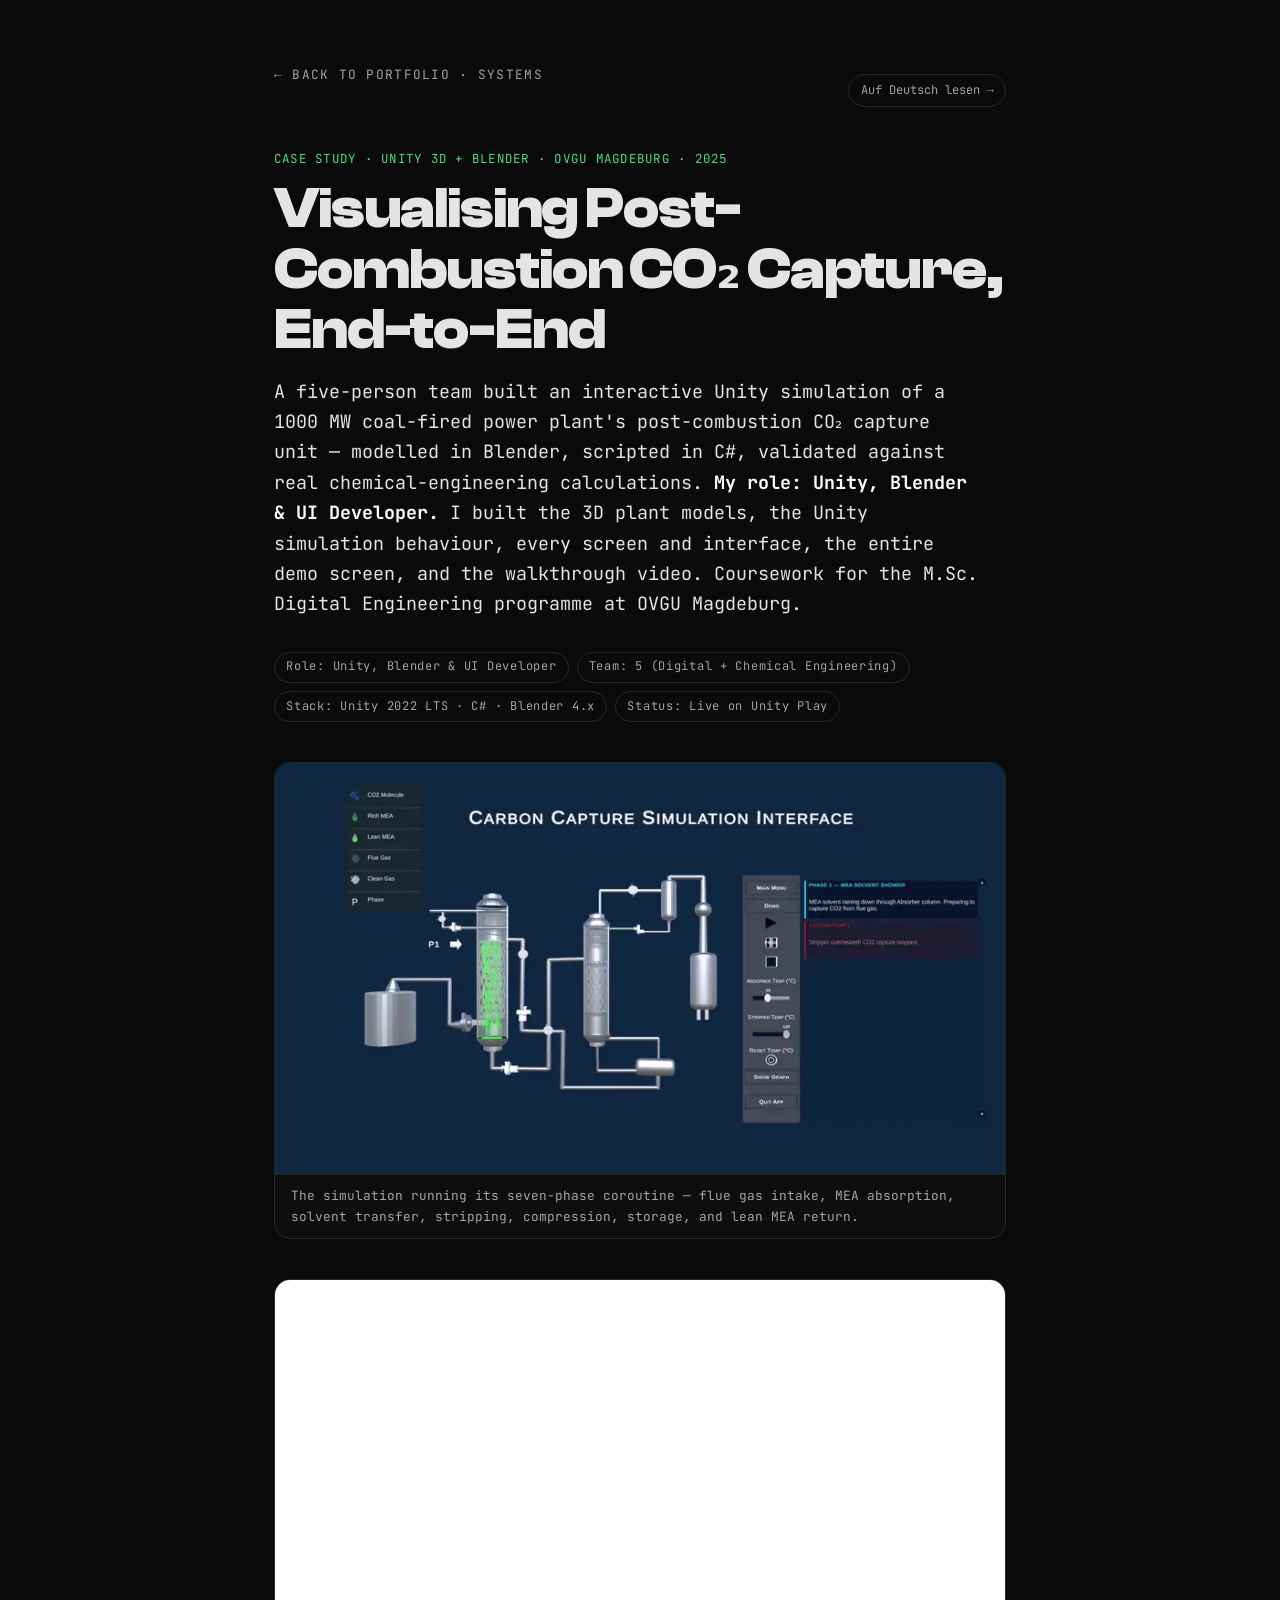
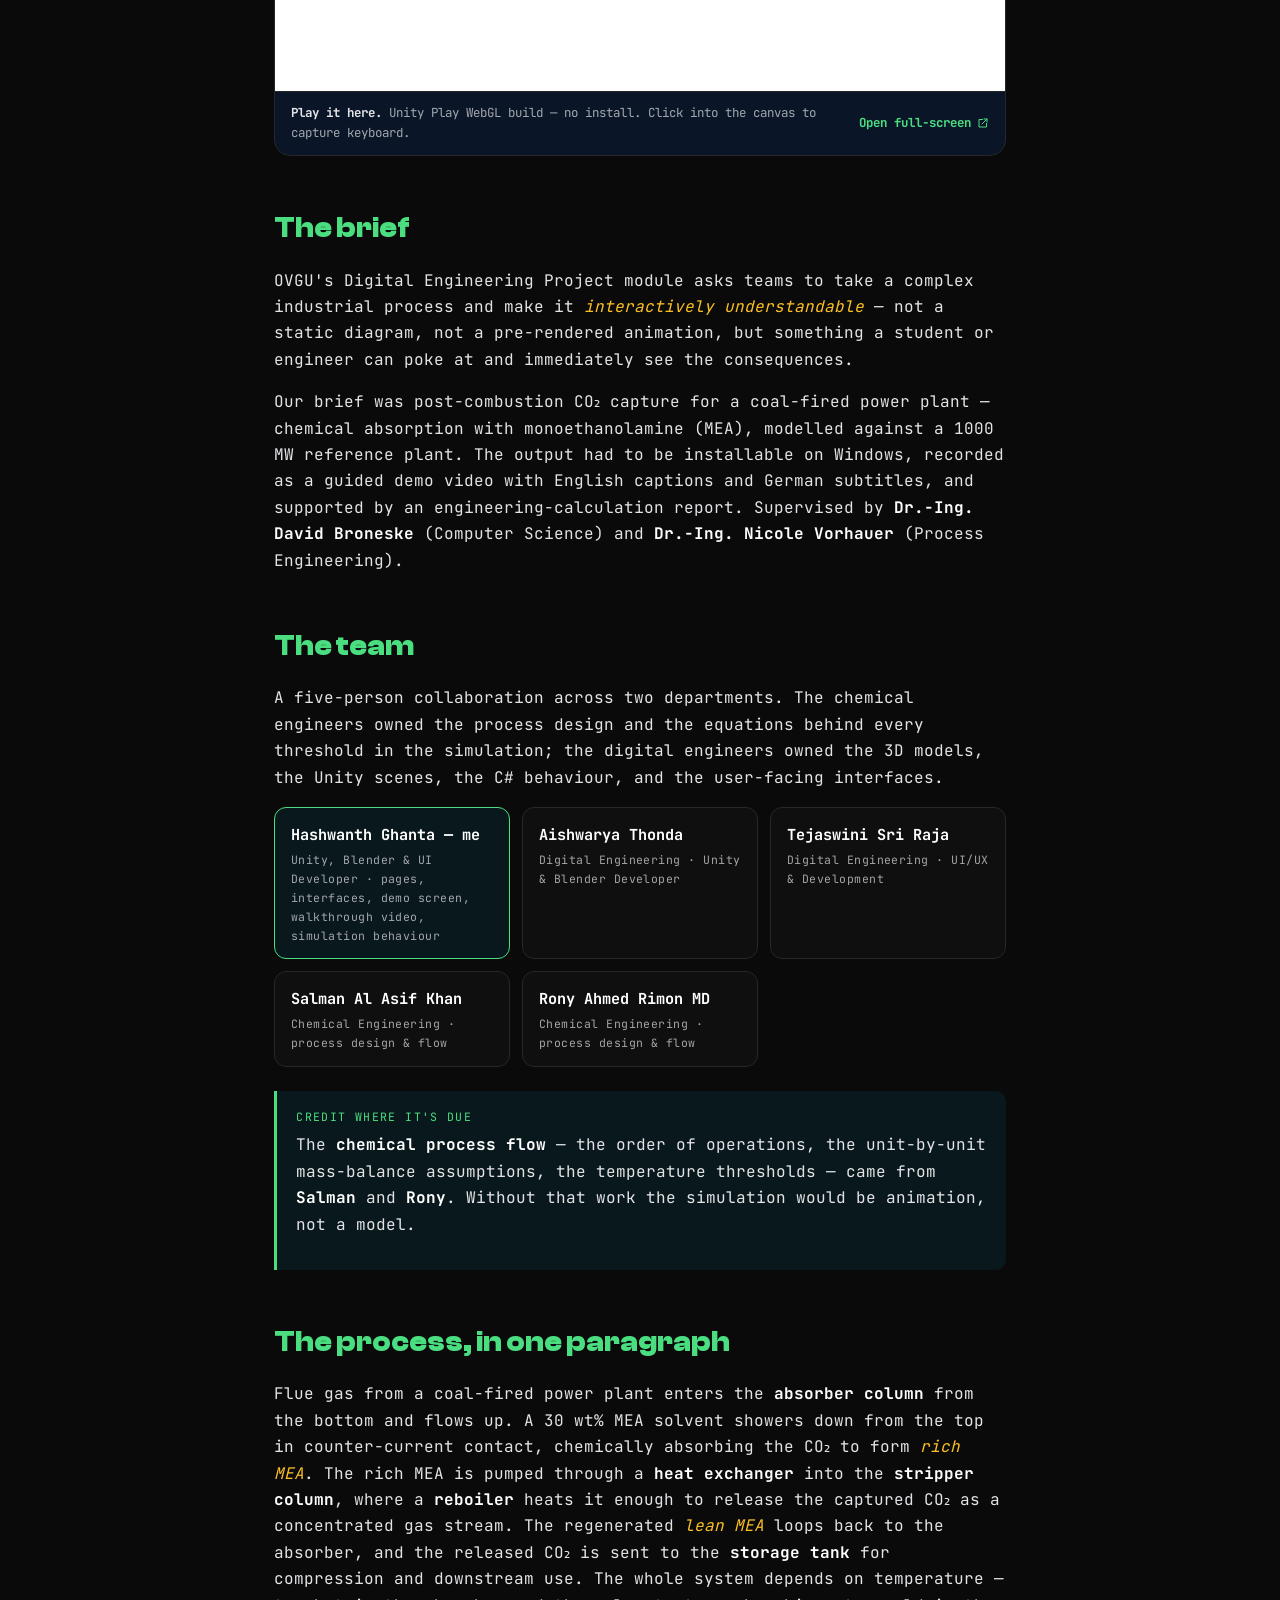
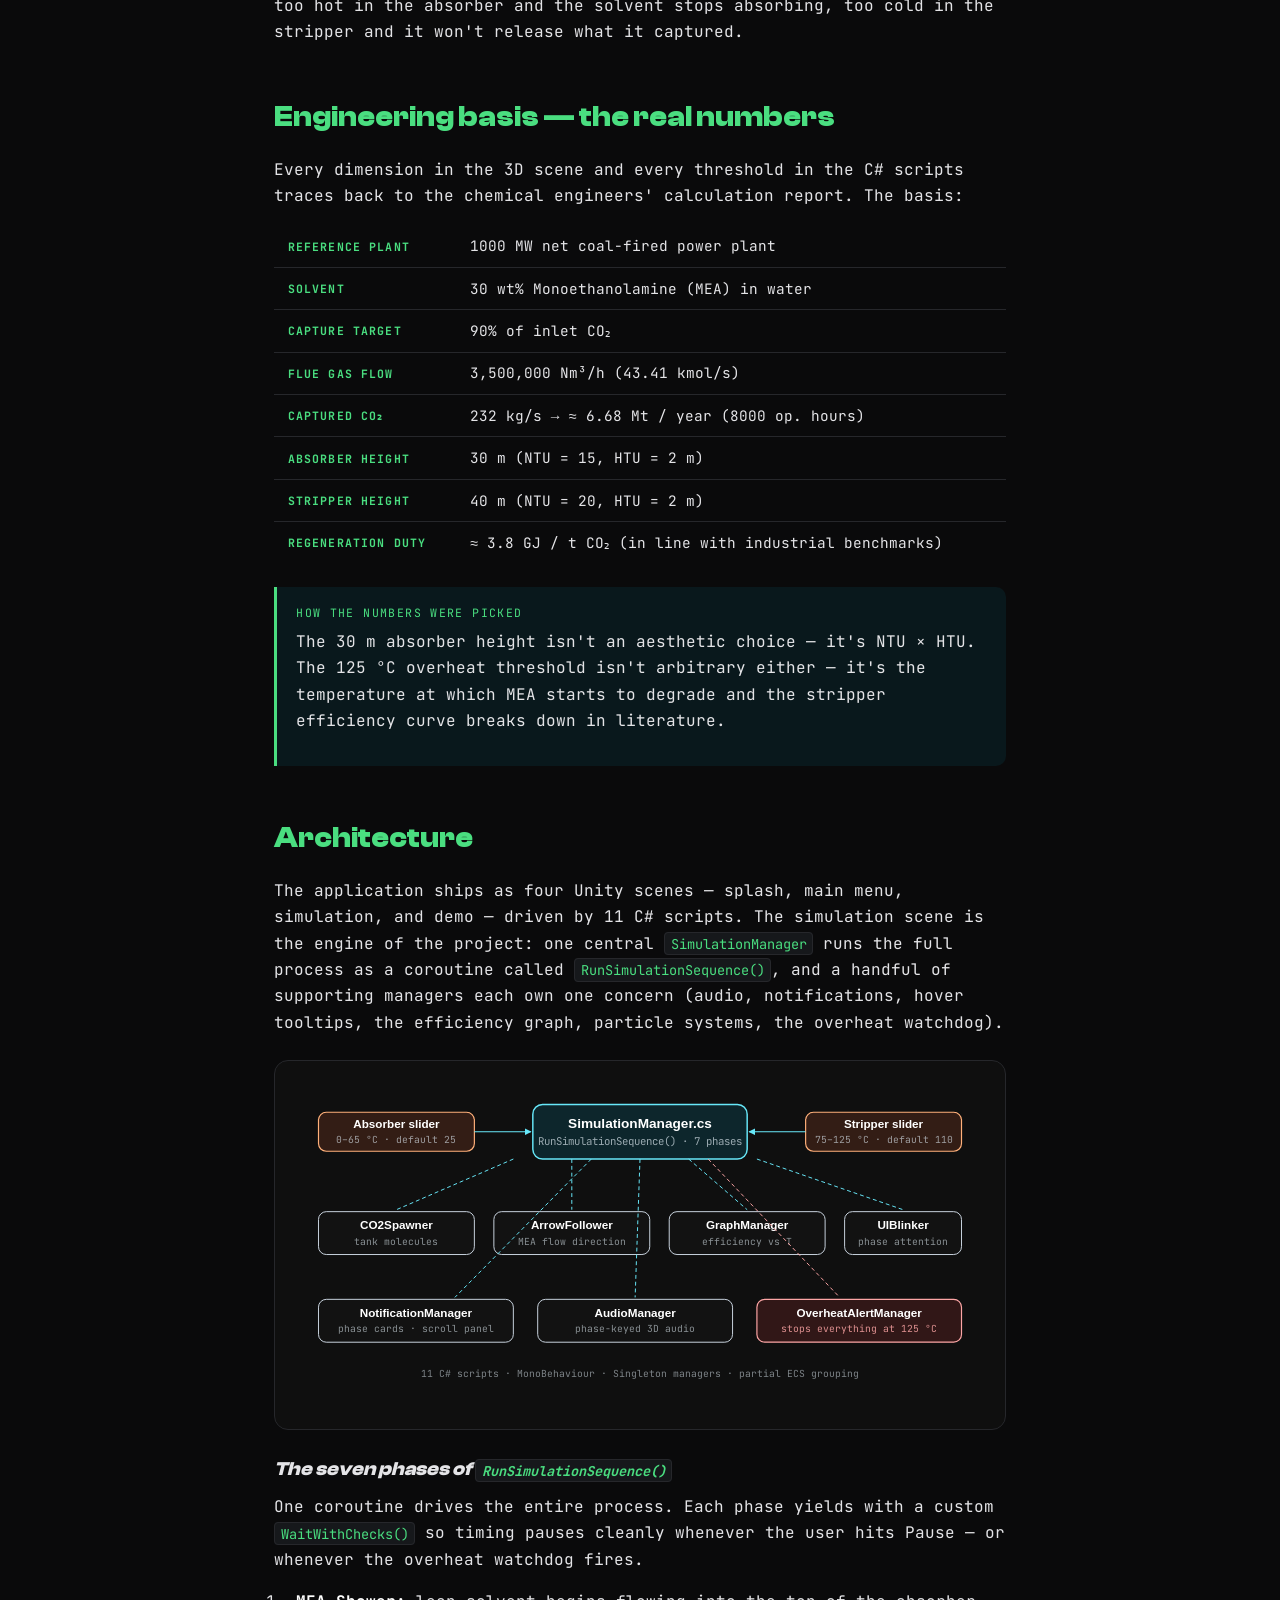
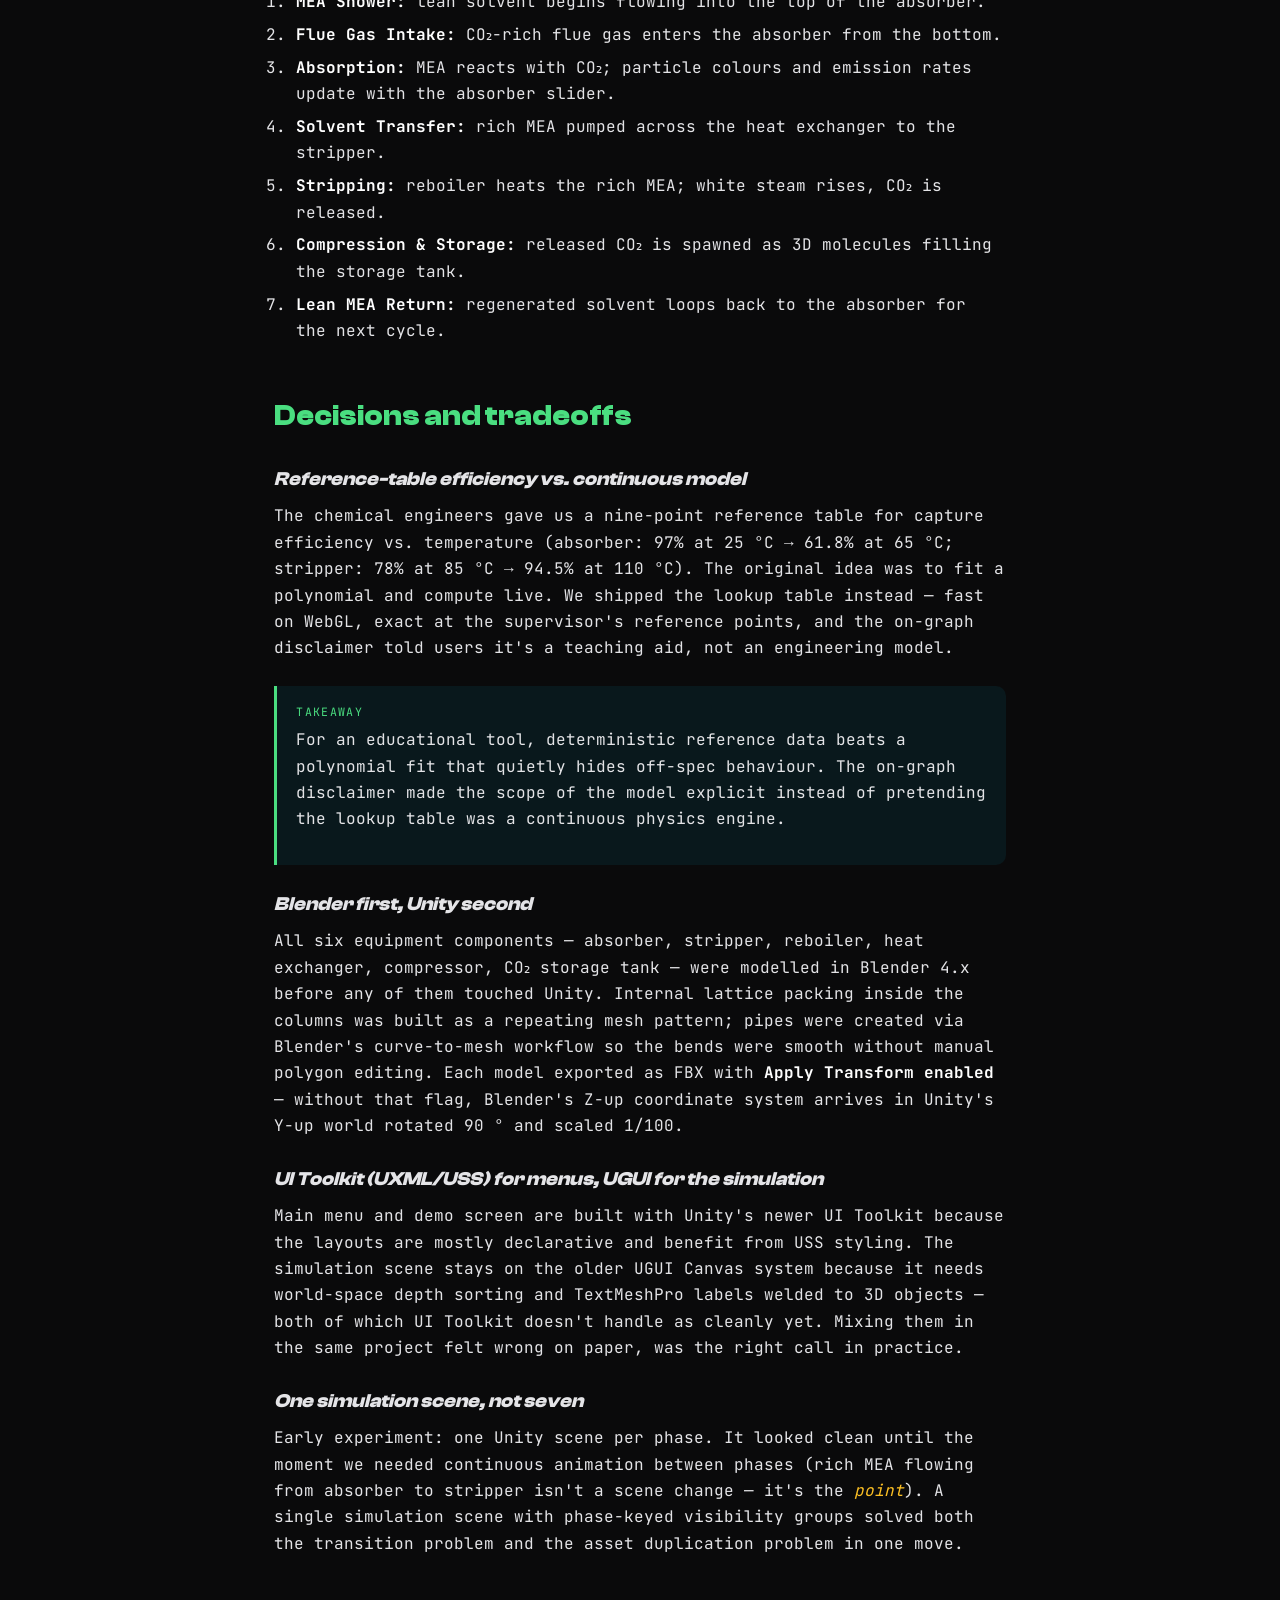
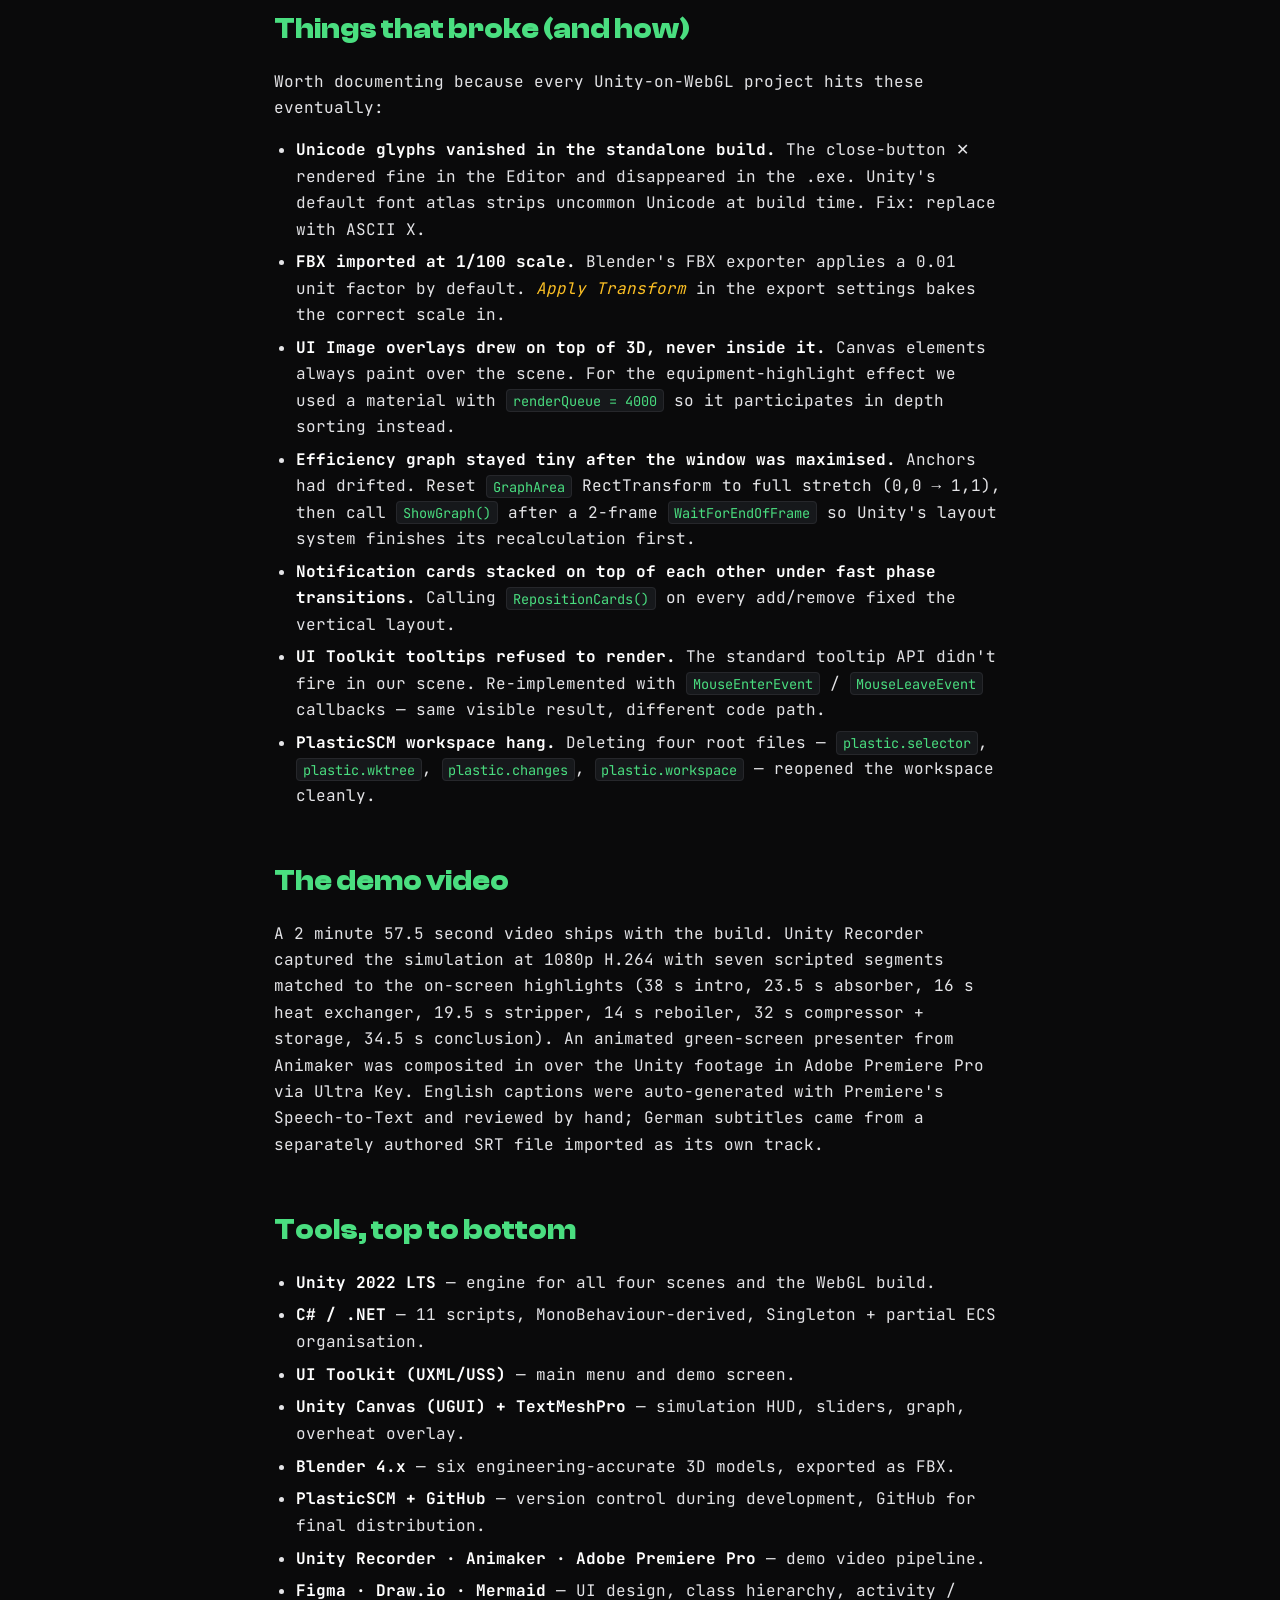
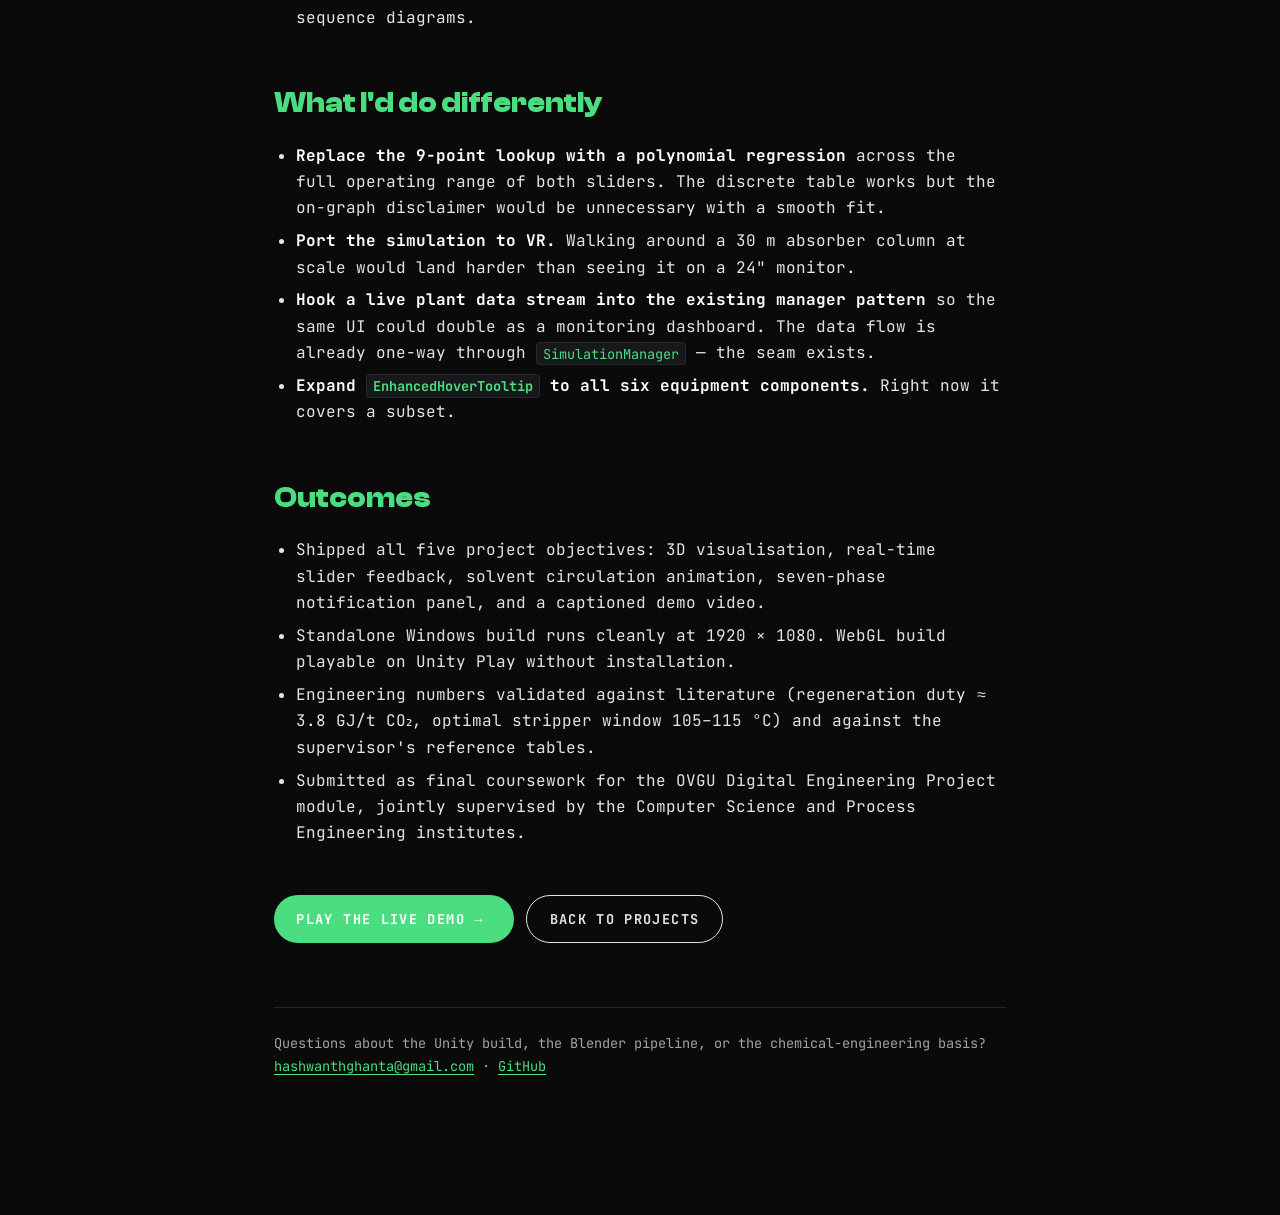
<file: projects/co2-simulation.html>
<!doctype html>
<html lang="en">
<head>
    <meta charset="utf-8">
    <meta name="viewport" content="width=device-width, initial-scale=1, viewport-fit=cover">
    <meta name="theme-color" content="#0A0A0B">
    <title>Case Study: Post-Combustion CO₂ Capture Simulation — Hashwanth Ghanta</title>
    <meta name="description" content="How a five-person OVGU Magdeburg team built an interactive Unity + Blender simulation of post-combustion CO₂ capture. My role: Unity, Blender &amp; UI Developer — modelling, scripting, full demo screen, interfaces, and the walkthrough video. Real numbers, real architecture, real tradeoffs.">
    <link rel="canonical" href="https://hashwanthghanta.github.io/projects/co2-simulation.html">
    <link rel="alternate" hreflang="en" href="https://hashwanthghanta.github.io/projects/co2-simulation.html">
    <link rel="alternate" hreflang="de" href="https://hashwanthghanta.github.io/projects/co2-simulation-de.html">
    <script>
        (function(){
            try { if (localStorage.getItem('lang') === 'de') location.replace('co2-simulation-de.html' + location.hash); } catch(e){}
        })();
    </script>
    <meta property="og:title" content="Case Study: Unity CO₂ Capture Simulation — OVGU Magdeburg">
    <meta property="og:description" content="Five-person OVGU team. Unity 2022 LTS + Blender 4.x. 1000 MW reference plant, 30 wt% MEA, 90% capture target.">
    <meta property="og:image" content="https://hashwanthghanta.github.io/Images/co2-simulation.webp">
    <link rel="icon" type="image/svg+xml" href="data:image/svg+xml,%3Csvg xmlns='http://www.w3.org/2000/svg' viewBox='0 0 100 100'%3E%3Crect width='100' height='100' rx='20' fill='%230A0A0B'/%3E%3Ctext x='50' y='66' font-family='Kanit,sans-serif' font-size='52' font-weight='900' fill='%234ADE80' text-anchor='middle'%3EHG%3C/text%3E%3C/svg%3E">
    <link rel="preload" href="../fonts/clash-700.woff2" as="font" type="font/woff2" crossorigin>
    <link rel="stylesheet" href="../css/tokens.css">
    <style>
        /* Cross-document view transitions — smooth crossfade to/from the main site */
        @view-transition { navigation: auto; }
        @media (prefers-reduced-motion: reduce) {
            ::view-transition-old(*), ::view-transition-new(*) { animation: none !important; }
        }
        /* Screen-reader-only utility (sub-page has no styles.css link) */
        .sr-only{position:absolute;width:1px;height:1px;padding:0;margin:-1px;overflow:hidden;clip:rect(0,0,0,0);white-space:nowrap;border:0;}
        :root {
            --bg: var(--void); --text: var(--ink); --text-dim: var(--ink-dim);
            --accent-cool: var(--signal); --accent-cool-deep: var(--signal);
            --accent-warm: var(--signal); --accent-warm-soft: var(--amber);
            --border-soft: var(--line);
            --code-bg: var(--panel-2);
        }
        *,*::before,*::after { margin:0; padding:0; box-sizing:border-box; }
        body {
            font-family: var(--font-body);
            color: var(--ink); line-height: 1.65;
            background: var(--void);
            min-height: 100vh;
            -webkit-font-smoothing: antialiased;
        }
        :focus-visible { outline: 2.5px solid var(--signal); outline-offset: 3px; }
        a { color: var(--signal); text-underline-offset: 3px; }
        a:hover, a:focus-visible { color: var(--ink); }
        .wrap { max-width: 780px; margin: 0 auto; padding: clamp(2rem, 5vw, 4rem) 1.5rem 6rem; }
        .back {
            display: inline-flex; align-items: center; gap: 0.4rem;
            font-size: 0.8rem; letter-spacing: 0.1em; text-transform: uppercase;
            color: var(--text-dim); text-decoration: none;
            margin-bottom: 2rem;
        }
        .back:hover { color: var(--text); }
        .top-row {
            display: flex; justify-content: space-between; align-items: center;
            gap: 1rem; flex-wrap: wrap;
            margin-bottom: 2rem;
        }
        .lang-swap {
            font-family: 'JetBrains Mono', ui-monospace, monospace;
            font-size: 0.75rem;
            color: var(--text-dim); text-decoration: none;
            padding: 0.35rem 0.7rem;
            border: 1px solid var(--border-soft);
            border-radius: 999px;
        }
        .lang-swap:hover { color: var(--text); border-color: var(--accent-cool); }
        .eyebrow {
            font-family: 'JetBrains Mono', ui-monospace, monospace;
            font-size: 0.78rem; letter-spacing: 0.1em; text-transform: uppercase;
            color: var(--accent-cool);
            margin-bottom: 0.6rem;
        }
        h1 {
            font-family: var(--font-display);
            font-weight: 700;
            font-size: clamp(2.3rem, 6vw, 3.6rem);
            letter-spacing: -0.02em;
            line-height: 1.05;
            margin-bottom: 1rem;
        }
        .lede {
            font-size: 1.15rem;
            color: var(--text);
            max-width: 64ch;
            margin-bottom: 2rem;
        }
        .meta-strip {
            display: flex; flex-wrap: wrap; gap: 0.5rem;
            margin-bottom: 2.5rem;
        }
        .meta-tag {
            padding: 0.3rem 0.7rem;
            border: 1px solid var(--border-soft);
            border-radius: 9999px;
            font-size: 0.75rem; letter-spacing: 0.06em;
            color: var(--text-dim);
        }
        figure {
            margin: 0 0 2.5rem;
            border: 1px solid var(--border-soft);
            border-radius: 16px;
            overflow: hidden;
            background: rgba(20,20,20,0.4);
        }
        figure img { display:block; width: 100%; height: auto; }
        figcaption {
            padding: 0.65rem 1rem;
            font-size: 0.8rem;
            color: var(--text-dim);
            border-top: 1px solid var(--border-soft);
        }

        /* Unity Play live embed */
        .unity-embed {
            position: relative;
            margin: 0 0 2.5rem;
            border: 1px solid var(--border-soft);
            border-radius: 16px;
            overflow: hidden;
            background: #0a1628;
        }
        .unity-embed-frame {
            position: relative;
            width: 100%;
            aspect-ratio: 16 / 9;
        }
        .unity-embed iframe {
            position: absolute; inset: 0;
            width: 100%; height: 100%;
            border: 0;
            display: block;
        }
        .unity-embed-bar {
            display: flex; justify-content: space-between; align-items: center;
            gap: 0.75rem;
            padding: 0.7rem 1rem;
            font-size: 0.78rem;
            color: var(--text-dim);
            border-top: 1px solid var(--border-soft);
        }
        .unity-embed-bar strong { color: var(--text); font-weight: 600; }
        .unity-embed-pop {
            display: inline-flex; align-items: center; gap: 0.35rem;
            color: var(--accent-cool);
            text-decoration: none;
            font-weight: 600;
            white-space: nowrap;
        }
        .unity-embed-pop:hover, .unity-embed-pop:focus-visible { color: #fff; }
        .unity-embed-noscript {
            padding: 2rem 1.2rem;
            text-align: center;
            color: var(--text);
            font-size: 0.9rem;
        }
        h2 {
            font-family: var(--font-display);
            font-weight: 700;
            font-size: 1.8rem;
            margin: 3rem 0 1rem;
            color: var(--accent-warm);
        }
        h3 {
            font-family: var(--font-display);
            font-style: italic;
            font-size: 1.2rem;
            margin: 1.5rem 0 0.5rem;
            color: var(--text);
        }
        p { margin-bottom: 1rem; }
        ul, ol { padding-left: 1.4rem; margin-bottom: 1rem; }
        li { margin-bottom: 0.4rem; }
        strong { color: #fff; font-weight: 600; }
        em { color: var(--accent-warm-soft); font-style: italic; }
        code, pre {
            font-family: 'JetBrains Mono', ui-monospace, Menlo, monospace;
            font-size: 0.85rem;
        }
        :not(pre) > code {
            padding: 0.1rem 0.35rem;
            background: var(--code-bg);
            border-radius: 4px;
            color: var(--accent-cool);
            border: 1px solid var(--border-soft);
        }
        pre {
            background: var(--code-bg);
            border: 1px solid var(--border-soft);
            border-radius: 10px;
            padding: 1rem 1.2rem;
            overflow-x: auto;
            margin: 1rem 0 1.5rem;
            line-height: 1.55;
            color: #cbd5e1;
        }
        pre .kw { color: var(--accent-warm-soft); }
        pre .ty { color: var(--accent-cool); }
        pre .cm { color: rgba(215,226,234,0.45); font-style: italic; }
        pre .st { color: #a5f3a8; }

        .callout {
            margin: 1.5rem 0;
            padding: 1rem 1.2rem;
            border-left: 3px solid var(--accent-cool);
            background: rgba(8,145,178,0.1);
            border-radius: 0 10px 10px 0;
        }
        .callout-label {
            font-family: 'JetBrains Mono', monospace;
            font-size: 0.72rem; letter-spacing: 0.12em;
            text-transform: uppercase;
            color: var(--accent-cool);
            margin-bottom: 0.4rem;
        }

        /* Spec table — numbers from the engineering report. */
        .spec-table {
            width: 100%;
            border-collapse: collapse;
            margin: 1rem 0 1.5rem;
            font-size: 0.9rem;
        }
        .spec-table th, .spec-table td {
            text-align: left;
            padding: 0.55rem 0.85rem;
            border-bottom: 1px solid var(--border-soft);
        }
        .spec-table th {
            font-family: 'JetBrains Mono', monospace;
            font-size: 0.72rem; letter-spacing: 0.1em;
            text-transform: uppercase;
            color: var(--accent-cool);
            font-weight: 600;
        }
        .spec-table td { color: var(--text); }
        .spec-table tr:last-child th, .spec-table tr:last-child td { border-bottom: 0; }

        /* Team grid — credits the real five-person team. */
        .team-grid {
            display: grid;
            grid-template-columns: repeat(auto-fit, minmax(220px, 1fr));
            gap: 0.75rem;
            margin: 1rem 0 1.5rem;
        }
        .team-card {
            padding: 0.85rem 1rem;
            border: 1px solid var(--border-soft);
            border-radius: 12px;
            background: rgba(20,20,20,0.45);
        }
        .team-card.me {
            border-color: var(--accent-cool);
            background: rgba(8,145,178,0.1);
        }
        .team-name {
            font-weight: 600; color: #fff;
            font-size: 0.95rem;
            margin-bottom: 0.2rem;
        }
        .team-role {
            font-family: 'JetBrains Mono', monospace;
            font-size: 0.72rem;
            color: var(--text-dim);
            letter-spacing: 0.04em;
        }

        .diagram {
            margin: 1.5rem 0;
            padding: 1.5rem;
            border: 1px solid var(--border-soft);
            border-radius: 14px;
            background: rgba(20,20,20,0.45);
        }
        .diagram svg { width: 100%; max-width: 100%; height: auto; }
        .cta-row {
            display: flex; flex-wrap: wrap; gap: 0.75rem;
            margin: 3rem 0 1rem;
        }
        .cta-btn {
            display: inline-flex; align-items: center; gap: 0.5rem;
            padding: 0.75rem 1.4rem;
            border-radius: 9999px;
            font-size: 0.85rem; letter-spacing: 0.1em; text-transform: uppercase;
            font-weight: 600;
            text-decoration: none;
            transition: transform 0.2s ease, background 0.2s ease;
        }
        .cta-primary { background: var(--accent-cool-deep); color: #fff; }
        .cta-primary:hover { transform: translateY(-2px); background: #0891b2; color: #fff; }
        .cta-ghost { border: 1.5px solid var(--text); color: var(--text); }
        .cta-ghost:hover { background: rgba(255,255,255,0.06); color: #fff; }
        .foot {
            margin-top: 4rem;
            padding-top: 1.5rem;
            border-top: 1px solid var(--border-soft);
            font-size: 0.85rem; color: var(--text-dim);
        }
    </style>
</head>
<body>
    <script>
        (function () {
            var t; try { t = localStorage.getItem("theme"); } catch (e) {}
            if (t !== "light" && t !== "dark") t = "dark";
            document.body.setAttribute("data-theme", t);
            document.documentElement.style.colorScheme = t;
        })();
    </script>
    <main class="wrap">
        <div class="top-row">
            <a href="../index.html#systems" class="back">← Back to portfolio · Systems</a>
            <a href="co2-simulation-de.html" class="lang-swap" hreflang="de" lang="de" onclick="try{localStorage.setItem('lang','de')}catch(e){}">Auf Deutsch lesen →</a>
        </div>

        <div class="eyebrow">Case study · Unity 3D + Blender · OVGU Magdeburg · 2025</div>
        <h1>Visualising Post-Combustion CO₂ Capture, End-to-End</h1>
        <p class="lede">
            A five-person team built an interactive Unity simulation of a 1000 MW coal-fired power plant's post-combustion CO₂ capture unit — modelled in Blender, scripted in C#, validated against real chemical-engineering calculations. <strong>My role: Unity, Blender &amp; UI Developer.</strong> I built the 3D plant models, the Unity simulation behaviour, every screen and interface, the entire demo screen, and the walkthrough video. Coursework for the M.Sc. Digital Engineering programme at OVGU Magdeburg.
        </p>
        <div class="meta-strip">
            <span class="meta-tag">Role: Unity, Blender &amp; UI Developer</span>
            <span class="meta-tag">Team: 5 (Digital + Chemical Engineering)</span>
            <span class="meta-tag">Stack: Unity 2022 LTS · C# · Blender 4.x</span>
            <span class="meta-tag">Status: Live on Unity Play</span>
        </div>

        <figure>
            <img src="../Images/co2-simulation.webp" width="800" height="450" alt="Animated GIF of the CO₂ capture simulation: flue gas entering the absorber on the left, rich MEA flowing across to the stripper on the right, CO₂ molecules filling the storage tank." loading="lazy" decoding="async">
            <figcaption>The simulation running its seven-phase coroutine — flue gas intake, MEA absorption, solvent transfer, stripping, compression, storage, and lean MEA return.</figcaption>
        </figure>

        <!-- Live, playable Unity Play embed. -->
        <section class="unity-embed" aria-labelledby="unity-embed-heading">
            <h2 id="unity-embed-heading" style="position:absolute;width:1px;height:1px;padding:0;margin:-1px;overflow:hidden;clip:rect(0,0,0,0);white-space:nowrap;border:0;">Play the simulation</h2>
            <div class="unity-embed-frame">
                <iframe
                    src="https://play.unity.com/en/games/30f22392-532c-41e1-b925-6191a9ea99c2/post-combustion-co-carbon-capture"
                    title="Post-Combustion CO₂ Carbon Capture Simulation — playable Unity WebGL build"
                    loading="lazy"
                    allow="fullscreen; gamepad; autoplay"
                    allowfullscreen
                    referrerpolicy="strict-origin-when-cross-origin">
                </iframe>
                <noscript>
                    <p class="unity-embed-noscript">JavaScript is required to load the Unity build. <a href="https://play.unity.com/en/games/30f22392-532c-41e1-b925-6191a9ea99c2/post-combustion-co-carbon-capture">Open the simulation in a new tab →</a></p>
                </noscript>
            </div>
            <div class="unity-embed-bar">
                <span><strong>Play it here.</strong> Unity Play WebGL build — no install. Click into the canvas to capture keyboard.</span>
                <a class="unity-embed-pop" href="https://play.unity.com/en/games/30f22392-532c-41e1-b925-6191a9ea99c2/post-combustion-co-carbon-capture" target="_blank" rel="noopener noreferrer">
                    Open full-screen
                    <svg viewBox="0 0 24 24" width="12" height="12" aria-hidden="true"><path d="M14 4h6v6M20 4 10 14M11 5H4v15h15v-7" fill="none" stroke="currentColor" stroke-width="2" stroke-linecap="round" stroke-linejoin="round"/></svg>
                    <span class="sr-only">(opens in new tab)</span>
                </a>
            </div>
        </section>

        <h2>The brief</h2>
        <p>
            OVGU's Digital Engineering Project module asks teams to take a complex industrial process and make it <em>interactively understandable</em> — not a static diagram, not a pre-rendered animation, but something a student or engineer can poke at and immediately see the consequences.
        </p>
        <p>
            Our brief was post-combustion CO₂ capture for a coal-fired power plant — chemical absorption with monoethanolamine (MEA), modelled against a 1000 MW reference plant. The output had to be installable on Windows, recorded as a guided demo video with English captions and German subtitles, and supported by an engineering-calculation report. Supervised by <strong>Dr.-Ing. David Broneske</strong> (Computer Science) and <strong>Dr.-Ing. Nicole Vorhauer</strong> (Process Engineering).
        </p>

        <h2>The team</h2>
        <p>A five-person collaboration across two departments. The chemical engineers owned the process design and the equations behind every threshold in the simulation; the digital engineers owned the 3D models, the Unity scenes, the C# behaviour, and the user-facing interfaces.</p>
        <div class="team-grid">
            <div class="team-card me">
                <div class="team-name">Hashwanth Ghanta — me</div>
                <div class="team-role">Unity, Blender &amp; UI Developer · pages, interfaces, demo screen, walkthrough video, simulation behaviour</div>
            </div>
            <div class="team-card">
                <div class="team-name">Aishwarya Thonda</div>
                <div class="team-role">Digital Engineering · Unity &amp; Blender Developer</div>
            </div>
            <div class="team-card">
                <div class="team-name">Tejaswini Sri Raja</div>
                <div class="team-role">Digital Engineering · UI/UX &amp; Development</div>
            </div>
            <div class="team-card">
                <div class="team-name">Salman Al Asif Khan</div>
                <div class="team-role">Chemical Engineering · process design &amp; flow</div>
            </div>
            <div class="team-card">
                <div class="team-name">Rony Ahmed Rimon MD</div>
                <div class="team-role">Chemical Engineering · process design &amp; flow</div>
            </div>
        </div>
        <div class="callout">
            <div class="callout-label">Credit where it's due</div>
            <p>The <strong>chemical process flow</strong> — the order of operations, the unit-by-unit mass-balance assumptions, the temperature thresholds — came from <strong>Salman</strong> and <strong>Rony</strong>. Without that work the simulation would be animation, not a model.</p>
        </div>

        <h2>The process, in one paragraph</h2>
        <p>
            Flue gas from a coal-fired power plant enters the <strong>absorber column</strong> from the bottom and flows up. A 30 wt% MEA solvent showers down from the top in counter-current contact, chemically absorbing the CO₂ to form <em>rich MEA</em>. The rich MEA is pumped through a <strong>heat exchanger</strong> into the <strong>stripper column</strong>, where a <strong>reboiler</strong> heats it enough to release the captured CO₂ as a concentrated gas stream. The regenerated <em>lean MEA</em> loops back to the absorber, and the released CO₂ is sent to the <strong>storage tank</strong> for compression and downstream use. The whole system depends on temperature — too hot in the absorber and the solvent stops absorbing, too cold in the stripper and it won't release what it captured.
        </p>

        <h2>Engineering basis — the real numbers</h2>
        <p>Every dimension in the 3D scene and every threshold in the C# scripts traces back to the chemical engineers' calculation report. The basis:</p>
        <table class="spec-table" aria-label="Engineering basis — process parameters">
            <tbody>
                <tr><th>Reference plant</th><td>1000 MW net coal-fired power plant</td></tr>
                <tr><th>Solvent</th><td>30 wt% Monoethanolamine (MEA) in water</td></tr>
                <tr><th>Capture target</th><td>90% of inlet CO₂</td></tr>
                <tr><th>Flue gas flow</th><td>3,500,000 Nm³/h (43.41 kmol/s)</td></tr>
                <tr><th>Captured CO₂</th><td>232 kg/s → ≈ 6.68 Mt / year (8000 op. hours)</td></tr>
                <tr><th>Absorber height</th><td>30 m (NTU = 15, HTU = 2 m)</td></tr>
                <tr><th>Stripper height</th><td>40 m (NTU = 20, HTU = 2 m)</td></tr>
                <tr><th>Regeneration duty</th><td>≈ 3.8 GJ / t CO₂ (in line with industrial benchmarks)</td></tr>
            </tbody>
        </table>
        <div class="callout">
            <div class="callout-label">How the numbers were picked</div>
            <p>The 30 m absorber height isn't an aesthetic choice — it's NTU × HTU. The 125 °C overheat threshold isn't arbitrary either — it's the temperature at which MEA starts to degrade and the stripper efficiency curve breaks down in literature.</p>
        </div>

        <h2>Architecture</h2>
        <p>
            The application ships as four Unity scenes — splash, main menu, simulation, and demo — driven by 11 C# scripts. The simulation scene is the engine of the project: one central <code>SimulationManager</code> runs the full process as a coroutine called <code>RunSimulationSequence()</code>, and a handful of supporting managers each own one concern (audio, notifications, hover tooltips, the efficiency graph, particle systems, the overheat watchdog).
        </p>

        <div class="diagram">
            <svg viewBox="0 0 700 320" xmlns="http://www.w3.org/2000/svg" role="img" aria-label="Architecture: SimulationManager coroutine drives seven phases, broadcasting to NotificationManager, AudioManager, particle spawners, the graph, and an overheat watchdog. UI sliders feed values back into the manager.">
                <defs>
                    <marker id="ar" viewBox="0 0 10 10" refX="9" refY="5" markerWidth="6" markerHeight="6" orient="auto-start-reverse">
                        <path d="M0,0 L10,5 L0,10 z" fill="#67e8f9"/>
                    </marker>
                </defs>

                <!-- Hub -->
                <rect x="240" y="20" width="220" height="56" rx="10" fill="rgba(8,145,178,0.18)" stroke="#67e8f9" stroke-width="1.5"/>
                <text x="350" y="44" fill="#ffffff" font-family="Kanit, sans-serif" font-weight="600" font-size="14" text-anchor="middle">SimulationManager.cs</text>
                <text x="350" y="62" fill="rgba(215,226,234,0.7)" font-family="JetBrains Mono, monospace" font-size="11" text-anchor="middle">RunSimulationSequence() · 7 phases</text>

                <!-- Sliders feed back in -->
                <rect x="20" y="28" width="160" height="40" rx="8" fill="rgba(255,107,53,0.15)" stroke="#ffb07a" stroke-width="1.2"/>
                <text x="100" y="44" fill="#ffffff" font-family="Kanit, sans-serif" font-weight="600" font-size="12" text-anchor="middle">Absorber slider</text>
                <text x="100" y="60" fill="rgba(215,226,234,0.65)" font-family="JetBrains Mono, monospace" font-size="10" text-anchor="middle">0–65 °C · default 25</text>
                <line x1="180" y1="48" x2="238" y2="48" stroke="#67e8f9" stroke-width="1.2" marker-end="url(#ar)"/>

                <rect x="520" y="28" width="160" height="40" rx="8" fill="rgba(255,107,53,0.15)" stroke="#ffb07a" stroke-width="1.2"/>
                <text x="600" y="44" fill="#ffffff" font-family="Kanit, sans-serif" font-weight="600" font-size="12" text-anchor="middle">Stripper slider</text>
                <text x="600" y="60" fill="rgba(215,226,234,0.65)" font-family="JetBrains Mono, monospace" font-size="10" text-anchor="middle">75–125 °C · default 110</text>
                <line x1="520" y1="48" x2="462" y2="48" stroke="#67e8f9" stroke-width="1.2" marker-end="url(#ar)"/>

                <!-- Children: visuals -->
                <rect x="20"  y="130" width="160" height="44" rx="8" fill="rgba(20,20,20,0.7)" stroke="#cbd5e1" stroke-width="1"/>
                <text x="100" y="148" fill="#ffffff" font-family="Kanit, sans-serif" font-weight="600" font-size="12" text-anchor="middle">CO2Spawner</text>
                <text x="100" y="164" fill="rgba(215,226,234,0.6)" font-family="JetBrains Mono, monospace" font-size="10" text-anchor="middle">tank molecules</text>

                <rect x="200" y="130" width="160" height="44" rx="8" fill="rgba(20,20,20,0.7)" stroke="#cbd5e1" stroke-width="1"/>
                <text x="280" y="148" fill="#ffffff" font-family="Kanit, sans-serif" font-weight="600" font-size="12" text-anchor="middle">ArrowFollower</text>
                <text x="280" y="164" fill="rgba(215,226,234,0.6)" font-family="JetBrains Mono, monospace" font-size="10" text-anchor="middle">MEA flow direction</text>

                <rect x="380" y="130" width="160" height="44" rx="8" fill="rgba(20,20,20,0.7)" stroke="#cbd5e1" stroke-width="1"/>
                <text x="460" y="148" fill="#ffffff" font-family="Kanit, sans-serif" font-weight="600" font-size="12" text-anchor="middle">GraphManager</text>
                <text x="460" y="164" fill="rgba(215,226,234,0.6)" font-family="JetBrains Mono, monospace" font-size="10" text-anchor="middle">efficiency vs T</text>

                <rect x="560" y="130" width="120" height="44" rx="8" fill="rgba(20,20,20,0.7)" stroke="#cbd5e1" stroke-width="1"/>
                <text x="620" y="148" fill="#ffffff" font-family="Kanit, sans-serif" font-weight="600" font-size="12" text-anchor="middle">UIBlinker</text>
                <text x="620" y="164" fill="rgba(215,226,234,0.6)" font-family="JetBrains Mono, monospace" font-size="10" text-anchor="middle">phase attention</text>

                <line x1="220" y1="76" x2="100" y2="128" stroke="#67e8f9" stroke-width="1" stroke-dasharray="4 3"/>
                <line x1="280" y1="76" x2="280" y2="128" stroke="#67e8f9" stroke-width="1" stroke-dasharray="4 3"/>
                <line x1="400" y1="76" x2="460" y2="128" stroke="#67e8f9" stroke-width="1" stroke-dasharray="4 3"/>
                <line x1="470" y1="76" x2="620" y2="128" stroke="#67e8f9" stroke-width="1" stroke-dasharray="4 3"/>

                <!-- Children: comms + safety -->
                <rect x="20"  y="220" width="200" height="44" rx="8" fill="rgba(20,20,20,0.7)" stroke="#cbd5e1" stroke-width="1"/>
                <text x="120" y="238" fill="#ffffff" font-family="Kanit, sans-serif" font-weight="600" font-size="12" text-anchor="middle">NotificationManager</text>
                <text x="120" y="254" fill="rgba(215,226,234,0.6)" font-family="JetBrains Mono, monospace" font-size="10" text-anchor="middle">phase cards · scroll panel</text>

                <rect x="245" y="220" width="200" height="44" rx="8" fill="rgba(20,20,20,0.7)" stroke="#cbd5e1" stroke-width="1"/>
                <text x="345" y="238" fill="#ffffff" font-family="Kanit, sans-serif" font-weight="600" font-size="12" text-anchor="middle">AudioManager</text>
                <text x="345" y="254" fill="rgba(215,226,234,0.6)" font-family="JetBrains Mono, monospace" font-size="10" text-anchor="middle">phase-keyed 3D audio</text>

                <rect x="470" y="220" width="210" height="44" rx="8" fill="rgba(239,68,68,0.15)" stroke="#fca5a5" stroke-width="1.2"/>
                <text x="575" y="238" fill="#ffffff" font-family="Kanit, sans-serif" font-weight="600" font-size="12" text-anchor="middle">OverheatAlertManager</text>
                <text x="575" y="254" fill="rgba(252,165,165,0.85)" font-family="JetBrains Mono, monospace" font-size="10" text-anchor="middle">stops everything at 125 °C</text>

                <line x1="300" y1="76" x2="160" y2="218" stroke="#67e8f9" stroke-width="1" stroke-dasharray="4 3"/>
                <line x1="350" y1="76" x2="345" y2="218" stroke="#67e8f9" stroke-width="1" stroke-dasharray="4 3"/>
                <line x1="420" y1="76" x2="555" y2="218" stroke="#fca5a5" stroke-width="1" stroke-dasharray="4 3"/>

                <!-- Caption -->
                <text x="350" y="300" fill="rgba(215,226,234,0.55)" font-family="JetBrains Mono, monospace" font-size="10" text-anchor="middle">11 C# scripts · MonoBehaviour · Singleton managers · partial ECS grouping</text>
            </svg>
        </div>

        <h3>The seven phases of <code>RunSimulationSequence()</code></h3>
        <p>
            One coroutine drives the entire process. Each phase yields with a custom <code>WaitWithChecks()</code> so timing pauses cleanly whenever the user hits Pause — or whenever the overheat watchdog fires.
        </p>
        <ol>
            <li><strong>MEA Shower:</strong> lean solvent begins flowing into the top of the absorber.</li>
            <li><strong>Flue Gas Intake:</strong> CO₂-rich flue gas enters the absorber from the bottom.</li>
            <li><strong>Absorption:</strong> MEA reacts with CO₂; particle colours and emission rates update with the absorber slider.</li>
            <li><strong>Solvent Transfer:</strong> rich MEA pumped across the heat exchanger to the stripper.</li>
            <li><strong>Stripping:</strong> reboiler heats the rich MEA; white steam rises, CO₂ is released.</li>
            <li><strong>Compression &amp; Storage:</strong> released CO₂ is spawned as 3D molecules filling the storage tank.</li>
            <li><strong>Lean MEA Return:</strong> regenerated solvent loops back to the absorber for the next cycle.</li>
        </ol>

        <h2>Decisions and tradeoffs</h2>

        <h3>Reference-table efficiency vs. continuous model</h3>
        <p>
            The chemical engineers gave us a nine-point reference table for capture efficiency vs. temperature (absorber: 97% at 25 °C → 61.8% at 65 °C; stripper: 78% at 85 °C → 94.5% at 110 °C). The original idea was to fit a polynomial and compute live. We shipped the lookup table instead — fast on WebGL, exact at the supervisor's reference points, and the on-graph disclaimer told users it's a teaching aid, not an engineering model.
        </p>
        <div class="callout">
            <div class="callout-label">Takeaway</div>
            <p>For an educational tool, deterministic reference data beats a polynomial fit that quietly hides off-spec behaviour. The on-graph disclaimer made the scope of the model explicit instead of pretending the lookup table was a continuous physics engine.</p>
        </div>

        <h3>Blender first, Unity second</h3>
        <p>
            All six equipment components — absorber, stripper, reboiler, heat exchanger, compressor, CO₂ storage tank — were modelled in Blender 4.x before any of them touched Unity. Internal lattice packing inside the columns was built as a repeating mesh pattern; pipes were created via Blender's curve-to-mesh workflow so the bends were smooth without manual polygon editing. Each model exported as FBX with <strong>Apply Transform enabled</strong> — without that flag, Blender's Z-up coordinate system arrives in Unity's Y-up world rotated 90 ° and scaled 1/100.
        </p>

        <h3>UI Toolkit (UXML/USS) for menus, UGUI for the simulation</h3>
        <p>
            Main menu and demo screen are built with Unity's newer UI Toolkit because the layouts are mostly declarative and benefit from USS styling. The simulation scene stays on the older UGUI Canvas system because it needs world-space depth sorting and TextMeshPro labels welded to 3D objects — both of which UI Toolkit doesn't handle as cleanly yet. Mixing them in the same project felt wrong on paper, was the right call in practice.
        </p>

        <h3>One simulation scene, not seven</h3>
        <p>
            Early experiment: one Unity scene per phase. It looked clean until the moment we needed continuous animation between phases (rich MEA flowing from absorber to stripper isn't a scene change — it's the <em>point</em>). A single simulation scene with phase-keyed visibility groups solved both the transition problem and the asset duplication problem in one move.
        </p>

        <h2>Things that broke (and how)</h2>
        <p>Worth documenting because every Unity-on-WebGL project hits these eventually:</p>
        <ul>
            <li><strong>Unicode glyphs vanished in the standalone build.</strong> The close-button ✕ rendered fine in the Editor and disappeared in the .exe. Unity's default font atlas strips uncommon Unicode at build time. Fix: replace with ASCII X.</li>
            <li><strong>FBX imported at 1/100 scale.</strong> Blender's FBX exporter applies a 0.01 unit factor by default. <em>Apply Transform</em> in the export settings bakes the correct scale in.</li>
            <li><strong>UI Image overlays drew on top of 3D, never inside it.</strong> Canvas elements always paint over the scene. For the equipment-highlight effect we used a material with <code>renderQueue = 4000</code> so it participates in depth sorting instead.</li>
            <li><strong>Efficiency graph stayed tiny after the window was maximised.</strong> Anchors had drifted. Reset <code>GraphArea</code> RectTransform to full stretch (0,0 → 1,1), then call <code>ShowGraph()</code> after a 2-frame <code>WaitForEndOfFrame</code> so Unity's layout system finishes its recalculation first.</li>
            <li><strong>Notification cards stacked on top of each other under fast phase transitions.</strong> Calling <code>RepositionCards()</code> on every add/remove fixed the vertical layout.</li>
            <li><strong>UI Toolkit tooltips refused to render.</strong> The standard tooltip API didn't fire in our scene. Re-implemented with <code>MouseEnterEvent</code> / <code>MouseLeaveEvent</code> callbacks — same visible result, different code path.</li>
            <li><strong>PlasticSCM workspace hang.</strong> Deleting four root files — <code>plastic.selector</code>, <code>plastic.wktree</code>, <code>plastic.changes</code>, <code>plastic.workspace</code> — reopened the workspace cleanly.</li>
        </ul>

        <h2>The demo video</h2>
        <p>
            A 2 minute 57.5 second video ships with the build. Unity Recorder captured the simulation at 1080p H.264 with seven scripted segments matched to the on-screen highlights (38 s intro, 23.5 s absorber, 16 s heat exchanger, 19.5 s stripper, 14 s reboiler, 32 s compressor + storage, 34.5 s conclusion). An animated green-screen presenter from Animaker was composited in over the Unity footage in Adobe Premiere Pro via Ultra Key. English captions were auto-generated with Premiere's Speech-to-Text and reviewed by hand; German subtitles came from a separately authored SRT file imported as its own track.
        </p>

        <h2>Tools, top to bottom</h2>
        <ul>
            <li><strong>Unity 2022 LTS</strong> — engine for all four scenes and the WebGL build.</li>
            <li><strong>C# / .NET</strong> — 11 scripts, MonoBehaviour-derived, Singleton + partial ECS organisation.</li>
            <li><strong>UI Toolkit (UXML/USS)</strong> — main menu and demo screen.</li>
            <li><strong>Unity Canvas (UGUI) + TextMeshPro</strong> — simulation HUD, sliders, graph, overheat overlay.</li>
            <li><strong>Blender 4.x</strong> — six engineering-accurate 3D models, exported as FBX.</li>
            <li><strong>PlasticSCM + GitHub</strong> — version control during development, GitHub for final distribution.</li>
            <li><strong>Unity Recorder · Animaker · Adobe Premiere Pro</strong> — demo video pipeline.</li>
            <li><strong>Figma · Draw.io · Mermaid</strong> — UI design, class hierarchy, activity / sequence diagrams.</li>
        </ul>

        <h2>What I'd do differently</h2>
        <ul>
            <li><strong>Replace the 9-point lookup with a polynomial regression</strong> across the full operating range of both sliders. The discrete table works but the on-graph disclaimer would be unnecessary with a smooth fit.</li>
            <li><strong>Port the simulation to VR.</strong> Walking around a 30 m absorber column at scale would land harder than seeing it on a 24" monitor.</li>
            <li><strong>Hook a live plant data stream into the existing manager pattern</strong> so the same UI could double as a monitoring dashboard. The data flow is already one-way through <code>SimulationManager</code> — the seam exists.</li>
            <li><strong>Expand <code>EnhancedHoverTooltip</code> to all six equipment components.</strong> Right now it covers a subset.</li>
        </ul>

        <h2>Outcomes</h2>
        <ul>
            <li>Shipped all five project objectives: 3D visualisation, real-time slider feedback, solvent circulation animation, seven-phase notification panel, and a captioned demo video.</li>
            <li>Standalone Windows build runs cleanly at 1920 × 1080. WebGL build playable on Unity Play without installation.</li>
            <li>Engineering numbers validated against literature (regeneration duty ≈ 3.8 GJ/t CO₂, optimal stripper window 105–115 °C) and against the supervisor's reference tables.</li>
            <li>Submitted as final coursework for the OVGU Digital Engineering Project module, jointly supervised by the Computer Science and Process Engineering institutes.</li>
        </ul>

        <div class="cta-row">
            <a class="cta-btn cta-primary" href="https://play.unity.com/en/games/30f22392-532c-41e1-b925-6191a9ea99c2/post-combustion-co-carbon-capture" target="_blank" rel="noopener noreferrer">
                Play the live demo →<span class="sr-only"> (opens in new tab)</span>
            </a>
            <a class="cta-btn cta-ghost" href="/#projects">Back to projects</a>
        </div>

        <p class="foot">Questions about the Unity build, the Blender pipeline, or the chemical-engineering basis? <a href="mailto:hashwanthghanta@gmail.com">hashwanthghanta@gmail.com</a> · <a href="https://github.com/hashwanthghanta" target="_blank" rel="noopener noreferrer">GitHub<span class="sr-only"> (opens in new tab)</span></a></p>
    </main>
<style>
  .reveal-init { opacity: 0; transform: translateY(22px); }
  .reveal-in { opacity: 1; transform: none; transition: opacity .7s cubic-bezier(.16,1,.3,1), transform .7s cubic-bezier(.16,1,.3,1); }
  @media (prefers-reduced-motion: reduce){ .reveal-init{opacity:1;transform:none} }
</style>
<script>
(function(){
  if (window.matchMedia('(prefers-reduced-motion: reduce)').matches) return;
  if (!('IntersectionObserver' in window)) return;
  var els = document.querySelectorAll('h2, figure, .unity-embed, .callout, table, .team-grid, .diagram, .meta-strip, .lede, .spec-table');
  els.forEach(function(el){ el.classList.add('reveal-init'); });
  var io = new IntersectionObserver(function(es){
    es.forEach(function(en){ if(en.isIntersecting){ en.target.classList.add('reveal-in'); io.unobserve(en.target); } });
  }, { threshold: 0.1, rootMargin: '0px 0px -6% 0px' });
  els.forEach(function(el){ io.observe(el); });
})();
</script>
</body>
</html>
</file>
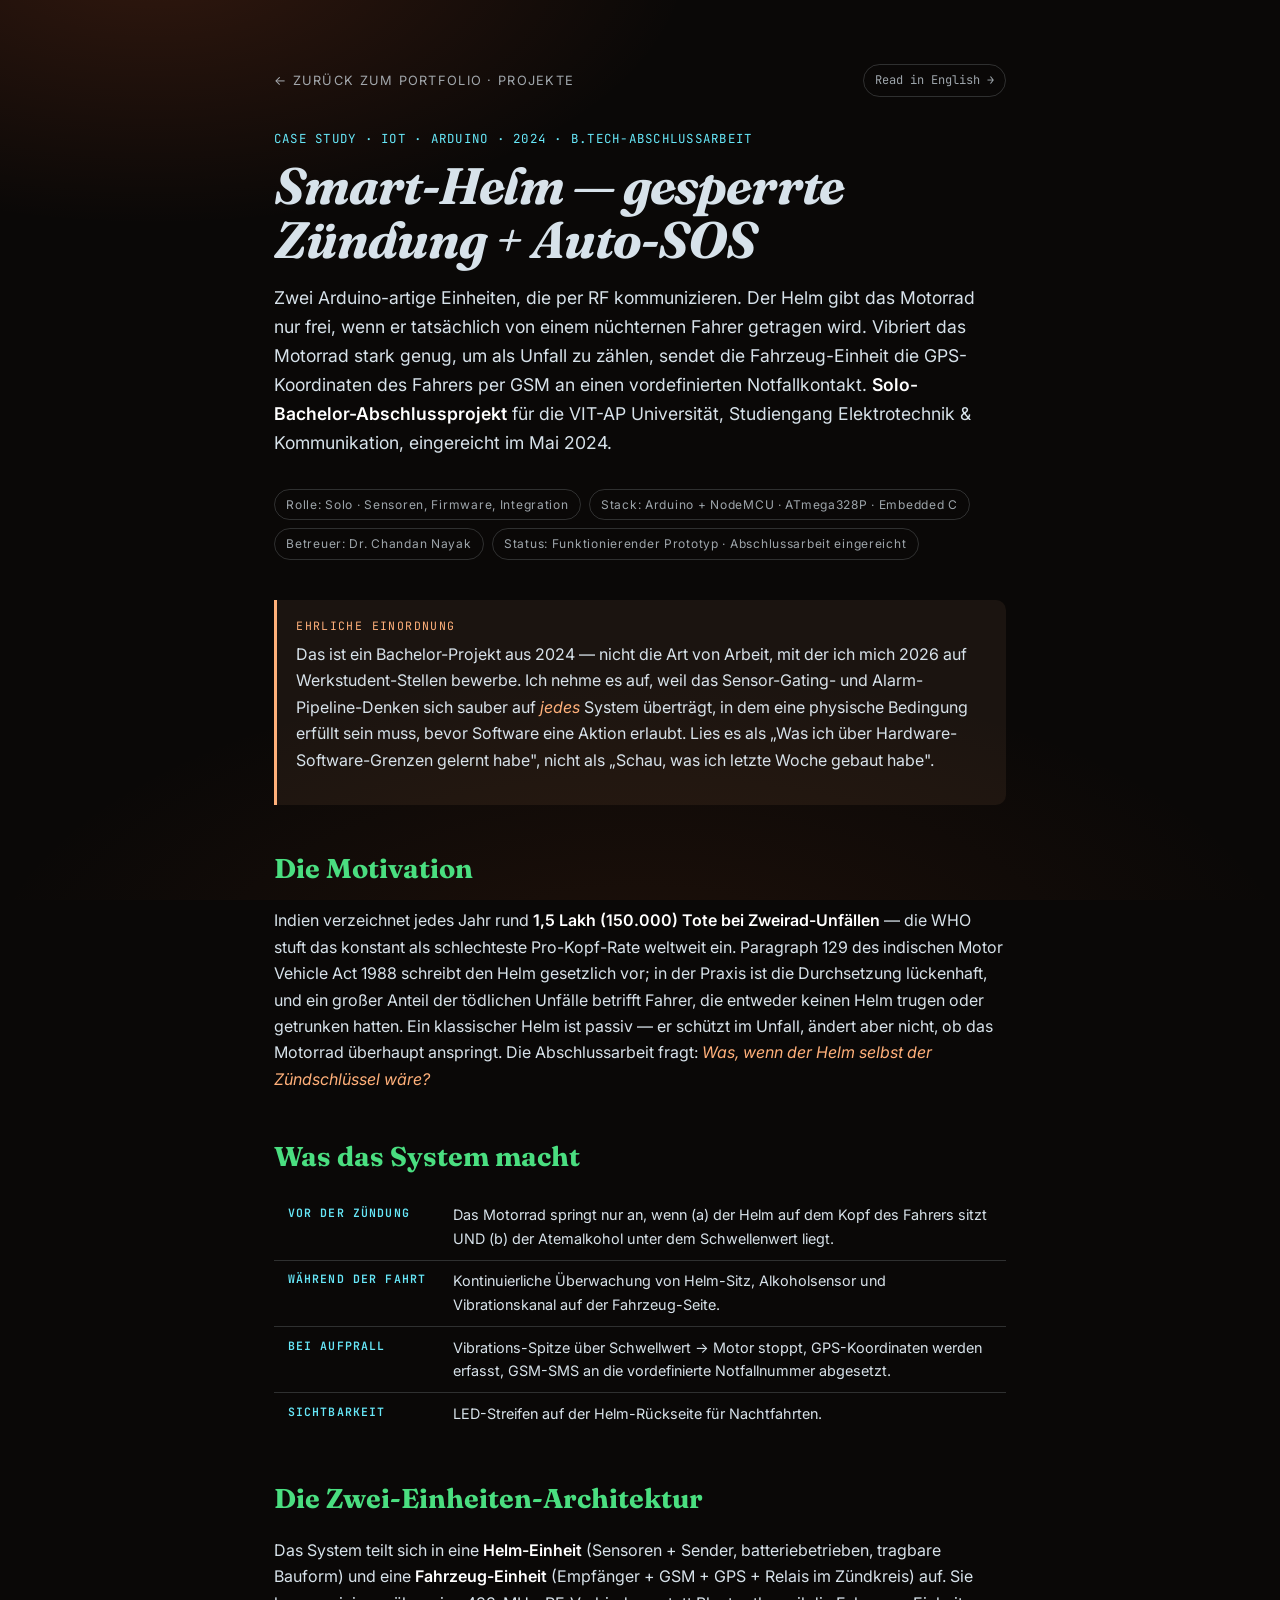
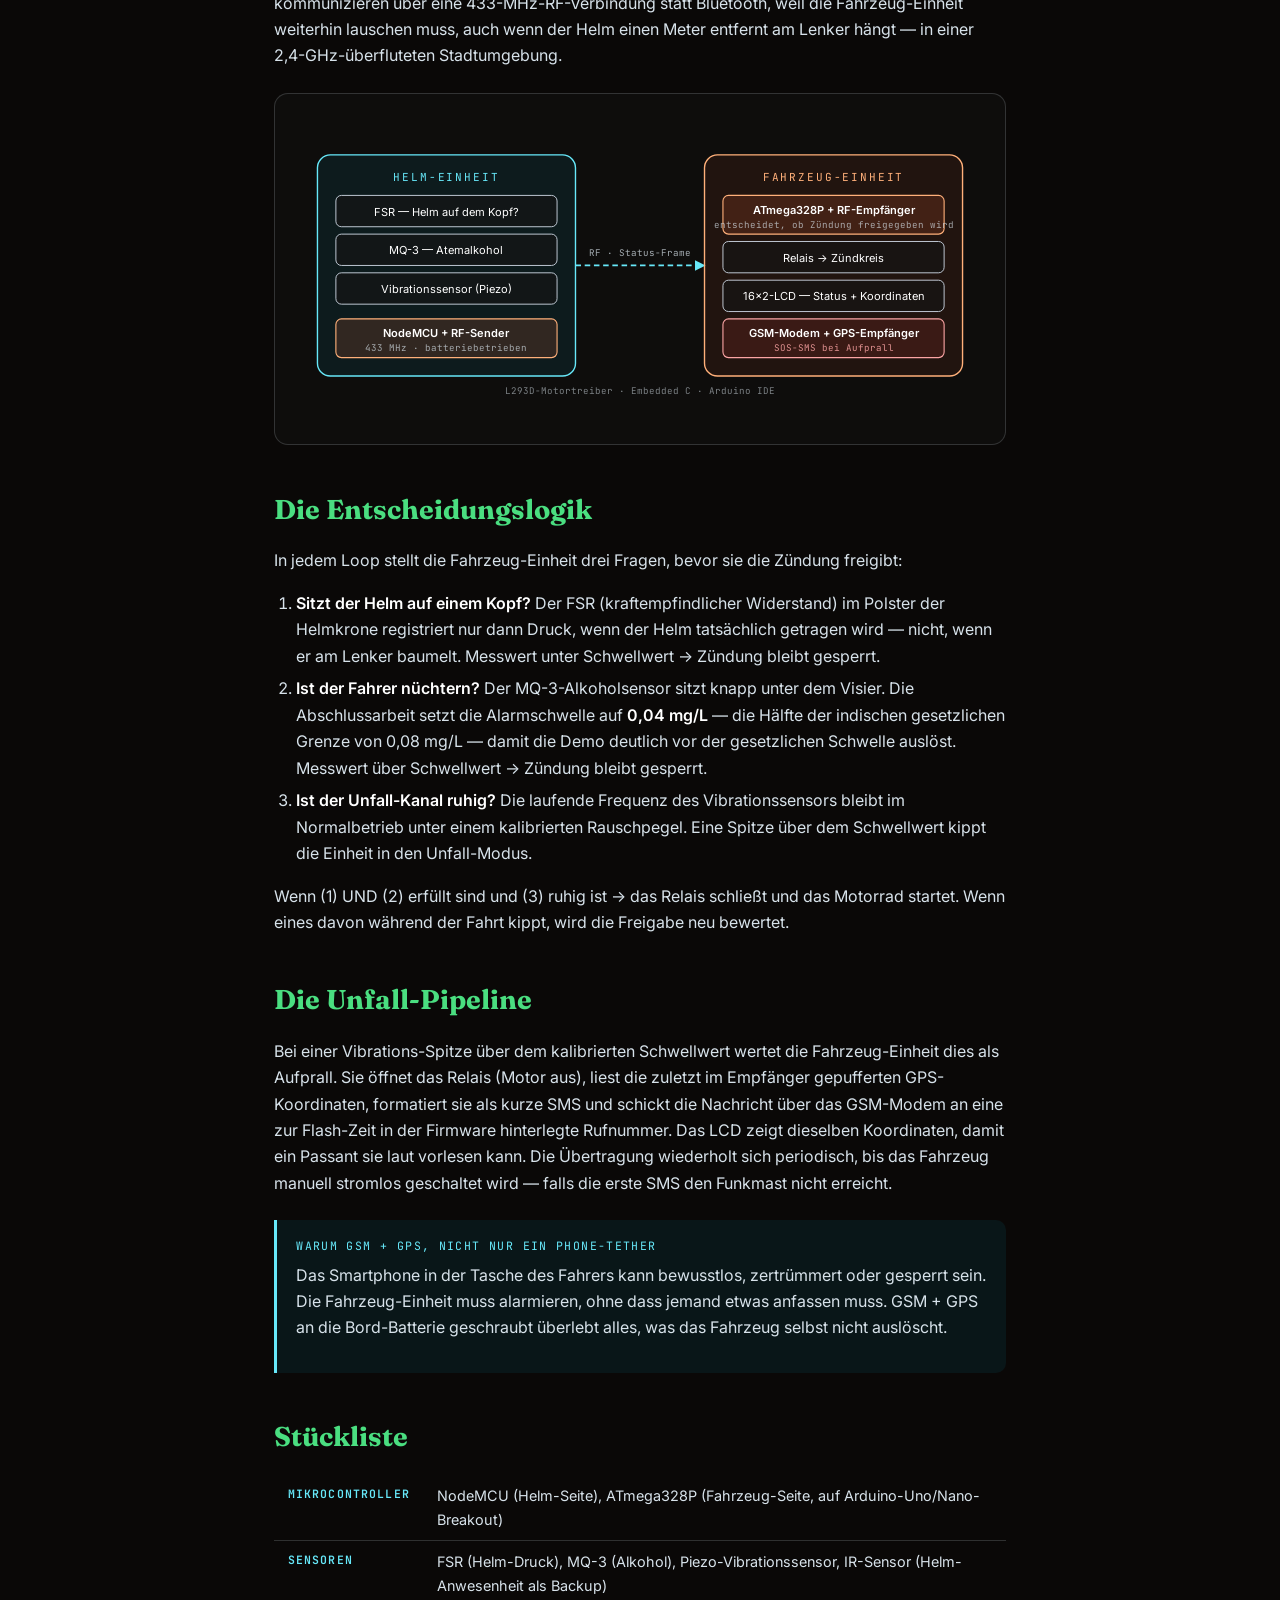
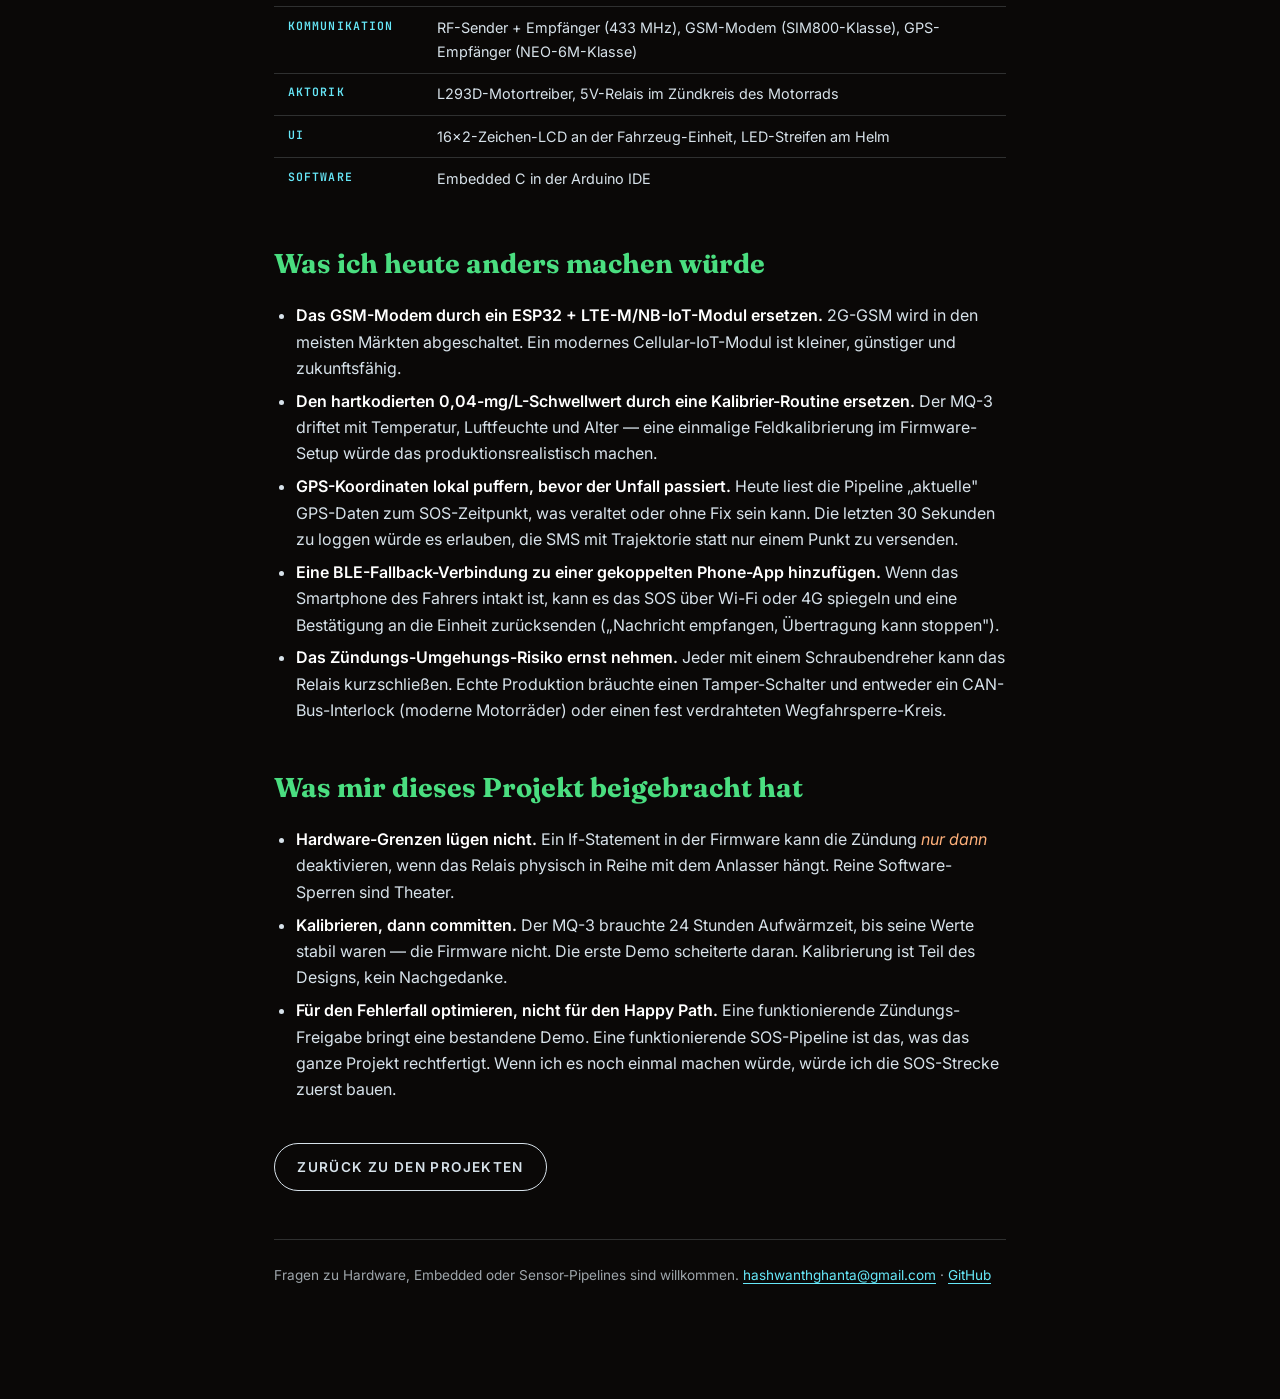
<file: projects/iot-helmet-de.html>
<!doctype html>
<html lang="de">
<head>
    <meta charset="utf-8">
    <meta name="viewport" content="width=device-width, initial-scale=1, viewport-fit=cover">
    <meta name="theme-color" content="#0A0A0B">
    <title>Case Study: IoT-Smart-Helm — B.Tech-Abschlussprojekt | Hashwanth Ghanta</title>
    <meta name="description" content="Ein Arduino-basierter Smart-Helm, der die Zündung des Motorrads nur freigibt, wenn der Helm aufgesetzt ist und der Fahrer nüchtern ist, und nach einem Aufprall automatisch die GPS-Position per GSM versendet. Solo-B.Tech-Abschlussarbeit, VIT-AP Universität, 2024.">
    <link rel="canonical" href="https://hashwanthghanta.github.io/projects/iot-helmet-de.html">
    <link rel="alternate" hreflang="en" href="https://hashwanthghanta.github.io/projects/iot-helmet.html">
    <link rel="alternate" hreflang="de" href="https://hashwanthghanta.github.io/projects/iot-helmet-de.html">
    <script>
        (function(){
            try { if (localStorage.getItem('lang') === 'en') location.replace('iot-helmet.html' + location.hash); } catch(e){}
        })();
    </script>
    <meta property="og:title" content="Case Study: IoT-Smart-Helm — Sensoren, Zündungs-Gating, Unfall-Alarm">
    <meta property="og:description" content="FSR-Helmerkennung + MQ-3-Alkoholsensor + Vibrations-Trigger + GSM/GPS-Auto-SOS. Solo-B.Tech-Abschlussarbeit an der VIT-AP Universität.">
    <meta property="og:image" content="https://hashwanthghanta.github.io/Images/hash.jpeg">
    <link rel="icon" type="image/svg+xml" href="data:image/svg+xml,%3Csvg xmlns='http://www.w3.org/2000/svg' viewBox='0 0 100 100'%3E%3Crect width='100' height='100' rx='20' fill='%230A0A0B'/%3E%3Ctext x='50' y='66' font-family='Inter,system-ui,sans-serif' font-size='52' font-weight='900' fill='%234ADE80' text-anchor='middle'%3EHG%3C/text%3E%3C/svg%3E">
    <link rel="preconnect" href="https://fonts.googleapis.com">
    <link rel="preconnect" href="https://fonts.gstatic.com" crossorigin>
    <link rel="preload" as="style" crossorigin href="https://fonts.googleapis.com/css2?family=Inter:wght@300;400;500;600;700;800&family=Fraunces:ital,opsz,wght@0,9..144,400;0,9..144,500;0,9..144,700;0,9..144,900;1,9..144,400;1,9..144,700&family=JetBrains+Mono:wght@400;500;600;700&display=swap" onload="this.onload=null;this.rel='stylesheet';">
    <noscript><link rel="stylesheet" href="https://fonts.googleapis.com/css2?family=Inter:wght@300;400;500;600;700;800&family=Fraunces:ital,opsz,wght@0,9..144,400;0,9..144,500;0,9..144,700;0,9..144,900;1,9..144,400;1,9..144,700&family=JetBrains+Mono:wght@400;500;600;700&display=swap"></noscript>
    <style>
        :root {
            --bg: #0a0807; --text: #D7E2EA; --text-dim: rgba(215,226,234,0.72);
            --accent-cool: #67e8f9; --accent-cool-deep: #0e7490;
            --accent-warm: #4ADE80; --accent-warm-soft: #ffb07a;
            --border-soft: rgba(215,226,234,0.18);
            --code-bg: rgba(0,0,0,0.4);
        }
        *,*::before,*::after { margin:0; padding:0; box-sizing:border-box; }
        body {
            font-family: 'Inter', system-ui, -apple-system, BlinkMacSystemFont, sans-serif;
            color: var(--text); line-height: 1.65;
            background:
                radial-gradient(ellipse 70% 50% at 12% -5%, rgba(255,107,53,0.16), transparent 60%),
                radial-gradient(ellipse 80% 55% at 50% 110%, rgba(180,80,30,0.12), transparent 65%),
                var(--bg);
            background-attachment: fixed;
            min-height: 100vh;
            -webkit-font-smoothing: antialiased;
        }
        :focus-visible { outline: 2.5px solid #FFD400; outline-offset: 3px; }
        a { color: var(--accent-cool); text-underline-offset: 3px; }
        a:hover, a:focus-visible { color: #fff; }
        .wrap { max-width: 780px; margin: 0 auto; padding: clamp(2rem, 5vw, 4rem) 1.5rem 6rem; }
        .top-row {
            display: flex; justify-content: space-between; align-items: center;
            gap: 1rem; flex-wrap: wrap;
            margin-bottom: 2rem;
        }
        .back {
            display: inline-flex; align-items: center; gap: 0.4rem;
            font-size: 0.8rem; letter-spacing: 0.1em; text-transform: uppercase;
            color: var(--text-dim); text-decoration: none;
        }
        .back:hover { color: var(--text); }
        .lang-swap {
            font-family: 'JetBrains Mono', ui-monospace, monospace;
            font-size: 0.75rem;
            color: var(--text-dim); text-decoration: none;
            padding: 0.35rem 0.7rem;
            border: 1px solid var(--border-soft);
            border-radius: 999px;
        }
        .lang-swap:hover { color: var(--text); border-color: var(--accent-cool); }
        .eyebrow {
            font-family: 'JetBrains Mono', ui-monospace, monospace;
            font-size: 0.78rem; letter-spacing: 0.1em; text-transform: uppercase;
            color: var(--accent-cool);
            margin-bottom: 0.6rem;
        }
        h1 {
            font-family: 'Fraunces', Georgia, serif;
            font-style: italic; font-weight: 700;
            font-size: clamp(2.1rem, 5.5vw, 3.2rem);
            letter-spacing: -0.02em;
            line-height: 1.05;
            margin-bottom: 1rem;
        }
        .lede {
            font-size: 1.1rem;
            color: var(--text);
            max-width: 64ch;
            margin-bottom: 2rem;
        }
        .meta-strip {
            display: flex; flex-wrap: wrap; gap: 0.5rem;
            margin-bottom: 2.5rem;
        }
        .meta-tag {
            padding: 0.3rem 0.7rem;
            border: 1px solid var(--border-soft);
            border-radius: 9999px;
            font-size: 0.75rem; letter-spacing: 0.06em;
            color: var(--text-dim);
        }
        h2 {
            font-family: 'Fraunces', Georgia, serif;
            font-style: normal; font-weight: 700;
            font-size: 1.7rem;
            margin: 2.6rem 0 1rem;
            color: var(--accent-warm);
        }
        h3 {
            font-family: 'Fraunces', Georgia, serif;
            font-style: normal;
            font-size: 1.15rem;
            margin: 1.4rem 0 0.5rem;
            color: var(--text);
        }
        p { margin-bottom: 1rem; }
        ul, ol { padding-left: 1.4rem; margin-bottom: 1rem; }
        li { margin-bottom: 0.4rem; }
        strong { color: #fff; font-weight: 600; }
        em { color: var(--accent-warm-soft); font-style: italic; }
        code {
            font-family: 'JetBrains Mono', ui-monospace, Menlo, monospace;
            font-size: 0.85rem;
            padding: 0.1rem 0.35rem;
            background: var(--code-bg);
            border-radius: 4px;
            color: var(--accent-cool);
            border: 1px solid var(--border-soft);
        }
        .callout {
            margin: 1.5rem 0;
            padding: 1rem 1.2rem;
            border-left: 3px solid var(--accent-cool);
            background: rgba(8,145,178,0.1);
            border-radius: 0 10px 10px 0;
        }
        .callout-label {
            font-family: 'JetBrains Mono', monospace;
            font-size: 0.72rem; letter-spacing: 0.12em;
            text-transform: uppercase;
            color: var(--accent-cool);
            margin-bottom: 0.4rem;
        }
        .callout.honest {
            border-left-color: var(--accent-warm-soft);
            background: rgba(255,176,122,0.07);
        }
        .callout.honest .callout-label { color: var(--accent-warm-soft); }
        .spec-table {
            width: 100%; border-collapse: collapse;
            margin: 1rem 0 1.5rem; font-size: 0.9rem;
        }
        .spec-table th, .spec-table td {
            text-align: left; padding: 0.55rem 0.85rem;
            border-bottom: 1px solid var(--border-soft);
            vertical-align: top;
        }
        .spec-table th {
            font-family: 'JetBrains Mono', monospace;
            font-size: 0.72rem; letter-spacing: 0.1em;
            text-transform: uppercase;
            color: var(--accent-cool);
            font-weight: 600;
            white-space: nowrap;
        }
        .spec-table tr:last-child th, .spec-table tr:last-child td { border-bottom: 0; }

        .diagram {
            margin: 1.5rem 0;
            padding: 1.5rem;
            border: 1px solid var(--border-soft);
            border-radius: 14px;
            background: rgba(20,20,20,0.45);
        }
        .diagram svg { width: 100%; max-width: 100%; height: auto; }

        .cta-row { display: flex; flex-wrap: wrap; gap: 0.75rem; margin: 2.5rem 0 1rem; }
        .cta-btn {
            display: inline-flex; align-items: center; gap: 0.5rem;
            padding: 0.75rem 1.4rem; border-radius: 9999px;
            font-size: 0.85rem; letter-spacing: 0.1em; text-transform: uppercase;
            font-weight: 600; text-decoration: none;
            transition: transform 0.2s ease, background 0.2s ease;
        }
        .cta-ghost { border: 1.5px solid var(--text); color: var(--text); }
        .cta-ghost:hover { background: rgba(255,255,255,0.06); color: #fff; transform: translateY(-2px); }
        .foot {
            margin-top: 3rem; padding-top: 1.5rem;
            border-top: 1px solid var(--border-soft);
            font-size: 0.85rem; color: var(--text-dim);
        }
    </style>
</head>
<body>
    <main class="wrap">
        <div class="top-row">
            <a href="/#projects" class="back">← Zurück zum Portfolio · Projekte</a>
            <a href="iot-helmet.html" class="lang-swap" hreflang="en" lang="en" onclick="try{localStorage.setItem('lang','en')}catch(e){}">Read in English →</a>
        </div>

        <div class="eyebrow">Case Study · IoT · Arduino · 2024 · B.Tech-Abschlussarbeit</div>
        <h1>Smart-Helm — gesperrte Zündung + Auto-SOS</h1>
        <p class="lede">
            Zwei Arduino-artige Einheiten, die per RF kommunizieren. Der Helm gibt das Motorrad nur frei, wenn er tatsächlich von einem nüchternen Fahrer getragen wird. Vibriert das Motorrad stark genug, um als Unfall zu zählen, sendet die Fahrzeug-Einheit die GPS-Koordinaten des Fahrers per GSM an einen vordefinierten Notfallkontakt. <strong>Solo-Bachelor-Abschlussprojekt</strong> für die VIT-AP Universität, Studiengang Elektrotechnik &amp; Kommunikation, eingereicht im Mai 2024.
        </p>
        <div class="meta-strip">
            <span class="meta-tag">Rolle: Solo · Sensoren, Firmware, Integration</span>
            <span class="meta-tag">Stack: Arduino + NodeMCU · ATmega328P · Embedded C</span>
            <span class="meta-tag">Betreuer: Dr. Chandan Nayak</span>
            <span class="meta-tag">Status: Funktionierender Prototyp · Abschlussarbeit eingereicht</span>
        </div>

        <div class="callout honest">
            <div class="callout-label">Ehrliche Einordnung</div>
            <p>Das ist ein Bachelor-Projekt aus 2024 — nicht die Art von Arbeit, mit der ich mich 2026 auf Werkstudent-Stellen bewerbe. Ich nehme es auf, weil das Sensor-Gating- und Alarm-Pipeline-Denken sich sauber auf <em>jedes</em> System überträgt, in dem eine physische Bedingung erfüllt sein muss, bevor Software eine Aktion erlaubt. Lies es als „Was ich über Hardware-Software-Grenzen gelernt habe", nicht als „Schau, was ich letzte Woche gebaut habe".</p>
        </div>

        <h2>Die Motivation</h2>
        <p>
            Indien verzeichnet jedes Jahr rund <strong>1,5 Lakh (150.000) Tote bei Zweirad-Unfällen</strong> — die WHO stuft das konstant als schlechteste Pro-Kopf-Rate weltweit ein. Paragraph 129 des indischen Motor Vehicle Act 1988 schreibt den Helm gesetzlich vor; in der Praxis ist die Durchsetzung lückenhaft, und ein großer Anteil der tödlichen Unfälle betrifft Fahrer, die entweder keinen Helm trugen oder getrunken hatten. Ein klassischer Helm ist passiv — er schützt im Unfall, ändert aber nicht, ob das Motorrad überhaupt anspringt. Die Abschlussarbeit fragt: <em>Was, wenn der Helm selbst der Zündschlüssel wäre?</em>
        </p>

        <h2>Was das System macht</h2>
        <table class="spec-table" aria-label="Smart-Helm — Funktionsmatrix">
            <tbody>
                <tr><th>Vor der Zündung</th><td>Das Motorrad springt nur an, wenn (a) der Helm auf dem Kopf des Fahrers sitzt UND (b) der Atemalkohol unter dem Schwellenwert liegt.</td></tr>
                <tr><th>Während der Fahrt</th><td>Kontinuierliche Überwachung von Helm-Sitz, Alkoholsensor und Vibrationskanal auf der Fahrzeug-Seite.</td></tr>
                <tr><th>Bei Aufprall</th><td>Vibrations-Spitze über Schwellwert → Motor stoppt, GPS-Koordinaten werden erfasst, GSM-SMS an die vordefinierte Notfallnummer abgesetzt.</td></tr>
                <tr><th>Sichtbarkeit</th><td>LED-Streifen auf der Helm-Rückseite für Nachtfahrten.</td></tr>
            </tbody>
        </table>

        <h2>Die Zwei-Einheiten-Architektur</h2>
        <p>
            Das System teilt sich in eine <strong>Helm-Einheit</strong> (Sensoren + Sender, batteriebetrieben, tragbare Bauform) und eine <strong>Fahrzeug-Einheit</strong> (Empfänger + GSM + GPS + Relais im Zündkreis) auf. Sie kommunizieren über eine 433-MHz-RF-Verbindung statt Bluetooth, weil die Fahrzeug-Einheit weiterhin lauschen muss, auch wenn der Helm einen Meter entfernt am Lenker hängt — in einer 2,4-GHz-überfluteten Stadtumgebung.
        </p>

        <div class="diagram">
            <svg viewBox="0 0 740 320" xmlns="http://www.w3.org/2000/svg" role="img" aria-label="Zwei-Einheiten-Architektur: Helm-Einheit überträgt FSR-, MQ-3- und Vibrationssensor-Daten per RF an eine Fahrzeug-Einheit, die das Zündungsrelais steuert und bei Aufprall GSM/GPS-SMS auslöst.">
                <defs>
                    <marker id="ar" viewBox="0 0 10 10" refX="9" refY="5" markerWidth="6" markerHeight="6" orient="auto-start-reverse">
                        <path d="M0,0 L10,5 L0,10 z" fill="#67e8f9"/>
                    </marker>
                </defs>

                <rect x="20" y="40" width="280" height="240" rx="14" fill="rgba(8,145,178,0.10)" stroke="#67e8f9" stroke-width="1.5"/>
                <text x="160" y="68" fill="#67e8f9" font-family="JetBrains Mono, monospace" font-size="12" letter-spacing="2" text-anchor="middle">HELM-EINHEIT</text>

                <rect x="40" y="84" width="240" height="34" rx="6" fill="rgba(20,20,20,0.7)" stroke="#cbd5e1" stroke-width="1"/>
                <text x="160" y="106" fill="#ffffff" font-family="Inter, sans-serif" font-size="12" text-anchor="middle">FSR — Helm auf dem Kopf?</text>

                <rect x="40" y="126" width="240" height="34" rx="6" fill="rgba(20,20,20,0.7)" stroke="#cbd5e1" stroke-width="1"/>
                <text x="160" y="148" fill="#ffffff" font-family="Inter, sans-serif" font-size="12" text-anchor="middle">MQ-3 — Atemalkohol</text>

                <rect x="40" y="168" width="240" height="34" rx="6" fill="rgba(20,20,20,0.7)" stroke="#cbd5e1" stroke-width="1"/>
                <text x="160" y="190" fill="#ffffff" font-family="Inter, sans-serif" font-size="12" text-anchor="middle">Vibrationssensor (Piezo)</text>

                <rect x="40" y="218" width="240" height="42" rx="6" fill="rgba(255,107,53,0.15)" stroke="#ffb07a" stroke-width="1.2"/>
                <text x="160" y="238" fill="#ffffff" font-family="Inter, sans-serif" font-weight="600" font-size="12" text-anchor="middle">NodeMCU + RF-Sender</text>
                <text x="160" y="253" fill="rgba(215,226,234,0.7)" font-family="JetBrains Mono, monospace" font-size="10" text-anchor="middle">433 MHz · batteriebetrieben</text>

                <line x1="300" y1="160" x2="440" y2="160" stroke="#67e8f9" stroke-width="2" marker-end="url(#ar)" stroke-dasharray="6 4"/>
                <text x="370" y="150" fill="rgba(215,226,234,0.75)" font-family="JetBrains Mono, monospace" font-size="10" text-anchor="middle">RF · Status-Frame</text>

                <rect x="440" y="40" width="280" height="240" rx="14" fill="rgba(255,107,53,0.08)" stroke="#ffb07a" stroke-width="1.5"/>
                <text x="580" y="68" fill="#ffb07a" font-family="JetBrains Mono, monospace" font-size="12" letter-spacing="2" text-anchor="middle">FAHRZEUG-EINHEIT</text>

                <rect x="460" y="84" width="240" height="42" rx="6" fill="rgba(255,107,53,0.15)" stroke="#ffb07a" stroke-width="1.2"/>
                <text x="580" y="104" fill="#ffffff" font-family="Inter, sans-serif" font-weight="600" font-size="12" text-anchor="middle">ATmega328P + RF-Empfänger</text>
                <text x="580" y="119" fill="rgba(215,226,234,0.7)" font-family="JetBrains Mono, monospace" font-size="10" text-anchor="middle">entscheidet, ob Zündung freigegeben wird</text>

                <rect x="460" y="134" width="240" height="34" rx="6" fill="rgba(20,20,20,0.7)" stroke="#cbd5e1" stroke-width="1"/>
                <text x="580" y="156" fill="#ffffff" font-family="Inter, sans-serif" font-size="12" text-anchor="middle">Relais → Zündkreis</text>

                <rect x="460" y="176" width="240" height="34" rx="6" fill="rgba(20,20,20,0.7)" stroke="#cbd5e1" stroke-width="1"/>
                <text x="580" y="198" fill="#ffffff" font-family="Inter, sans-serif" font-size="12" text-anchor="middle">16×2-LCD — Status + Koordinaten</text>

                <rect x="460" y="218" width="240" height="42" rx="6" fill="rgba(239,68,68,0.12)" stroke="#fca5a5" stroke-width="1.2"/>
                <text x="580" y="238" fill="#ffffff" font-family="Inter, sans-serif" font-weight="600" font-size="12" text-anchor="middle">GSM-Modem + GPS-Empfänger</text>
                <text x="580" y="253" fill="rgba(252,165,165,0.85)" font-family="JetBrains Mono, monospace" font-size="10" text-anchor="middle">SOS-SMS bei Aufprall</text>

                <text x="370" y="300" fill="rgba(215,226,234,0.55)" font-family="JetBrains Mono, monospace" font-size="10" text-anchor="middle">L293D-Motortreiber · Embedded C · Arduino IDE</text>
            </svg>
        </div>

        <h2>Die Entscheidungslogik</h2>
        <p>In jedem Loop stellt die Fahrzeug-Einheit drei Fragen, bevor sie die Zündung freigibt:</p>
        <ol>
            <li><strong>Sitzt der Helm auf einem Kopf?</strong> Der FSR (kraftempfindlicher Widerstand) im Polster der Helmkrone registriert nur dann Druck, wenn der Helm tatsächlich getragen wird — nicht, wenn er am Lenker baumelt. Messwert unter Schwellwert → Zündung bleibt gesperrt.</li>
            <li><strong>Ist der Fahrer nüchtern?</strong> Der MQ-3-Alkoholsensor sitzt knapp unter dem Visier. Die Abschlussarbeit setzt die Alarmschwelle auf <strong>0,04 mg/L</strong> — die Hälfte der indischen gesetzlichen Grenze von 0,08 mg/L — damit die Demo deutlich vor der gesetzlichen Schwelle auslöst. Messwert über Schwellwert → Zündung bleibt gesperrt.</li>
            <li><strong>Ist der Unfall-Kanal ruhig?</strong> Die laufende Frequenz des Vibrationssensors bleibt im Normalbetrieb unter einem kalibrierten Rauschpegel. Eine Spitze über dem Schwellwert kippt die Einheit in den Unfall-Modus.</li>
        </ol>
        <p>Wenn (1) UND (2) erfüllt sind und (3) ruhig ist → das Relais schließt und das Motorrad startet. Wenn eines davon während der Fahrt kippt, wird die Freigabe neu bewertet.</p>

        <h2>Die Unfall-Pipeline</h2>
        <p>
            Bei einer Vibrations-Spitze über dem kalibrierten Schwellwert wertet die Fahrzeug-Einheit dies als Aufprall. Sie öffnet das Relais (Motor aus), liest die zuletzt im Empfänger gepufferten GPS-Koordinaten, formatiert sie als kurze SMS und schickt die Nachricht über das GSM-Modem an eine zur Flash-Zeit in der Firmware hinterlegte Rufnummer. Das LCD zeigt dieselben Koordinaten, damit ein Passant sie laut vorlesen kann. Die Übertragung wiederholt sich periodisch, bis das Fahrzeug manuell stromlos geschaltet wird — falls die erste SMS den Funkmast nicht erreicht.
        </p>
        <div class="callout">
            <div class="callout-label">Warum GSM + GPS, nicht nur ein Phone-Tether</div>
            <p>Das Smartphone in der Tasche des Fahrers kann bewusstlos, zertrümmert oder gesperrt sein. Die Fahrzeug-Einheit muss alarmieren, ohne dass jemand etwas anfassen muss. GSM + GPS an die Bord-Batterie geschraubt überlebt alles, was das Fahrzeug selbst nicht auslöscht.</p>
        </div>

        <h2>Stückliste</h2>
        <table class="spec-table" aria-label="Smart-Helm — Hardwarekomponenten">
            <tbody>
                <tr><th>Mikrocontroller</th><td>NodeMCU (Helm-Seite), ATmega328P (Fahrzeug-Seite, auf Arduino-Uno/Nano-Breakout)</td></tr>
                <tr><th>Sensoren</th><td>FSR (Helm-Druck), MQ-3 (Alkohol), Piezo-Vibrationssensor, IR-Sensor (Helm-Anwesenheit als Backup)</td></tr>
                <tr><th>Kommunikation</th><td>RF-Sender + Empfänger (433 MHz), GSM-Modem (SIM800-Klasse), GPS-Empfänger (NEO-6M-Klasse)</td></tr>
                <tr><th>Aktorik</th><td>L293D-Motortreiber, 5V-Relais im Zündkreis des Motorrads</td></tr>
                <tr><th>UI</th><td>16×2-Zeichen-LCD an der Fahrzeug-Einheit, LED-Streifen am Helm</td></tr>
                <tr><th>Software</th><td>Embedded C in der Arduino IDE</td></tr>
            </tbody>
        </table>

        <h2>Was ich heute anders machen würde</h2>
        <ul>
            <li><strong>Das GSM-Modem durch ein ESP32 + LTE-M/NB-IoT-Modul ersetzen.</strong> 2G-GSM wird in den meisten Märkten abgeschaltet. Ein modernes Cellular-IoT-Modul ist kleiner, günstiger und zukunftsfähig.</li>
            <li><strong>Den hartkodierten 0,04-mg/L-Schwellwert durch eine Kalibrier-Routine ersetzen.</strong> Der MQ-3 driftet mit Temperatur, Luftfeuchte und Alter — eine einmalige Feldkalibrierung im Firmware-Setup würde das produktionsrealistisch machen.</li>
            <li><strong>GPS-Koordinaten lokal puffern, bevor der Unfall passiert.</strong> Heute liest die Pipeline „aktuelle" GPS-Daten zum SOS-Zeitpunkt, was veraltet oder ohne Fix sein kann. Die letzten 30 Sekunden zu loggen würde es erlauben, die SMS mit Trajektorie statt nur einem Punkt zu versenden.</li>
            <li><strong>Eine BLE-Fallback-Verbindung zu einer gekoppelten Phone-App hinzufügen.</strong> Wenn das Smartphone des Fahrers intakt ist, kann es das SOS über Wi-Fi oder 4G spiegeln und eine Bestätigung an die Einheit zurücksenden („Nachricht empfangen, Übertragung kann stoppen").</li>
            <li><strong>Das Zündungs-Umgehungs-Risiko ernst nehmen.</strong> Jeder mit einem Schraubendreher kann das Relais kurzschließen. Echte Produktion bräuchte einen Tamper-Schalter und entweder ein CAN-Bus-Interlock (moderne Motorräder) oder einen fest verdrahteten Wegfahrsperre-Kreis.</li>
        </ul>

        <h2>Was mir dieses Projekt beigebracht hat</h2>
        <ul>
            <li><strong>Hardware-Grenzen lügen nicht.</strong> Ein If-Statement in der Firmware kann die Zündung <em>nur dann</em> deaktivieren, wenn das Relais physisch in Reihe mit dem Anlasser hängt. Reine Software-Sperren sind Theater.</li>
            <li><strong>Kalibrieren, dann committen.</strong> Der MQ-3 brauchte 24 Stunden Aufwärmzeit, bis seine Werte stabil waren — die Firmware nicht. Die erste Demo scheiterte daran. Kalibrierung ist Teil des Designs, kein Nachgedanke.</li>
            <li><strong>Für den Fehlerfall optimieren, nicht für den Happy Path.</strong> Eine funktionierende Zündungs-Freigabe bringt eine bestandene Demo. Eine funktionierende SOS-Pipeline ist das, was das ganze Projekt rechtfertigt. Wenn ich es noch einmal machen würde, würde ich die SOS-Strecke zuerst bauen.</li>
        </ul>

        <div class="cta-row">
            <a class="cta-btn cta-ghost" href="/#projects">Zurück zu den Projekten</a>
        </div>

        <p class="foot">Fragen zu Hardware, Embedded oder Sensor-Pipelines sind willkommen. <a href="mailto:hashwanthghanta@gmail.com">hashwanthghanta@gmail.com</a> · <a href="https://github.com/hashwanthghanta" target="_blank" rel="noopener noreferrer">GitHub</a></p>
    </main>
</body>
</html>
</file>
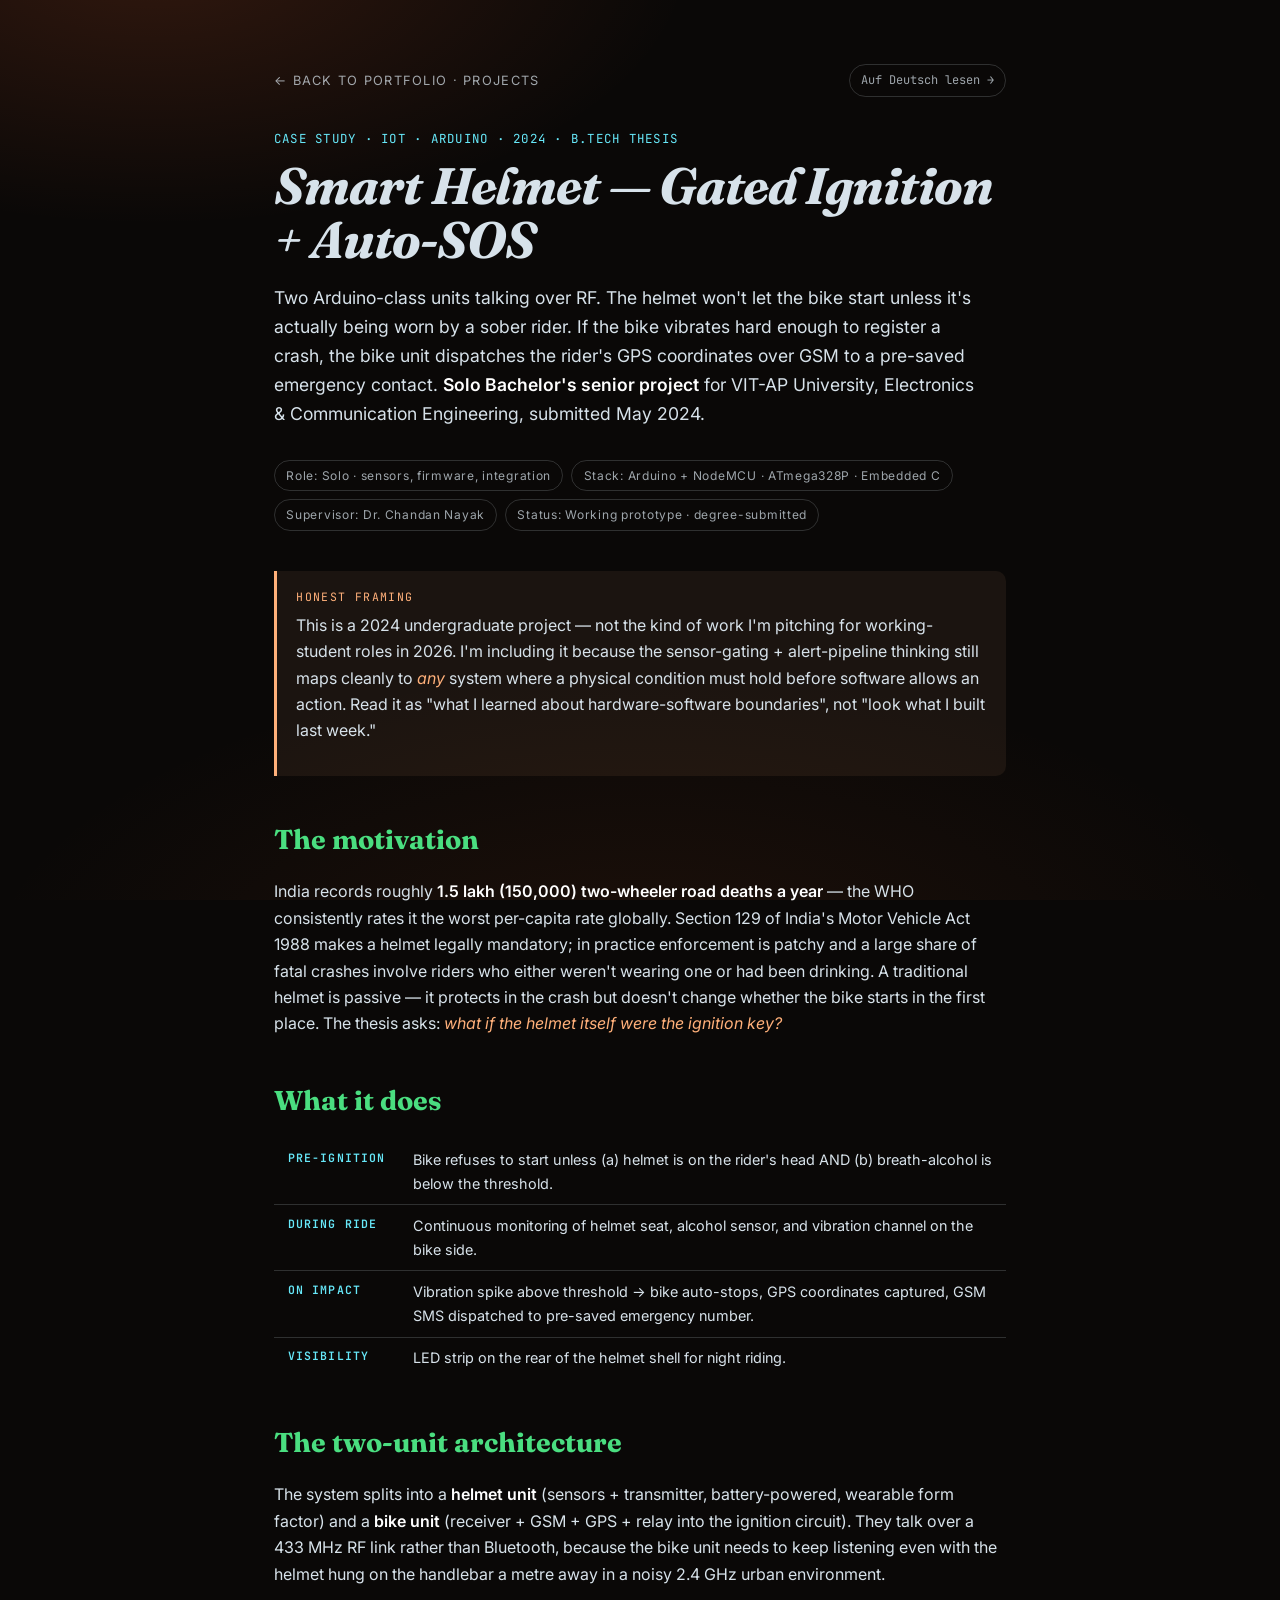
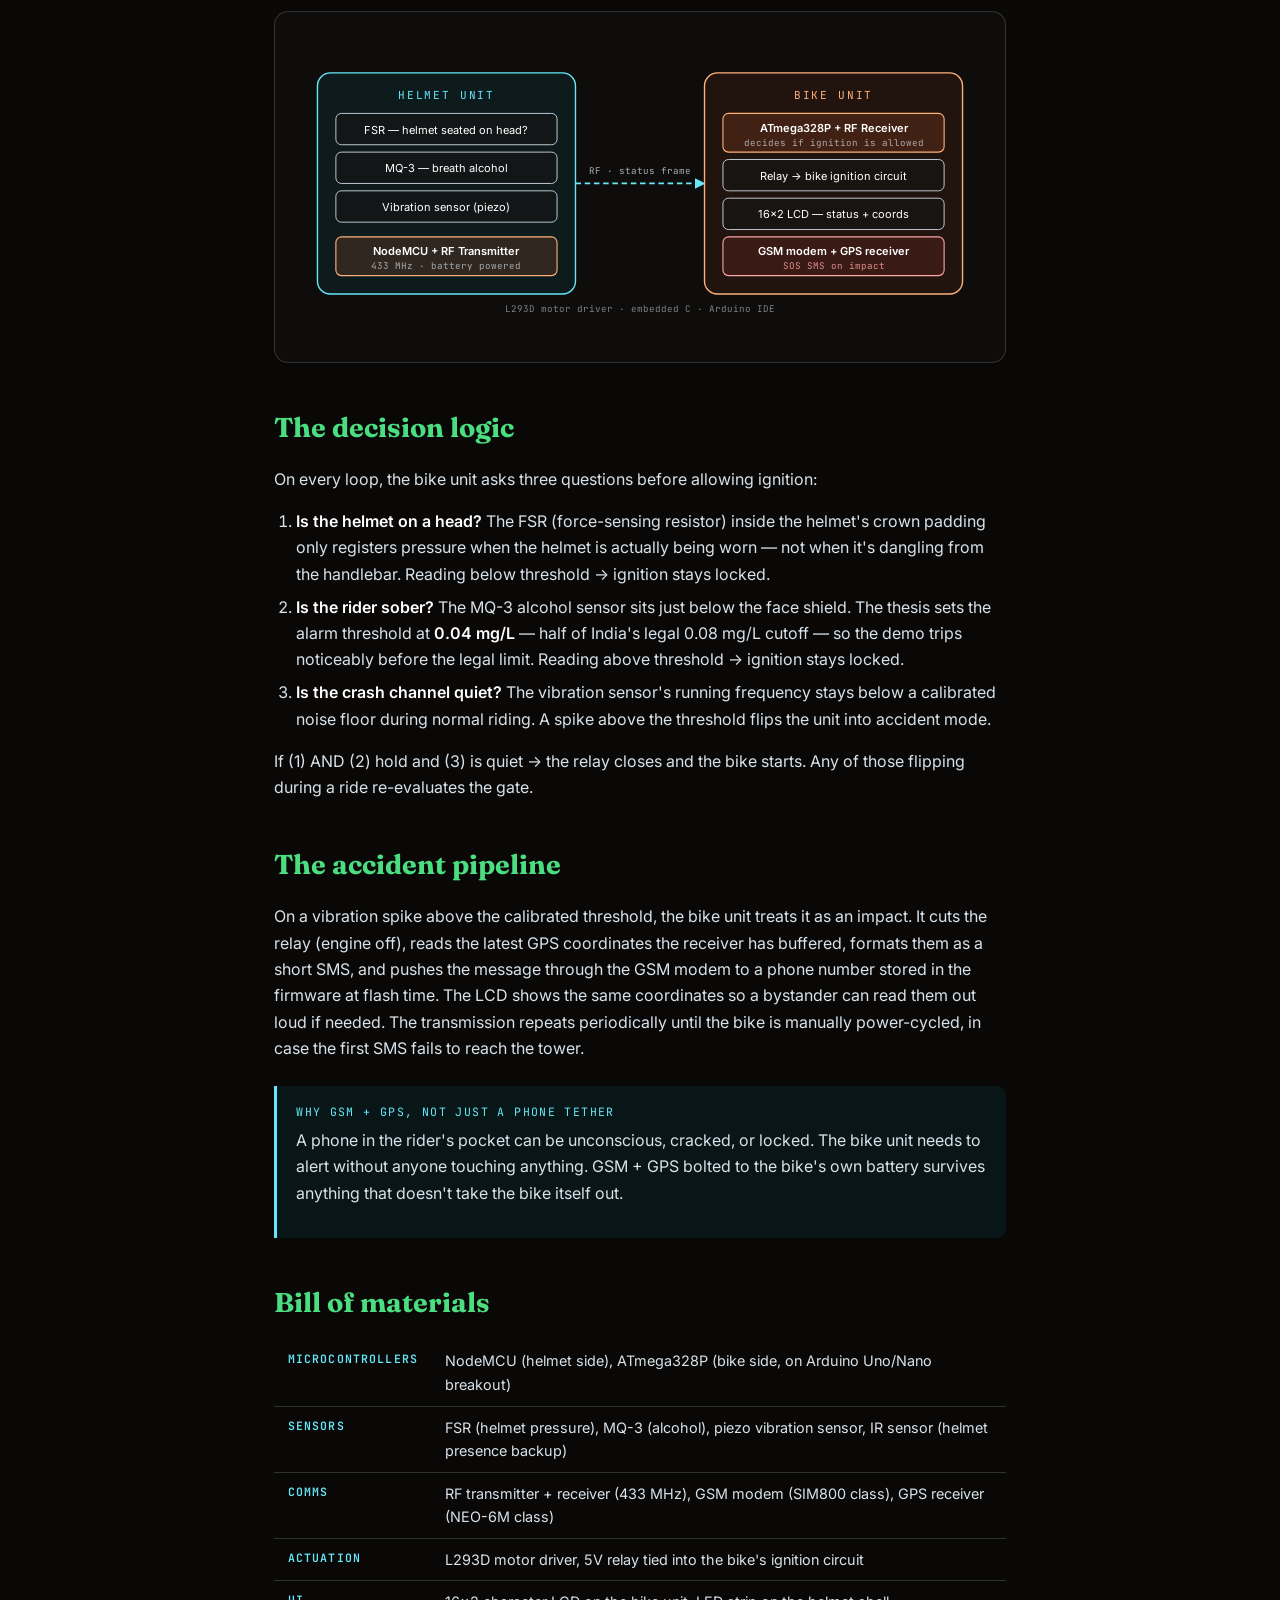
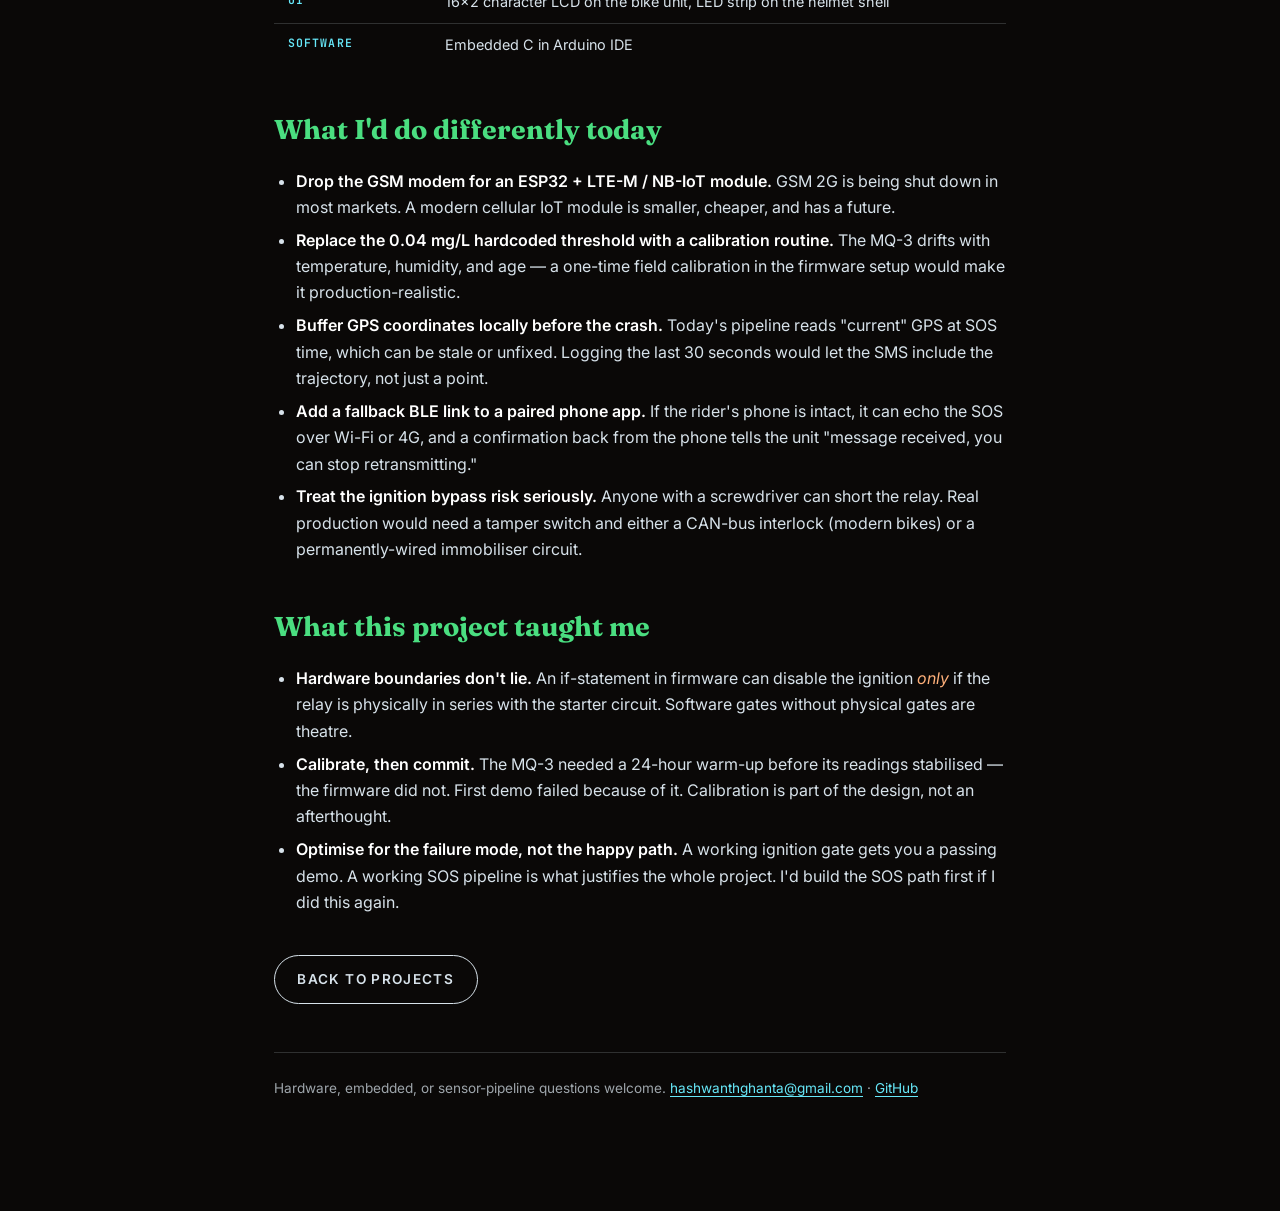
<file: projects/iot-helmet.html>
<!doctype html>
<html lang="en">
<head>
    <meta charset="utf-8">
    <meta name="viewport" content="width=device-width, initial-scale=1, viewport-fit=cover">
    <meta name="theme-color" content="#0A0A0B">
    <title>Case Study: IoT Smart Helmet — B.Tech Senior Project | Hashwanth Ghanta</title>
    <meta name="description" content="An Arduino-based smart helmet that gates motorcycle ignition on helmet-worn + sober rider, and auto-dispatches GPS location over GSM after an impact. Solo B.Tech thesis, VIT-AP University, 2024.">
    <link rel="canonical" href="https://hashwanthghanta.github.io/projects/iot-helmet.html">
    <link rel="alternate" hreflang="en" href="https://hashwanthghanta.github.io/projects/iot-helmet.html">
    <link rel="alternate" hreflang="de" href="https://hashwanthghanta.github.io/projects/iot-helmet-de.html">
    <script>
        (function(){
            try { if (localStorage.getItem('lang') === 'de') location.replace('iot-helmet-de.html' + location.hash); } catch(e){}
        })();
    </script>
    <meta property="og:title" content="Case Study: IoT Smart Helmet — Sensors, Ignition Gating, Accident Alert">
    <meta property="og:description" content="FSR helmet detection + MQ-3 alcohol sensor + vibration trigger + GSM/GPS auto-SOS. Solo B.Tech thesis at VIT-AP University.">
    <meta property="og:image" content="https://hashwanthghanta.github.io/Images/hash.jpeg">
    <link rel="icon" type="image/svg+xml" href="data:image/svg+xml,%3Csvg xmlns='http://www.w3.org/2000/svg' viewBox='0 0 100 100'%3E%3Crect width='100' height='100' rx='20' fill='%230A0A0B'/%3E%3Ctext x='50' y='66' font-family='Inter,system-ui,sans-serif' font-size='52' font-weight='900' fill='%234ADE80' text-anchor='middle'%3EHG%3C/text%3E%3C/svg%3E">
    <link rel="preconnect" href="https://fonts.googleapis.com">
    <link rel="preconnect" href="https://fonts.gstatic.com" crossorigin>
    <link rel="preload" as="style" crossorigin href="https://fonts.googleapis.com/css2?family=Inter:wght@300;400;500;600;700;800&family=Fraunces:ital,opsz,wght@0,9..144,400;0,9..144,500;0,9..144,700;0,9..144,900;1,9..144,400;1,9..144,700&family=JetBrains+Mono:wght@400;500;600;700&display=swap" onload="this.onload=null;this.rel='stylesheet';">
    <noscript><link rel="stylesheet" href="https://fonts.googleapis.com/css2?family=Inter:wght@300;400;500;600;700;800&family=Fraunces:ital,opsz,wght@0,9..144,400;0,9..144,500;0,9..144,700;0,9..144,900;1,9..144,400;1,9..144,700&family=JetBrains+Mono:wght@400;500;600;700&display=swap"></noscript>
    <style>
        :root {
            --bg: #0a0807; --text: #D7E2EA; --text-dim: rgba(215,226,234,0.72);
            --accent-cool: #67e8f9; --accent-cool-deep: #0e7490;
            --accent-warm: #4ADE80; --accent-warm-soft: #ffb07a;
            --border-soft: rgba(215,226,234,0.18);
            --code-bg: rgba(0,0,0,0.4);
        }
        *,*::before,*::after { margin:0; padding:0; box-sizing:border-box; }
        body {
            font-family: 'Inter', system-ui, -apple-system, BlinkMacSystemFont, sans-serif;
            color: var(--text); line-height: 1.65;
            background:
                radial-gradient(ellipse 70% 50% at 12% -5%, rgba(255,107,53,0.16), transparent 60%),
                radial-gradient(ellipse 80% 55% at 50% 110%, rgba(180,80,30,0.12), transparent 65%),
                var(--bg);
            background-attachment: fixed;
            min-height: 100vh;
            -webkit-font-smoothing: antialiased;
        }
        :focus-visible { outline: 2.5px solid #FFD400; outline-offset: 3px; }
        a { color: var(--accent-cool); text-underline-offset: 3px; }
        a:hover, a:focus-visible { color: #fff; }
        .wrap { max-width: 780px; margin: 0 auto; padding: clamp(2rem, 5vw, 4rem) 1.5rem 6rem; }
        .top-row {
            display: flex; justify-content: space-between; align-items: center;
            gap: 1rem; flex-wrap: wrap;
            margin-bottom: 2rem;
        }
        .back {
            display: inline-flex; align-items: center; gap: 0.4rem;
            font-size: 0.8rem; letter-spacing: 0.1em; text-transform: uppercase;
            color: var(--text-dim); text-decoration: none;
        }
        .back:hover { color: var(--text); }
        .lang-swap {
            font-family: 'JetBrains Mono', ui-monospace, monospace;
            font-size: 0.75rem;
            color: var(--text-dim); text-decoration: none;
            padding: 0.35rem 0.7rem;
            border: 1px solid var(--border-soft);
            border-radius: 999px;
        }
        .lang-swap:hover { color: var(--text); border-color: var(--accent-cool); }
        .eyebrow {
            font-family: 'JetBrains Mono', ui-monospace, monospace;
            font-size: 0.78rem; letter-spacing: 0.1em; text-transform: uppercase;
            color: var(--accent-cool);
            margin-bottom: 0.6rem;
        }
        h1 {
            font-family: 'Fraunces', Georgia, serif;
            font-style: italic; font-weight: 700;
            font-size: clamp(2.1rem, 5.5vw, 3.2rem);
            letter-spacing: -0.02em;
            line-height: 1.05;
            margin-bottom: 1rem;
        }
        .lede {
            font-size: 1.1rem;
            color: var(--text);
            max-width: 64ch;
            margin-bottom: 2rem;
        }
        .meta-strip {
            display: flex; flex-wrap: wrap; gap: 0.5rem;
            margin-bottom: 2.5rem;
        }
        .meta-tag {
            padding: 0.3rem 0.7rem;
            border: 1px solid var(--border-soft);
            border-radius: 9999px;
            font-size: 0.75rem; letter-spacing: 0.06em;
            color: var(--text-dim);
        }
        h2 {
            font-family: 'Fraunces', Georgia, serif;
            font-style: normal; font-weight: 700;
            font-size: 1.7rem;
            margin: 2.6rem 0 1rem;
            color: var(--accent-warm);
        }
        h3 {
            font-family: 'Fraunces', Georgia, serif;
            font-style: normal;
            font-size: 1.15rem;
            margin: 1.4rem 0 0.5rem;
            color: var(--text);
        }
        p { margin-bottom: 1rem; }
        ul, ol { padding-left: 1.4rem; margin-bottom: 1rem; }
        li { margin-bottom: 0.4rem; }
        strong { color: #fff; font-weight: 600; }
        em { color: var(--accent-warm-soft); font-style: italic; }
        code {
            font-family: 'JetBrains Mono', ui-monospace, Menlo, monospace;
            font-size: 0.85rem;
            padding: 0.1rem 0.35rem;
            background: var(--code-bg);
            border-radius: 4px;
            color: var(--accent-cool);
            border: 1px solid var(--border-soft);
        }
        .callout {
            margin: 1.5rem 0;
            padding: 1rem 1.2rem;
            border-left: 3px solid var(--accent-cool);
            background: rgba(8,145,178,0.1);
            border-radius: 0 10px 10px 0;
        }
        .callout-label {
            font-family: 'JetBrains Mono', monospace;
            font-size: 0.72rem; letter-spacing: 0.12em;
            text-transform: uppercase;
            color: var(--accent-cool);
            margin-bottom: 0.4rem;
        }
        .callout.honest {
            border-left-color: var(--accent-warm-soft);
            background: rgba(255,176,122,0.07);
        }
        .callout.honest .callout-label { color: var(--accent-warm-soft); }
        .spec-table {
            width: 100%; border-collapse: collapse;
            margin: 1rem 0 1.5rem; font-size: 0.9rem;
        }
        .spec-table th, .spec-table td {
            text-align: left; padding: 0.55rem 0.85rem;
            border-bottom: 1px solid var(--border-soft);
            vertical-align: top;
        }
        .spec-table th {
            font-family: 'JetBrains Mono', monospace;
            font-size: 0.72rem; letter-spacing: 0.1em;
            text-transform: uppercase;
            color: var(--accent-cool);
            font-weight: 600;
            white-space: nowrap;
        }
        .spec-table tr:last-child th, .spec-table tr:last-child td { border-bottom: 0; }

        .diagram {
            margin: 1.5rem 0;
            padding: 1.5rem;
            border: 1px solid var(--border-soft);
            border-radius: 14px;
            background: rgba(20,20,20,0.45);
        }
        .diagram svg { width: 100%; max-width: 100%; height: auto; }

        .cta-row { display: flex; flex-wrap: wrap; gap: 0.75rem; margin: 2.5rem 0 1rem; }
        .cta-btn {
            display: inline-flex; align-items: center; gap: 0.5rem;
            padding: 0.75rem 1.4rem; border-radius: 9999px;
            font-size: 0.85rem; letter-spacing: 0.1em; text-transform: uppercase;
            font-weight: 600; text-decoration: none;
            transition: transform 0.2s ease, background 0.2s ease;
        }
        .cta-ghost { border: 1.5px solid var(--text); color: var(--text); }
        .cta-ghost:hover { background: rgba(255,255,255,0.06); color: #fff; transform: translateY(-2px); }
        .foot {
            margin-top: 3rem; padding-top: 1.5rem;
            border-top: 1px solid var(--border-soft);
            font-size: 0.85rem; color: var(--text-dim);
        }
    </style>
</head>
<body>
    <main class="wrap">
        <div class="top-row">
            <a href="/#projects" class="back">← Back to portfolio · Projects</a>
            <a href="iot-helmet-de.html" class="lang-swap" hreflang="de" lang="de" onclick="try{localStorage.setItem('lang','de')}catch(e){}">Auf Deutsch lesen →</a>
        </div>

        <div class="eyebrow">Case study · IoT · Arduino · 2024 · B.Tech thesis</div>
        <h1>Smart Helmet — Gated Ignition + Auto-SOS</h1>
        <p class="lede">
            Two Arduino-class units talking over RF. The helmet won't let the bike start unless it's actually being worn by a sober rider. If the bike vibrates hard enough to register a crash, the bike unit dispatches the rider's GPS coordinates over GSM to a pre-saved emergency contact. <strong>Solo Bachelor's senior project</strong> for VIT-AP University, Electronics &amp; Communication Engineering, submitted May 2024.
        </p>
        <div class="meta-strip">
            <span class="meta-tag">Role: Solo · sensors, firmware, integration</span>
            <span class="meta-tag">Stack: Arduino + NodeMCU · ATmega328P · Embedded C</span>
            <span class="meta-tag">Supervisor: Dr. Chandan Nayak</span>
            <span class="meta-tag">Status: Working prototype · degree-submitted</span>
        </div>

        <div class="callout honest">
            <div class="callout-label">Honest framing</div>
            <p>This is a 2024 undergraduate project — not the kind of work I'm pitching for working-student roles in 2026. I'm including it because the sensor-gating + alert-pipeline thinking still maps cleanly to <em>any</em> system where a physical condition must hold before software allows an action. Read it as "what I learned about hardware-software boundaries", not "look what I built last week."</p>
        </div>

        <h2>The motivation</h2>
        <p>
            India records roughly <strong>1.5 lakh (150,000) two-wheeler road deaths a year</strong> — the WHO consistently rates it the worst per-capita rate globally. Section 129 of India's Motor Vehicle Act 1988 makes a helmet legally mandatory; in practice enforcement is patchy and a large share of fatal crashes involve riders who either weren't wearing one or had been drinking. A traditional helmet is passive — it protects in the crash but doesn't change whether the bike starts in the first place. The thesis asks: <em>what if the helmet itself were the ignition key?</em>
        </p>

        <h2>What it does</h2>
        <table class="spec-table" aria-label="Smart helmet — feature matrix">
            <tbody>
                <tr><th>Pre-ignition</th><td>Bike refuses to start unless (a) helmet is on the rider's head AND (b) breath-alcohol is below the threshold.</td></tr>
                <tr><th>During ride</th><td>Continuous monitoring of helmet seat, alcohol sensor, and vibration channel on the bike side.</td></tr>
                <tr><th>On impact</th><td>Vibration spike above threshold → bike auto-stops, GPS coordinates captured, GSM SMS dispatched to pre-saved emergency number.</td></tr>
                <tr><th>Visibility</th><td>LED strip on the rear of the helmet shell for night riding.</td></tr>
            </tbody>
        </table>

        <h2>The two-unit architecture</h2>
        <p>
            The system splits into a <strong>helmet unit</strong> (sensors + transmitter, battery-powered, wearable form factor) and a <strong>bike unit</strong> (receiver + GSM + GPS + relay into the ignition circuit). They talk over a 433 MHz RF link rather than Bluetooth, because the bike unit needs to keep listening even with the helmet hung on the handlebar a metre away in a noisy 2.4 GHz urban environment.
        </p>

        <div class="diagram">
            <svg viewBox="0 0 740 320" xmlns="http://www.w3.org/2000/svg" role="img" aria-label="Two-unit architecture: helmet unit transmits FSR, MQ-3, and vibration sensor data over RF to a bike unit, which controls the ignition relay and triggers GSM/GPS SMS on impact.">
                <defs>
                    <marker id="ar" viewBox="0 0 10 10" refX="9" refY="5" markerWidth="6" markerHeight="6" orient="auto-start-reverse">
                        <path d="M0,0 L10,5 L0,10 z" fill="#67e8f9"/>
                    </marker>
                </defs>

                <!-- Helmet unit box -->
                <rect x="20" y="40" width="280" height="240" rx="14" fill="rgba(8,145,178,0.10)" stroke="#67e8f9" stroke-width="1.5"/>
                <text x="160" y="68" fill="#67e8f9" font-family="JetBrains Mono, monospace" font-size="12" letter-spacing="2" text-anchor="middle">HELMET UNIT</text>

                <rect x="40" y="84" width="240" height="34" rx="6" fill="rgba(20,20,20,0.7)" stroke="#cbd5e1" stroke-width="1"/>
                <text x="160" y="106" fill="#ffffff" font-family="Inter, sans-serif" font-size="12" text-anchor="middle">FSR — helmet seated on head?</text>

                <rect x="40" y="126" width="240" height="34" rx="6" fill="rgba(20,20,20,0.7)" stroke="#cbd5e1" stroke-width="1"/>
                <text x="160" y="148" fill="#ffffff" font-family="Inter, sans-serif" font-size="12" text-anchor="middle">MQ-3 — breath alcohol</text>

                <rect x="40" y="168" width="240" height="34" rx="6" fill="rgba(20,20,20,0.7)" stroke="#cbd5e1" stroke-width="1"/>
                <text x="160" y="190" fill="#ffffff" font-family="Inter, sans-serif" font-size="12" text-anchor="middle">Vibration sensor (piezo)</text>

                <rect x="40" y="218" width="240" height="42" rx="6" fill="rgba(255,107,53,0.15)" stroke="#ffb07a" stroke-width="1.2"/>
                <text x="160" y="238" fill="#ffffff" font-family="Inter, sans-serif" font-weight="600" font-size="12" text-anchor="middle">NodeMCU + RF Transmitter</text>
                <text x="160" y="253" fill="rgba(215,226,234,0.7)" font-family="JetBrains Mono, monospace" font-size="10" text-anchor="middle">433 MHz · battery powered</text>

                <!-- RF link -->
                <line x1="300" y1="160" x2="440" y2="160" stroke="#67e8f9" stroke-width="2" marker-end="url(#ar)" stroke-dasharray="6 4"/>
                <text x="370" y="150" fill="rgba(215,226,234,0.75)" font-family="JetBrains Mono, monospace" font-size="10" text-anchor="middle">RF · status frame</text>

                <!-- Bike unit box -->
                <rect x="440" y="40" width="280" height="240" rx="14" fill="rgba(255,107,53,0.08)" stroke="#ffb07a" stroke-width="1.5"/>
                <text x="580" y="68" fill="#ffb07a" font-family="JetBrains Mono, monospace" font-size="12" letter-spacing="2" text-anchor="middle">BIKE UNIT</text>

                <rect x="460" y="84" width="240" height="42" rx="6" fill="rgba(255,107,53,0.15)" stroke="#ffb07a" stroke-width="1.2"/>
                <text x="580" y="104" fill="#ffffff" font-family="Inter, sans-serif" font-weight="600" font-size="12" text-anchor="middle">ATmega328P + RF Receiver</text>
                <text x="580" y="119" fill="rgba(215,226,234,0.7)" font-family="JetBrains Mono, monospace" font-size="10" text-anchor="middle">decides if ignition is allowed</text>

                <rect x="460" y="134" width="240" height="34" rx="6" fill="rgba(20,20,20,0.7)" stroke="#cbd5e1" stroke-width="1"/>
                <text x="580" y="156" fill="#ffffff" font-family="Inter, sans-serif" font-size="12" text-anchor="middle">Relay → bike ignition circuit</text>

                <rect x="460" y="176" width="240" height="34" rx="6" fill="rgba(20,20,20,0.7)" stroke="#cbd5e1" stroke-width="1"/>
                <text x="580" y="198" fill="#ffffff" font-family="Inter, sans-serif" font-size="12" text-anchor="middle">16×2 LCD — status + coords</text>

                <rect x="460" y="218" width="240" height="42" rx="6" fill="rgba(239,68,68,0.12)" stroke="#fca5a5" stroke-width="1.2"/>
                <text x="580" y="238" fill="#ffffff" font-family="Inter, sans-serif" font-weight="600" font-size="12" text-anchor="middle">GSM modem + GPS receiver</text>
                <text x="580" y="253" fill="rgba(252,165,165,0.85)" font-family="JetBrains Mono, monospace" font-size="10" text-anchor="middle">SOS SMS on impact</text>

                <!-- Caption -->
                <text x="370" y="300" fill="rgba(215,226,234,0.55)" font-family="JetBrains Mono, monospace" font-size="10" text-anchor="middle">L293D motor driver · embedded C · Arduino IDE</text>
            </svg>
        </div>

        <h2>The decision logic</h2>
        <p>On every loop, the bike unit asks three questions before allowing ignition:</p>
        <ol>
            <li><strong>Is the helmet on a head?</strong> The FSR (force-sensing resistor) inside the helmet's crown padding only registers pressure when the helmet is actually being worn — not when it's dangling from the handlebar. Reading below threshold → ignition stays locked.</li>
            <li><strong>Is the rider sober?</strong> The MQ-3 alcohol sensor sits just below the face shield. The thesis sets the alarm threshold at <strong>0.04 mg/L</strong> — half of India's legal 0.08 mg/L cutoff — so the demo trips noticeably before the legal limit. Reading above threshold → ignition stays locked.</li>
            <li><strong>Is the crash channel quiet?</strong> The vibration sensor's running frequency stays below a calibrated noise floor during normal riding. A spike above the threshold flips the unit into accident mode.</li>
        </ol>
        <p>If (1) AND (2) hold and (3) is quiet → the relay closes and the bike starts. Any of those flipping during a ride re-evaluates the gate.</p>

        <h2>The accident pipeline</h2>
        <p>
            On a vibration spike above the calibrated threshold, the bike unit treats it as an impact. It cuts the relay (engine off), reads the latest GPS coordinates the receiver has buffered, formats them as a short SMS, and pushes the message through the GSM modem to a phone number stored in the firmware at flash time. The LCD shows the same coordinates so a bystander can read them out loud if needed. The transmission repeats periodically until the bike is manually power-cycled, in case the first SMS fails to reach the tower.
        </p>
        <div class="callout">
            <div class="callout-label">Why GSM + GPS, not just a phone tether</div>
            <p>A phone in the rider's pocket can be unconscious, cracked, or locked. The bike unit needs to alert without anyone touching anything. GSM + GPS bolted to the bike's own battery survives anything that doesn't take the bike itself out.</p>
        </div>

        <h2>Bill of materials</h2>
        <table class="spec-table" aria-label="Smart helmet — hardware components">
            <tbody>
                <tr><th>Microcontrollers</th><td>NodeMCU (helmet side), ATmega328P (bike side, on Arduino Uno/Nano breakout)</td></tr>
                <tr><th>Sensors</th><td>FSR (helmet pressure), MQ-3 (alcohol), piezo vibration sensor, IR sensor (helmet presence backup)</td></tr>
                <tr><th>Comms</th><td>RF transmitter + receiver (433 MHz), GSM modem (SIM800 class), GPS receiver (NEO-6M class)</td></tr>
                <tr><th>Actuation</th><td>L293D motor driver, 5V relay tied into the bike's ignition circuit</td></tr>
                <tr><th>UI</th><td>16×2 character LCD on the bike unit, LED strip on the helmet shell</td></tr>
                <tr><th>Software</th><td>Embedded C in Arduino IDE</td></tr>
            </tbody>
        </table>

        <h2>What I'd do differently today</h2>
        <ul>
            <li><strong>Drop the GSM modem for an ESP32 + LTE-M / NB-IoT module.</strong> GSM 2G is being shut down in most markets. A modern cellular IoT module is smaller, cheaper, and has a future.</li>
            <li><strong>Replace the 0.04 mg/L hardcoded threshold with a calibration routine.</strong> The MQ-3 drifts with temperature, humidity, and age — a one-time field calibration in the firmware setup would make it production-realistic.</li>
            <li><strong>Buffer GPS coordinates locally before the crash.</strong> Today's pipeline reads "current" GPS at SOS time, which can be stale or unfixed. Logging the last 30 seconds would let the SMS include the trajectory, not just a point.</li>
            <li><strong>Add a fallback BLE link to a paired phone app.</strong> If the rider's phone is intact, it can echo the SOS over Wi-Fi or 4G, and a confirmation back from the phone tells the unit "message received, you can stop retransmitting."</li>
            <li><strong>Treat the ignition bypass risk seriously.</strong> Anyone with a screwdriver can short the relay. Real production would need a tamper switch and either a CAN-bus interlock (modern bikes) or a permanently-wired immobiliser circuit.</li>
        </ul>

        <h2>What this project taught me</h2>
        <ul>
            <li><strong>Hardware boundaries don't lie.</strong> An if-statement in firmware can disable the ignition <em>only</em> if the relay is physically in series with the starter circuit. Software gates without physical gates are theatre.</li>
            <li><strong>Calibrate, then commit.</strong> The MQ-3 needed a 24-hour warm-up before its readings stabilised — the firmware did not. First demo failed because of it. Calibration is part of the design, not an afterthought.</li>
            <li><strong>Optimise for the failure mode, not the happy path.</strong> A working ignition gate gets you a passing demo. A working SOS pipeline is what justifies the whole project. I'd build the SOS path first if I did this again.</li>
        </ul>

        <div class="cta-row">
            <a class="cta-btn cta-ghost" href="/#projects">Back to projects</a>
        </div>

        <p class="foot">Hardware, embedded, or sensor-pipeline questions welcome. <a href="mailto:hashwanthghanta@gmail.com">hashwanthghanta@gmail.com</a> · <a href="https://github.com/hashwanthghanta" target="_blank" rel="noopener noreferrer">GitHub</a></p>
    </main>
</body>
</html>
</file>
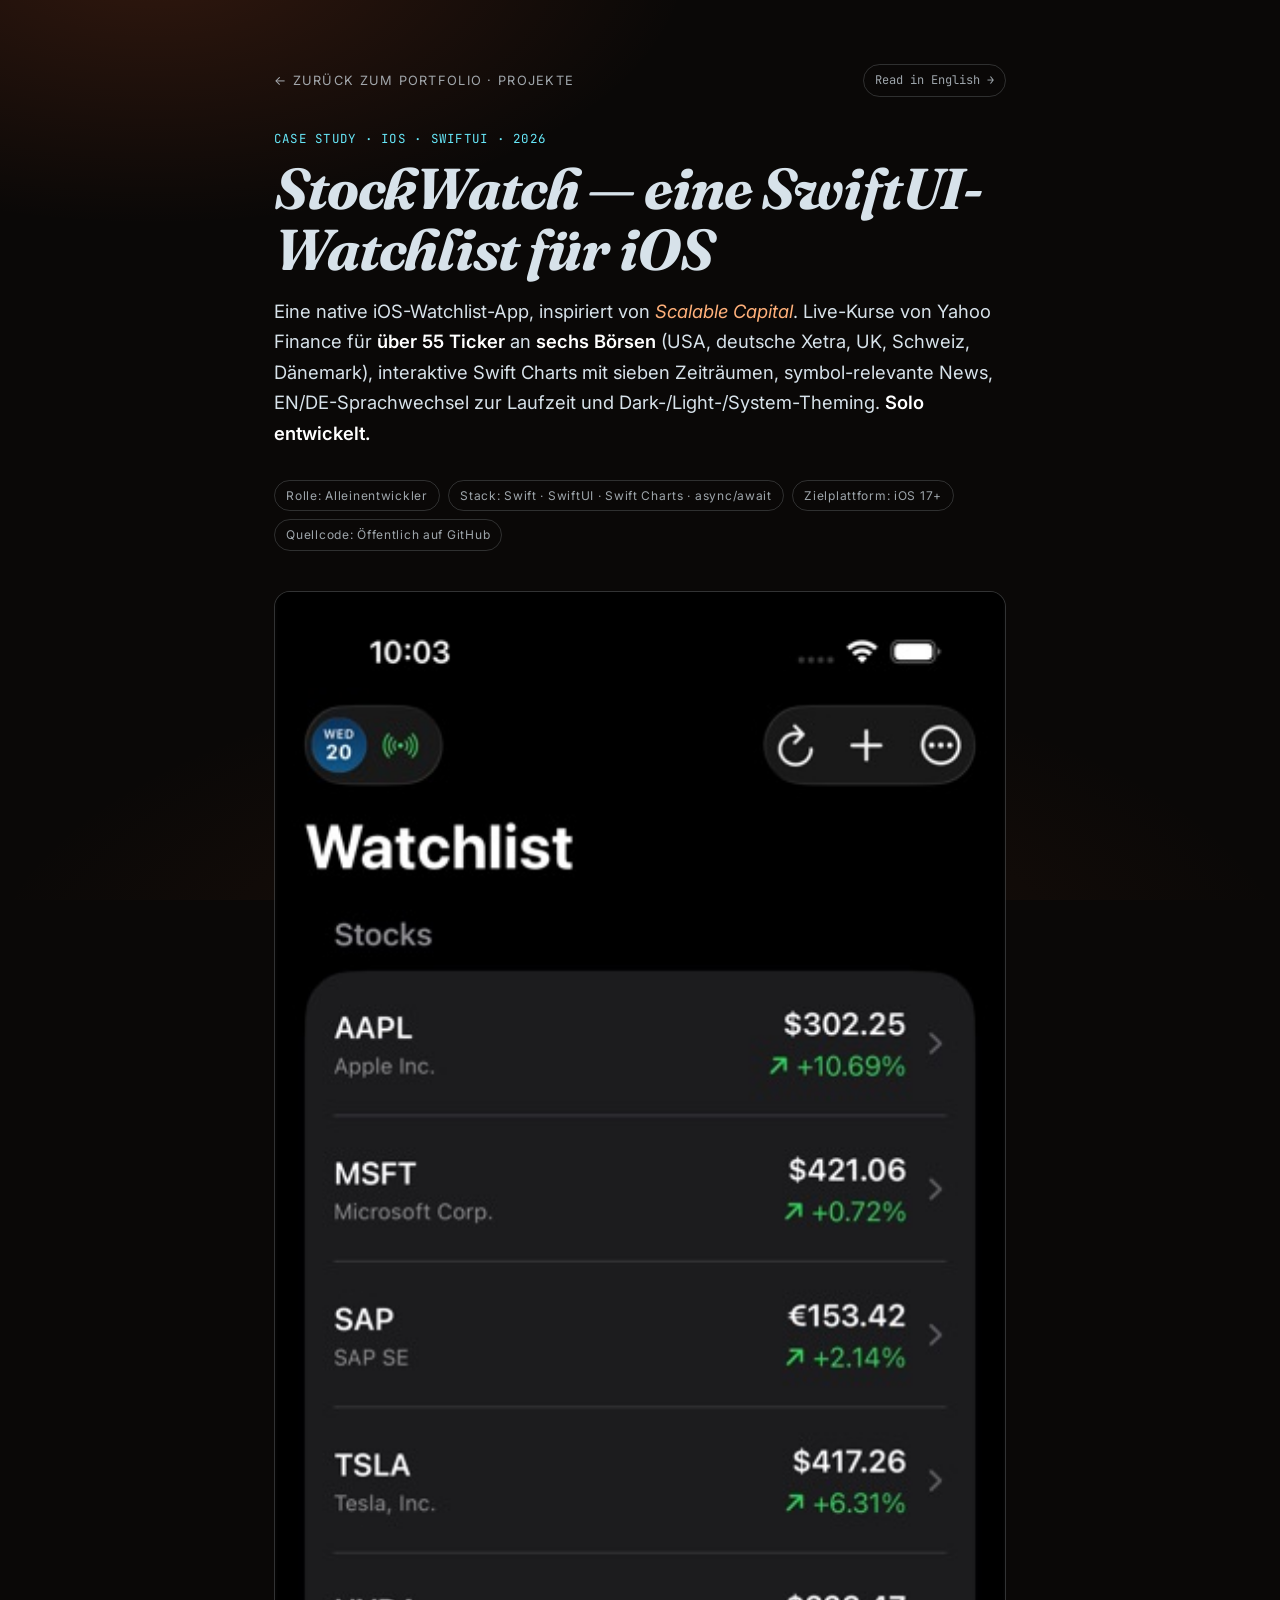
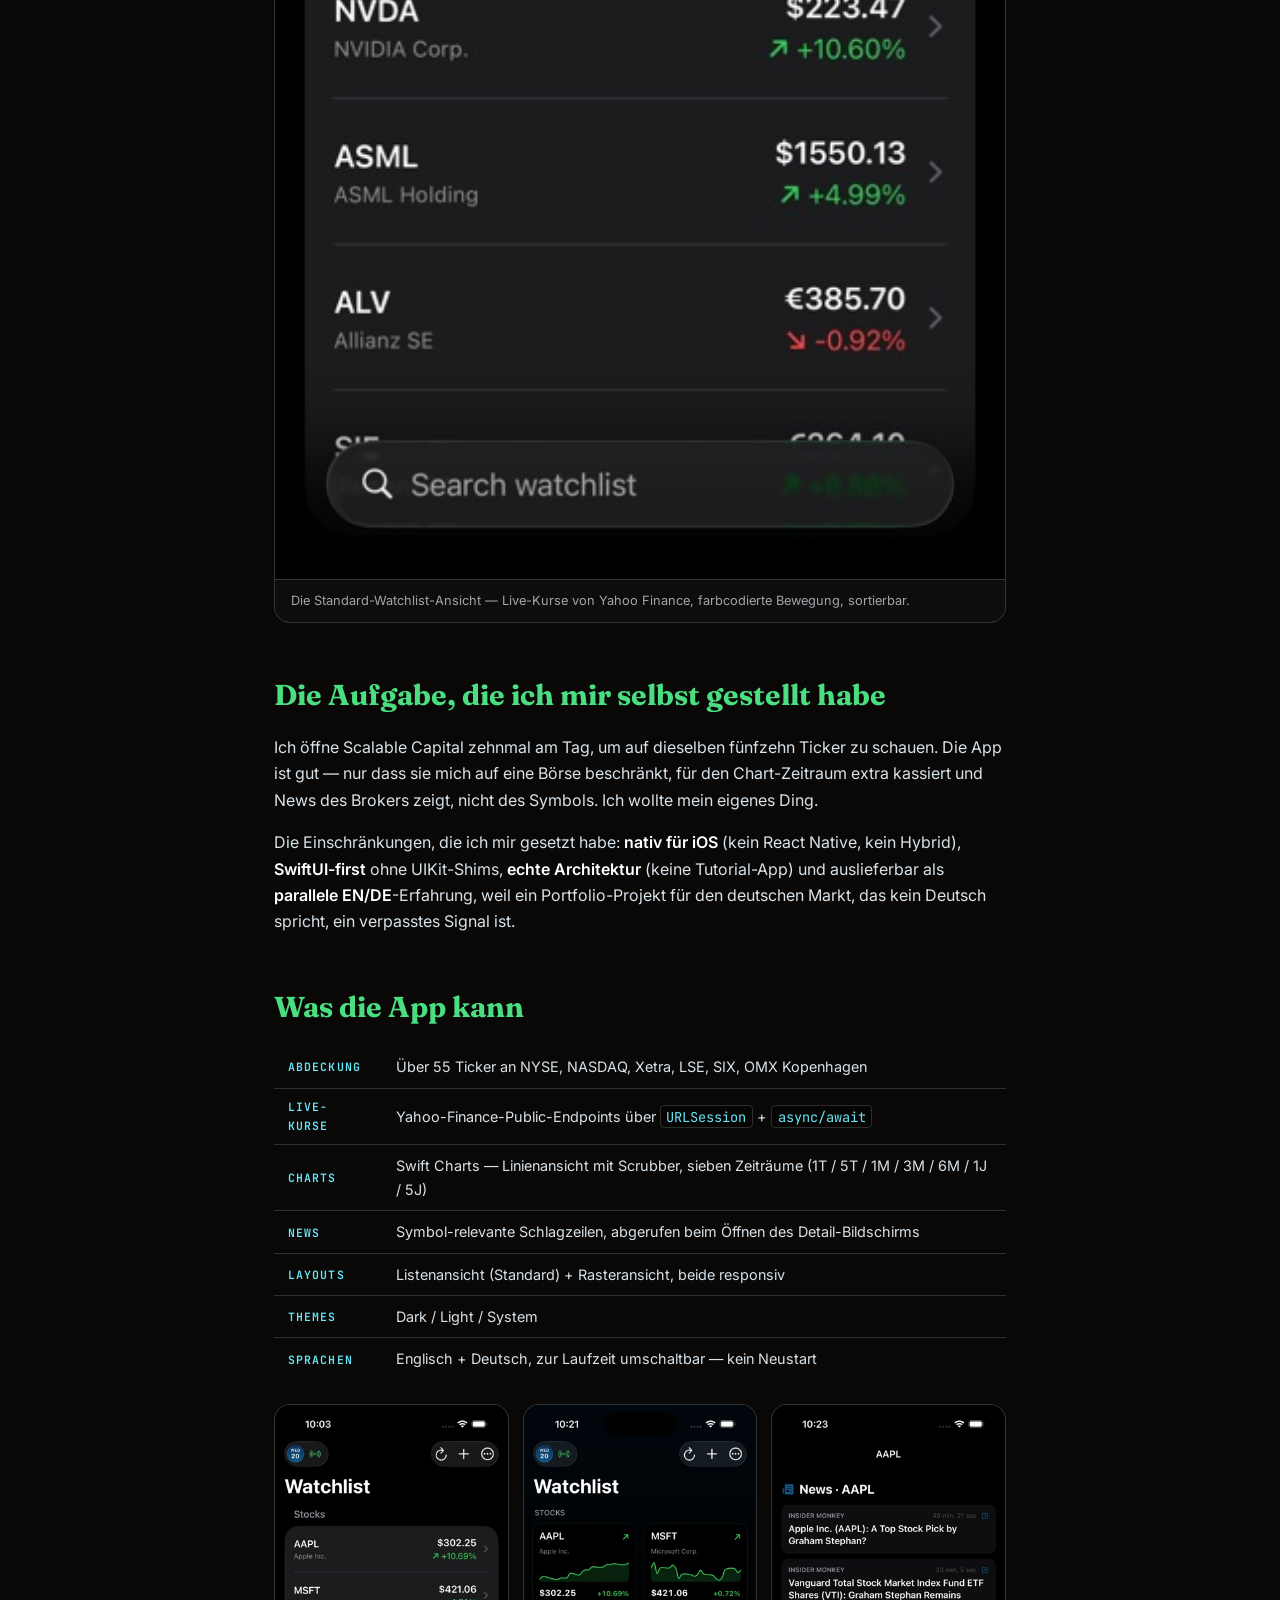
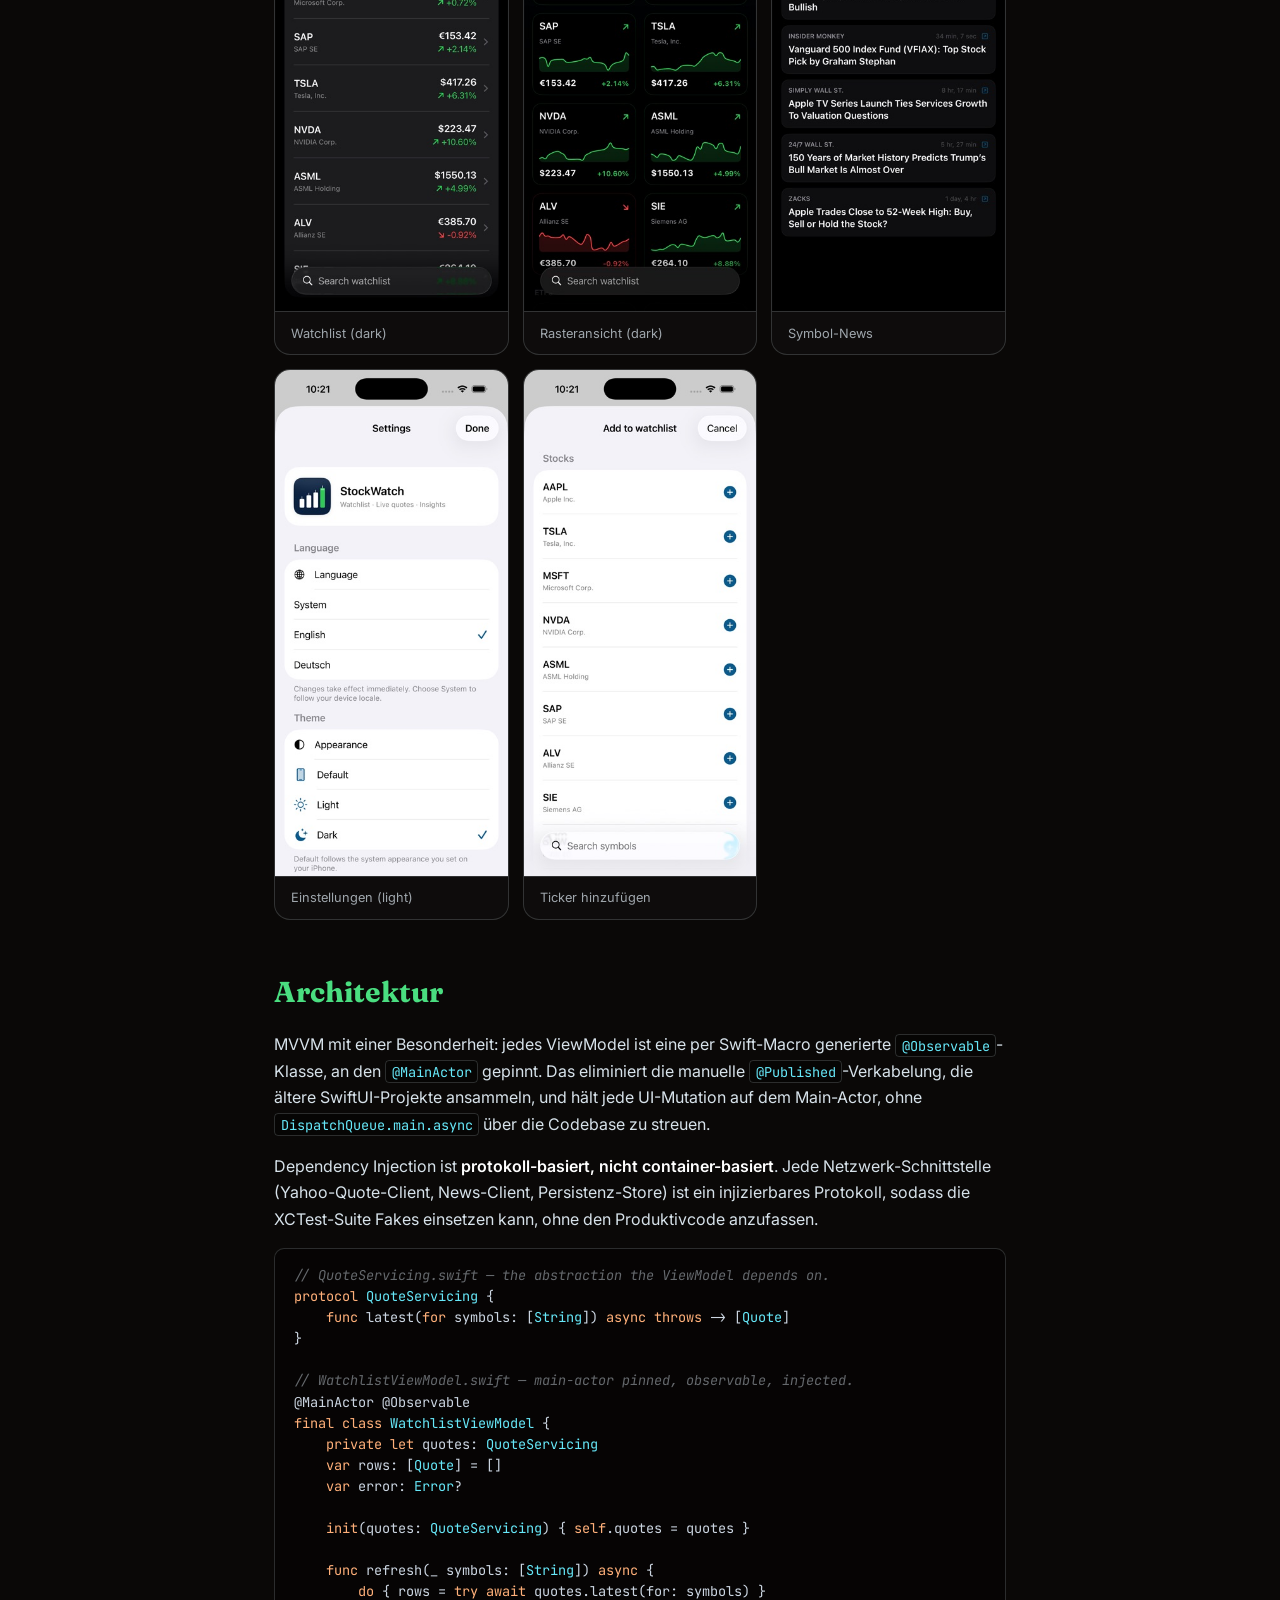
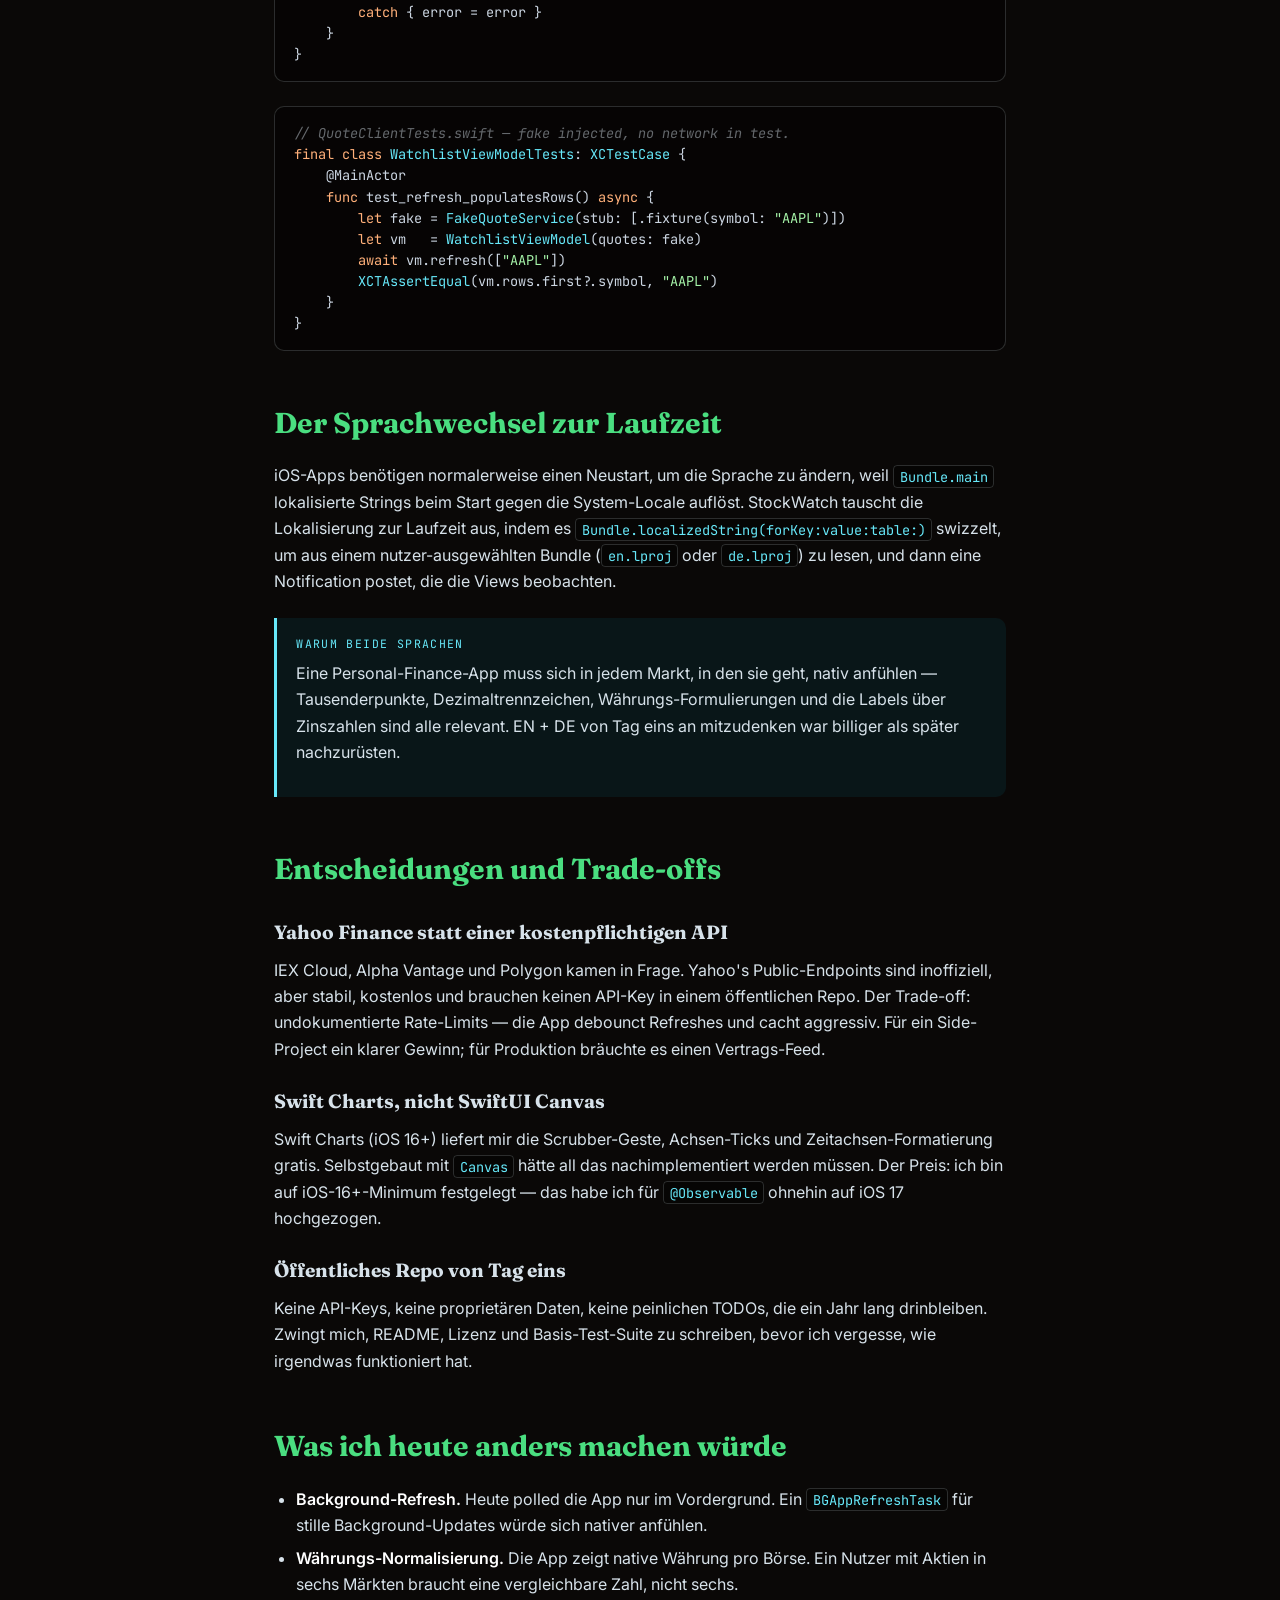
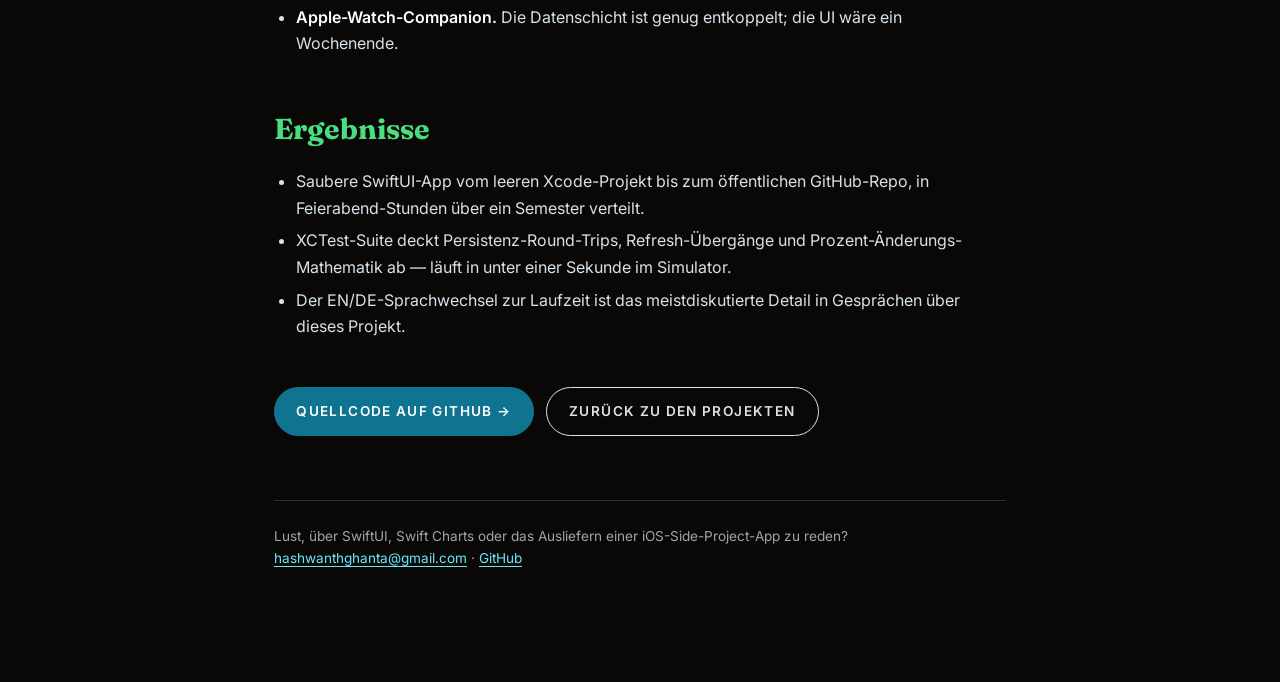
<file: projects/stockwatch-de.html>
<!doctype html>
<html lang="de">
<head>
    <meta charset="utf-8">
    <meta name="viewport" content="width=device-width, initial-scale=1, viewport-fit=cover">
    <meta name="theme-color" content="#0A0A0B">
    <title>Case Study: StockWatch — SwiftUI-Watchlist für iOS | Hashwanth Ghanta</title>
    <meta name="description" content="Eine native SwiftUI-Watchlist-App für iOS — über 55 Ticker an sechs Börsen, Live-Kurse von Yahoo Finance, interaktive Swift Charts, MVVM mit @MainActor @Observable, EN/DE-Sprachwechsel zur Laufzeit.">
    <link rel="canonical" href="https://hashwanthghanta.github.io/projects/stockwatch-de.html">
    <link rel="alternate" hreflang="en" href="https://hashwanthghanta.github.io/projects/stockwatch.html">
    <link rel="alternate" hreflang="de" href="https://hashwanthghanta.github.io/projects/stockwatch-de.html">
    <script>
        (function(){
            try { if (localStorage.getItem('lang') === 'en') location.replace('stockwatch.html' + location.hash); } catch(e){}
        })();
    </script>
    <meta property="og:title" content="Case Study: StockWatch — SwiftUI-Watchlist für iOS">
    <meta property="og:description" content="Native iOS-Watchlist-App — Swift Charts, MVVM, EN/DE-Sprachwechsel zur Laufzeit per Bundle-Swizzling, XCTest-Suite.">
    <meta property="og:image" content="https://hashwanthghanta.github.io/Images/stockwatch-thumb.png">
    <link rel="icon" type="image/svg+xml" href="data:image/svg+xml,%3Csvg xmlns='http://www.w3.org/2000/svg' viewBox='0 0 100 100'%3E%3Crect width='100' height='100' rx='20' fill='%230A0A0B'/%3E%3Ctext x='50' y='66' font-family='Inter,system-ui,sans-serif' font-size='52' font-weight='900' fill='%234ADE80' text-anchor='middle'%3EHG%3C/text%3E%3C/svg%3E">
    <link rel="preconnect" href="https://fonts.googleapis.com">
    <link rel="preconnect" href="https://fonts.gstatic.com" crossorigin>
    <link href="https://fonts.googleapis.com/css2?family=Inter:wght@300;400;500;600;700;800&family=Fraunces:ital,opsz,wght@0,9..144,400;0,9..144,500;0,9..144,700;0,9..144,900;1,9..144,400;1,9..144,700&family=JetBrains+Mono:wght@400;500;600;700&display=swap" rel="stylesheet">
    <style>
        :root {
            --bg: #0a0807; --text: #D7E2EA; --text-dim: rgba(215,226,234,0.72);
            --accent-cool: #67e8f9; --accent-cool-deep: #0e7490;
            --accent-warm: #4ADE80; --accent-warm-soft: #ffb07a;
            --border-soft: rgba(215,226,234,0.18);
            --code-bg: rgba(0,0,0,0.4);
        }
        *,*::before,*::after { margin:0; padding:0; box-sizing:border-box; }
        body {
            font-family: 'Inter', system-ui, -apple-system, BlinkMacSystemFont, sans-serif;
            color: var(--text); line-height: 1.65;
            background:
                radial-gradient(ellipse 70% 50% at 12% -5%, rgba(255,107,53,0.16), transparent 60%),
                radial-gradient(ellipse 80% 55% at 50% 110%, rgba(180,80,30,0.12), transparent 65%),
                var(--bg);
            background-attachment: fixed;
            min-height: 100vh;
            -webkit-font-smoothing: antialiased;
        }
        :focus-visible { outline: 2.5px solid #FFD400; outline-offset: 3px; }
        a { color: var(--accent-cool); text-underline-offset: 3px; }
        a:hover, a:focus-visible { color: #fff; }
        .wrap { max-width: 780px; margin: 0 auto; padding: clamp(2rem, 5vw, 4rem) 1.5rem 6rem; }
        .top-row {
            display: flex; justify-content: space-between; align-items: center;
            gap: 1rem; flex-wrap: wrap;
            margin-bottom: 2rem;
        }
        .back {
            display: inline-flex; align-items: center; gap: 0.4rem;
            font-size: 0.8rem; letter-spacing: 0.1em; text-transform: uppercase;
            color: var(--text-dim); text-decoration: none;
        }
        .back:hover { color: var(--text); }
        .lang-swap {
            font-family: 'JetBrains Mono', ui-monospace, monospace;
            font-size: 0.75rem;
            color: var(--text-dim); text-decoration: none;
            padding: 0.35rem 0.7rem;
            border: 1px solid var(--border-soft);
            border-radius: 999px;
        }
        .lang-swap:hover { color: var(--text); border-color: var(--accent-cool); }
        .eyebrow {
            font-family: 'JetBrains Mono', ui-monospace, monospace;
            font-size: 0.78rem; letter-spacing: 0.1em; text-transform: uppercase;
            color: var(--accent-cool);
            margin-bottom: 0.6rem;
        }
        h1 {
            font-family: 'Fraunces', Georgia, serif;
            font-style: italic; font-weight: 700;
            font-size: clamp(2.3rem, 6vw, 3.6rem);
            letter-spacing: -0.02em;
            line-height: 1.05;
            margin-bottom: 1rem;
        }
        .lede {
            font-size: 1.15rem;
            color: var(--text);
            max-width: 64ch;
            margin-bottom: 2rem;
        }
        .meta-strip {
            display: flex; flex-wrap: wrap; gap: 0.5rem;
            margin-bottom: 2.5rem;
        }
        .meta-tag {
            padding: 0.3rem 0.7rem;
            border: 1px solid var(--border-soft);
            border-radius: 9999px;
            font-size: 0.75rem; letter-spacing: 0.06em;
            color: var(--text-dim);
        }
        figure {
            margin: 0 0 2.5rem;
            border: 1px solid var(--border-soft);
            border-radius: 16px;
            overflow: hidden;
            background: rgba(20,20,20,0.4);
        }
        figure img { display:block; width: 100%; height: auto; }
        figcaption {
            padding: 0.65rem 1rem;
            font-size: 0.8rem;
            color: var(--text-dim);
            border-top: 1px solid var(--border-soft);
        }
        .screen-grid {
            display: grid;
            grid-template-columns: repeat(auto-fit, minmax(180px, 1fr));
            gap: 0.85rem;
            margin: 1rem 0 2.5rem;
        }
        .screen-grid figure { margin: 0; }
        h2 {
            font-family: 'Fraunces', Georgia, serif;
            font-style: normal; font-weight: 700;
            font-size: 1.8rem;
            margin: 3rem 0 1rem;
            color: var(--accent-warm);
        }
        h3 {
            font-family: 'Fraunces', Georgia, serif;
            font-style: normal;
            font-size: 1.2rem;
            margin: 1.5rem 0 0.5rem;
            color: var(--text);
        }
        p { margin-bottom: 1rem; }
        ul, ol { padding-left: 1.4rem; margin-bottom: 1rem; }
        li { margin-bottom: 0.4rem; }
        strong { color: #fff; font-weight: 600; }
        em { color: var(--accent-warm-soft); font-style: italic; }
        code, pre {
            font-family: 'JetBrains Mono', ui-monospace, Menlo, monospace;
            font-size: 0.85rem;
        }
        :not(pre) > code {
            padding: 0.1rem 0.35rem;
            background: var(--code-bg);
            border-radius: 4px;
            color: var(--accent-cool);
            border: 1px solid var(--border-soft);
        }
        pre {
            background: var(--code-bg);
            border: 1px solid var(--border-soft);
            border-radius: 10px;
            padding: 1rem 1.2rem;
            overflow-x: auto;
            margin: 1rem 0 1.5rem;
            line-height: 1.55;
            color: #cbd5e1;
        }
        pre .kw { color: var(--accent-warm-soft); }
        pre .ty { color: var(--accent-cool); }
        pre .cm { color: rgba(215,226,234,0.45); font-style: italic; }
        pre .st { color: #a5f3a8; }
        .callout {
            margin: 1.5rem 0;
            padding: 1rem 1.2rem;
            border-left: 3px solid var(--accent-cool);
            background: rgba(8,145,178,0.1);
            border-radius: 0 10px 10px 0;
        }
        .callout-label {
            font-family: 'JetBrains Mono', monospace;
            font-size: 0.72rem; letter-spacing: 0.12em;
            text-transform: uppercase;
            color: var(--accent-cool);
            margin-bottom: 0.4rem;
        }
        .spec-table {
            width: 100%; border-collapse: collapse;
            margin: 1rem 0 1.5rem; font-size: 0.9rem;
        }
        .spec-table th, .spec-table td {
            text-align: left; padding: 0.55rem 0.85rem;
            border-bottom: 1px solid var(--border-soft);
        }
        .spec-table th {
            font-family: 'JetBrains Mono', monospace;
            font-size: 0.72rem; letter-spacing: 0.1em;
            text-transform: uppercase;
            color: var(--accent-cool);
            font-weight: 600;
        }
        .spec-table tr:last-child th, .spec-table tr:last-child td { border-bottom: 0; }
        .cta-row { display: flex; flex-wrap: wrap; gap: 0.75rem; margin: 3rem 0 1rem; }
        .cta-btn {
            display: inline-flex; align-items: center; gap: 0.5rem;
            padding: 0.75rem 1.4rem; border-radius: 9999px;
            font-size: 0.85rem; letter-spacing: 0.1em; text-transform: uppercase;
            font-weight: 600; text-decoration: none;
            transition: transform 0.2s ease, background 0.2s ease;
        }
        .cta-primary { background: var(--accent-cool-deep); color: #fff; }
        .cta-primary:hover { transform: translateY(-2px); background: #0891b2; color: #fff; }
        .cta-ghost { border: 1.5px solid var(--text); color: var(--text); }
        .cta-ghost:hover { background: rgba(255,255,255,0.06); color: #fff; }
        .foot {
            margin-top: 4rem; padding-top: 1.5rem;
            border-top: 1px solid var(--border-soft);
            font-size: 0.85rem; color: var(--text-dim);
        }
    </style>
</head>
<body>
    <main class="wrap">
        <div class="top-row">
            <a href="/#projects" class="back">← Zurück zum Portfolio · Projekte</a>
            <a href="stockwatch.html" class="lang-swap" hreflang="en" lang="en" onclick="try{localStorage.setItem('lang','en')}catch(e){}">Read in English →</a>
        </div>

        <div class="eyebrow">Case Study · iOS · SwiftUI · 2026</div>
        <h1>StockWatch — eine SwiftUI-Watchlist für iOS</h1>
        <p class="lede">
            Eine native iOS-Watchlist-App, inspiriert von <em>Scalable Capital</em>. Live-Kurse von Yahoo Finance für <strong>über 55 Ticker</strong> an <strong>sechs Börsen</strong> (USA, deutsche Xetra, UK, Schweiz, Dänemark), interaktive Swift Charts mit sieben Zeiträumen, symbol-relevante News, EN/DE-Sprachwechsel zur Laufzeit und Dark-/Light-/System-Theming. <strong>Solo entwickelt.</strong>
        </p>
        <div class="meta-strip">
            <span class="meta-tag">Rolle: Alleinentwickler</span>
            <span class="meta-tag">Stack: Swift · SwiftUI · Swift Charts · async/await</span>
            <span class="meta-tag">Zielplattform: iOS 17+</span>
            <span class="meta-tag">Quellcode: Öffentlich auf GitHub</span>
        </div>

        <figure>
            <img src="../Images/stockwatch-thumb-sm.jpg" width="600" height="1305" alt="StockWatch-App-Screenshot — Liste verfolgter Aktien mit Live-Prozent-Änderungs-Badges." loading="eager" decoding="async">
            <figcaption>Die Standard-Watchlist-Ansicht — Live-Kurse von Yahoo Finance, farbcodierte Bewegung, sortierbar.</figcaption>
        </figure>

        <h2>Die Aufgabe, die ich mir selbst gestellt habe</h2>
        <p>
            Ich öffne Scalable Capital zehnmal am Tag, um auf dieselben fünfzehn Ticker zu schauen. Die App ist gut — nur dass sie mich auf eine Börse beschränkt, für den Chart-Zeitraum extra kassiert und News des Brokers zeigt, nicht des Symbols. Ich wollte mein eigenes Ding.
        </p>
        <p>
            Die Einschränkungen, die ich mir gesetzt habe: <strong>nativ für iOS</strong> (kein React Native, kein Hybrid), <strong>SwiftUI-first</strong> ohne UIKit-Shims, <strong>echte Architektur</strong> (keine Tutorial-App) und auslieferbar als <strong>parallele EN/DE</strong>-Erfahrung, weil ein Portfolio-Projekt für den deutschen Markt, das kein Deutsch spricht, ein verpasstes Signal ist.
        </p>

        <h2>Was die App kann</h2>
        <table class="spec-table" aria-label="StockWatch — Funktionsübersicht">
            <tbody>
                <tr><th>Abdeckung</th><td>Über 55 Ticker an NYSE, NASDAQ, Xetra, LSE, SIX, OMX Kopenhagen</td></tr>
                <tr><th>Live-Kurse</th><td>Yahoo-Finance-Public-Endpoints über <code>URLSession</code> + <code>async/await</code></td></tr>
                <tr><th>Charts</th><td>Swift Charts — Linienansicht mit Scrubber, sieben Zeiträume (1T / 5T / 1M / 3M / 6M / 1J / 5J)</td></tr>
                <tr><th>News</th><td>Symbol-relevante Schlagzeilen, abgerufen beim Öffnen des Detail-Bildschirms</td></tr>
                <tr><th>Layouts</th><td>Listenansicht (Standard) + Rasteransicht, beide responsiv</td></tr>
                <tr><th>Themes</th><td>Dark / Light / System</td></tr>
                <tr><th>Sprachen</th><td>Englisch + Deutsch, zur Laufzeit umschaltbar — kein Neustart</td></tr>
            </tbody>
        </table>

        <div class="screen-grid">
            <figure>
                <img src="../Images/v6_watchlist_dark-sm.jpg" width="400" height="867" alt="Watchlist-Bildschirm im Dark-Theme mit Aktienzeilen und Prozent-Badges." loading="lazy" decoding="async">
                <figcaption>Watchlist (dark)</figcaption>
            </figure>
            <figure>
                <img src="../Images/v6_grid_dark-sm.jpg" width="400" height="867" alt="Raster-Layout der Aktienkarten im Dark-Theme." loading="lazy" decoding="async">
                <figcaption>Rasteransicht (dark)</figcaption>
            </figure>
            <figure>
                <img src="../Images/v6_news_dark-sm.jpg" width="400" height="867" alt="News-Liste innerhalb eines Aktien-Detail-Bildschirms, Dark-Theme." loading="lazy" decoding="async">
                <figcaption>Symbol-News</figcaption>
            </figure>
            <figure>
                <img src="../Images/v6_settings_light-sm.jpg" width="400" height="867" alt="Einstellungs-Bildschirm im Light-Theme — Theme-Auswahl und Sprach-Umschalter." loading="lazy" decoding="async">
                <figcaption>Einstellungen (light)</figcaption>
            </figure>
            <figure>
                <img src="../Images/v6_add_light-sm.jpg" width="400" height="867" alt="Such-zum-Hinzufügen-Bildschirm im Light-Theme — Suche nach einem neuen Ticker-Symbol." loading="lazy" decoding="async">
                <figcaption>Ticker hinzufügen</figcaption>
            </figure>
        </div>

        <h2>Architektur</h2>
        <p>
            MVVM mit einer Besonderheit: jedes ViewModel ist eine per Swift-Macro generierte <code>@Observable</code>-Klasse, an den <code>@MainActor</code> gepinnt. Das eliminiert die manuelle <code>@Published</code>-Verkabelung, die ältere SwiftUI-Projekte ansammeln, und hält jede UI-Mutation auf dem Main-Actor, ohne <code>DispatchQueue.main.async</code> über die Codebase zu streuen.
        </p>
        <p>
            Dependency Injection ist <strong>protokoll-basiert, nicht container-basiert</strong>. Jede Netzwerk-Schnittstelle (Yahoo-Quote-Client, News-Client, Persistenz-Store) ist ein injizierbares Protokoll, sodass die XCTest-Suite Fakes einsetzen kann, ohne den Produktivcode anzufassen.
        </p>

        <pre><code><span class="cm">// QuoteServicing.swift — the abstraction the ViewModel depends on.</span>
<span class="kw">protocol</span> <span class="ty">QuoteServicing</span> {
    <span class="kw">func</span> latest(<span class="kw">for</span> symbols: [<span class="ty">String</span>]) <span class="kw">async throws</span> -> [<span class="ty">Quote</span>]
}

<span class="cm">// WatchlistViewModel.swift — main-actor pinned, observable, injected.</span>
@MainActor @Observable
<span class="kw">final class</span> <span class="ty">WatchlistViewModel</span> {
    <span class="kw">private let</span> quotes: <span class="ty">QuoteServicing</span>
    <span class="kw">var</span> rows: [<span class="ty">Quote</span>] = []
    <span class="kw">var</span> error: <span class="ty">Error</span>?

    <span class="kw">init</span>(quotes: <span class="ty">QuoteServicing</span>) { <span class="kw">self</span>.quotes = quotes }

    <span class="kw">func</span> refresh(_ symbols: [<span class="ty">String</span>]) <span class="kw">async</span> {
        <span class="kw">do</span> { rows = <span class="kw">try await</span> quotes.latest(for: symbols) }
        <span class="kw">catch</span> { error = error }
    }
}</code></pre>

        <pre><code><span class="cm">// QuoteClientTests.swift — fake injected, no network in test.</span>
<span class="kw">final class</span> <span class="ty">WatchlistViewModelTests</span>: <span class="ty">XCTestCase</span> {
    @MainActor
    <span class="kw">func</span> test_refresh_populatesRows() <span class="kw">async</span> {
        <span class="kw">let</span> fake = <span class="ty">FakeQuoteService</span>(stub: [.fixture(symbol: <span class="st">"AAPL"</span>)])
        <span class="kw">let</span> vm   = <span class="ty">WatchlistViewModel</span>(quotes: fake)
        <span class="kw">await</span> vm.refresh([<span class="st">"AAPL"</span>])
        <span class="ty">XCTAssertEqual</span>(vm.rows.first?.symbol, <span class="st">"AAPL"</span>)
    }
}</code></pre>

        <h2>Der Sprachwechsel zur Laufzeit</h2>
        <p>
            iOS-Apps benötigen normalerweise einen Neustart, um die Sprache zu ändern, weil <code>Bundle.main</code> lokalisierte Strings beim Start gegen die System-Locale auflöst. StockWatch tauscht die Lokalisierung zur Laufzeit aus, indem es <code>Bundle.localizedString(forKey:value:table:)</code> swizzelt, um aus einem nutzer-ausgewählten Bundle (<code>en.lproj</code> oder <code>de.lproj</code>) zu lesen, und dann eine Notification postet, die die Views beobachten.
        </p>
        <div class="callout">
            <div class="callout-label">Warum beide Sprachen</div>
            <p>Eine Personal-Finance-App muss sich in jedem Markt, in den sie geht, nativ anfühlen — Tausenderpunkte, Dezimaltrennzeichen, Währungs-Formulierungen und die Labels über Zinszahlen sind alle relevant. EN + DE von Tag eins an mitzudenken war billiger als später nachzurüsten.</p>
        </div>

        <h2>Entscheidungen und Trade-offs</h2>

        <h3>Yahoo Finance statt einer kostenpflichtigen API</h3>
        <p>
            IEX Cloud, Alpha Vantage und Polygon kamen in Frage. Yahoo's Public-Endpoints sind inoffiziell, aber stabil, kostenlos und brauchen keinen API-Key in einem öffentlichen Repo. Der Trade-off: undokumentierte Rate-Limits — die App debounct Refreshes und cacht aggressiv. Für ein Side-Project ein klarer Gewinn; für Produktion bräuchte es einen Vertrags-Feed.
        </p>

        <h3>Swift Charts, nicht SwiftUI Canvas</h3>
        <p>
            Swift Charts (iOS 16+) liefert mir die Scrubber-Geste, Achsen-Ticks und Zeitachsen-Formatierung gratis. Selbstgebaut mit <code>Canvas</code> hätte all das nachimplementiert werden müssen. Der Preis: ich bin auf iOS-16+-Minimum festgelegt — das habe ich für <code>@Observable</code> ohnehin auf iOS 17 hochgezogen.
        </p>

        <h3>Öffentliches Repo von Tag eins</h3>
        <p>
            Keine API-Keys, keine proprietären Daten, keine peinlichen TODOs, die ein Jahr lang drinbleiben. Zwingt mich, README, Lizenz und Basis-Test-Suite zu schreiben, bevor ich vergesse, wie irgendwas funktioniert hat.
        </p>

        <h2>Was ich heute anders machen würde</h2>
        <ul>
            <li><strong>Background-Refresh.</strong> Heute polled die App nur im Vordergrund. Ein <code>BGAppRefreshTask</code> für stille Background-Updates würde sich nativer anfühlen.</li>
            <li><strong>Währungs-Normalisierung.</strong> Die App zeigt native Währung pro Börse. Ein Nutzer mit Aktien in sechs Märkten braucht eine vergleichbare Zahl, nicht sechs.</li>
            <li><strong>Apple-Watch-Companion.</strong> Die Datenschicht ist genug entkoppelt; die UI wäre ein Wochenende.</li>
        </ul>

        <h2>Ergebnisse</h2>
        <ul>
            <li>Saubere SwiftUI-App vom leeren Xcode-Projekt bis zum öffentlichen GitHub-Repo, in Feierabend-Stunden über ein Semester verteilt.</li>
            <li>XCTest-Suite deckt Persistenz-Round-Trips, Refresh-Übergänge und Prozent-Änderungs-Mathematik ab — läuft in unter einer Sekunde im Simulator.</li>
            <li>Der EN/DE-Sprachwechsel zur Laufzeit ist das meistdiskutierte Detail in Gesprächen über dieses Projekt.</li>
        </ul>

        <div class="cta-row">
            <a class="cta-btn cta-primary" href="https://github.com/hashwanthghanta/stockwatch-ios" target="_blank" rel="noopener noreferrer">
                Quellcode auf GitHub →
            </a>
            <a class="cta-btn cta-ghost" href="/#projects">Zurück zu den Projekten</a>
        </div>

        <p class="foot">Lust, über SwiftUI, Swift Charts oder das Ausliefern einer iOS-Side-Project-App zu reden? <a href="mailto:hashwanthghanta@gmail.com">hashwanthghanta@gmail.com</a> · <a href="https://github.com/hashwanthghanta" target="_blank" rel="noopener noreferrer">GitHub</a></p>
    </main>
</body>
</html>
</file>
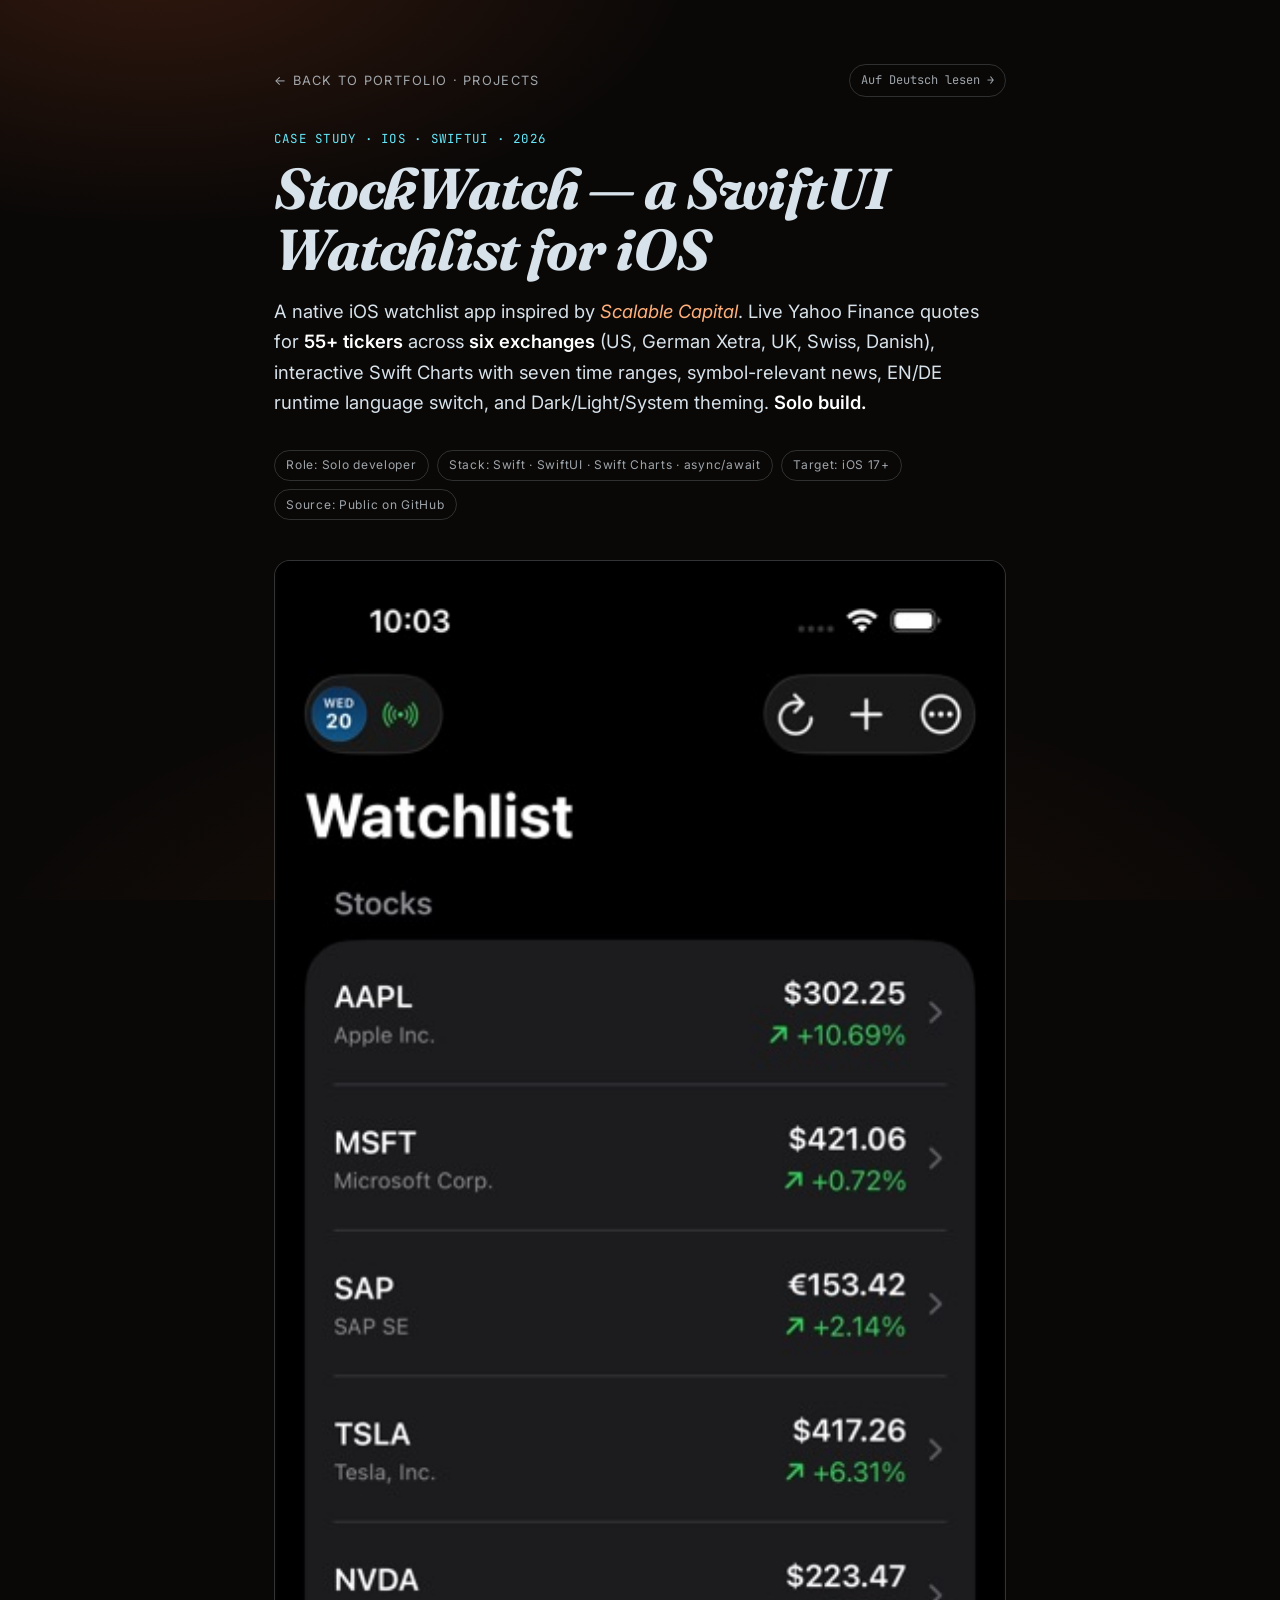
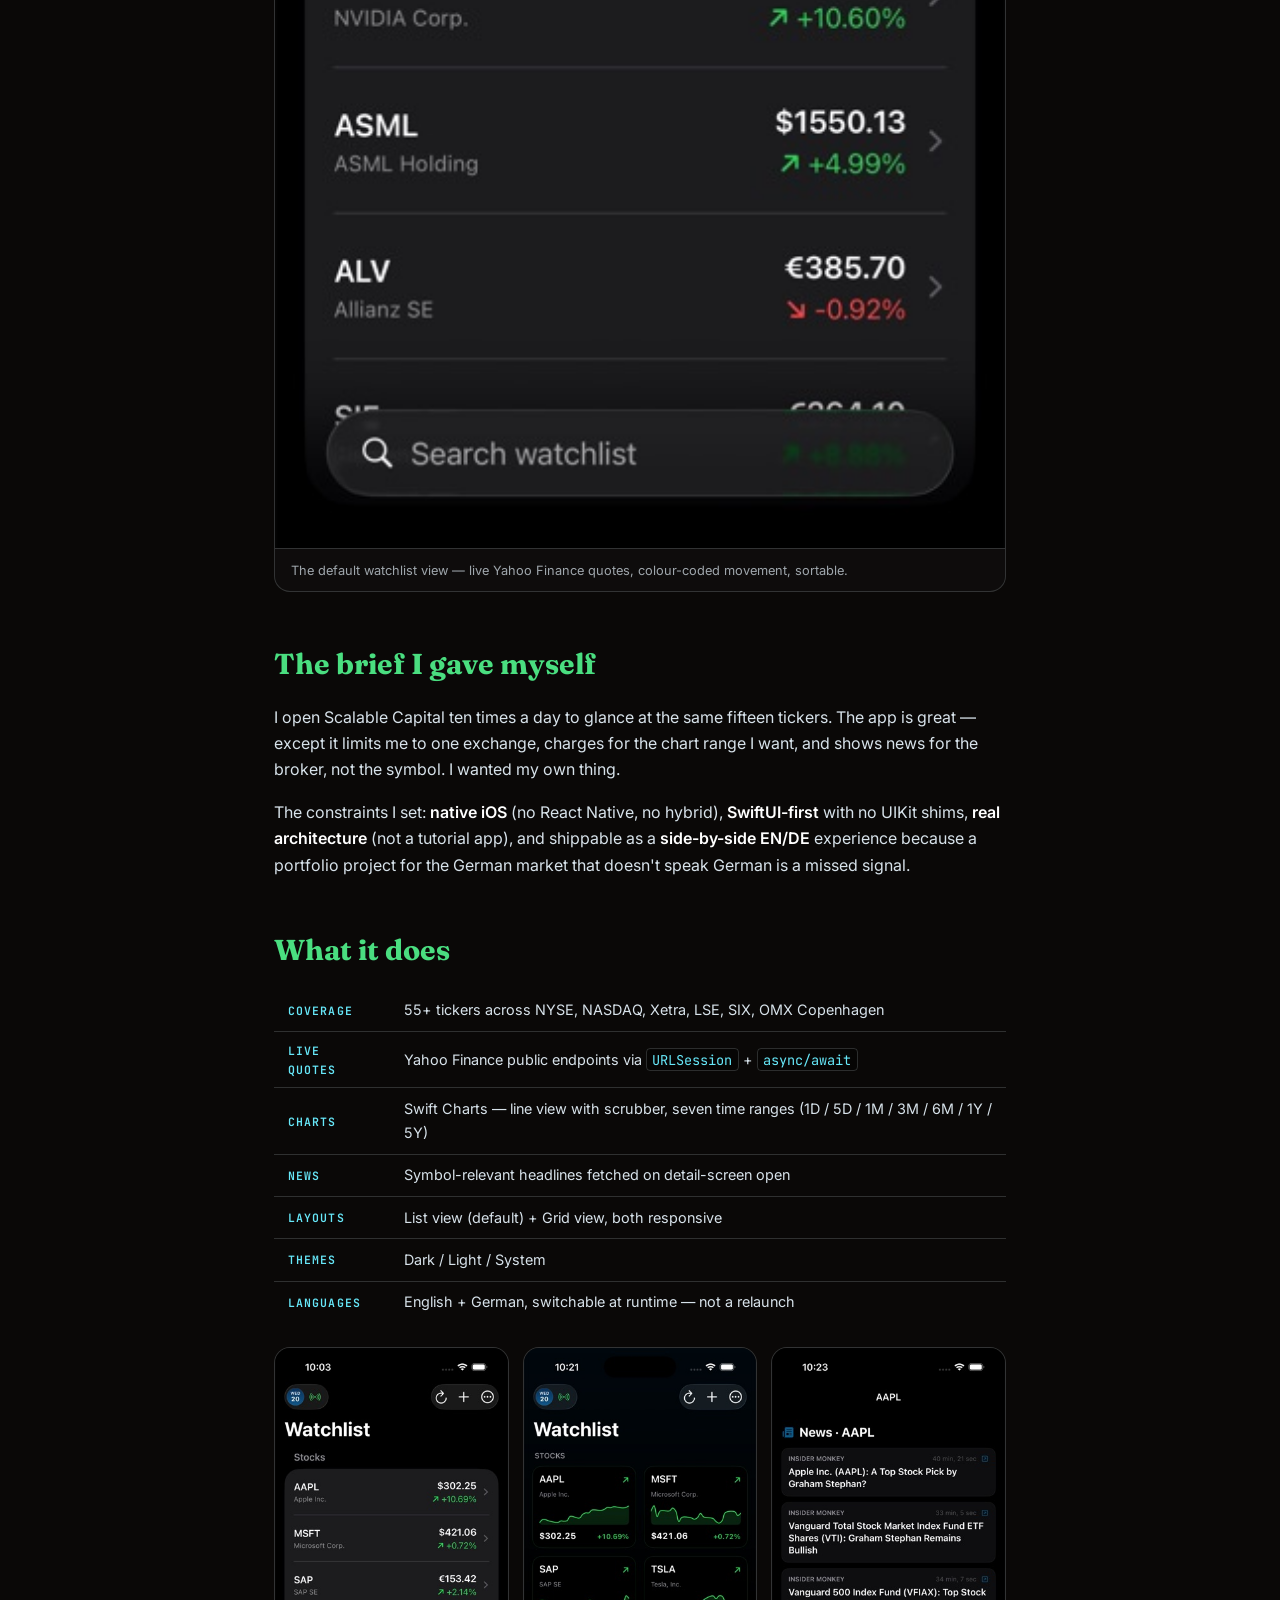
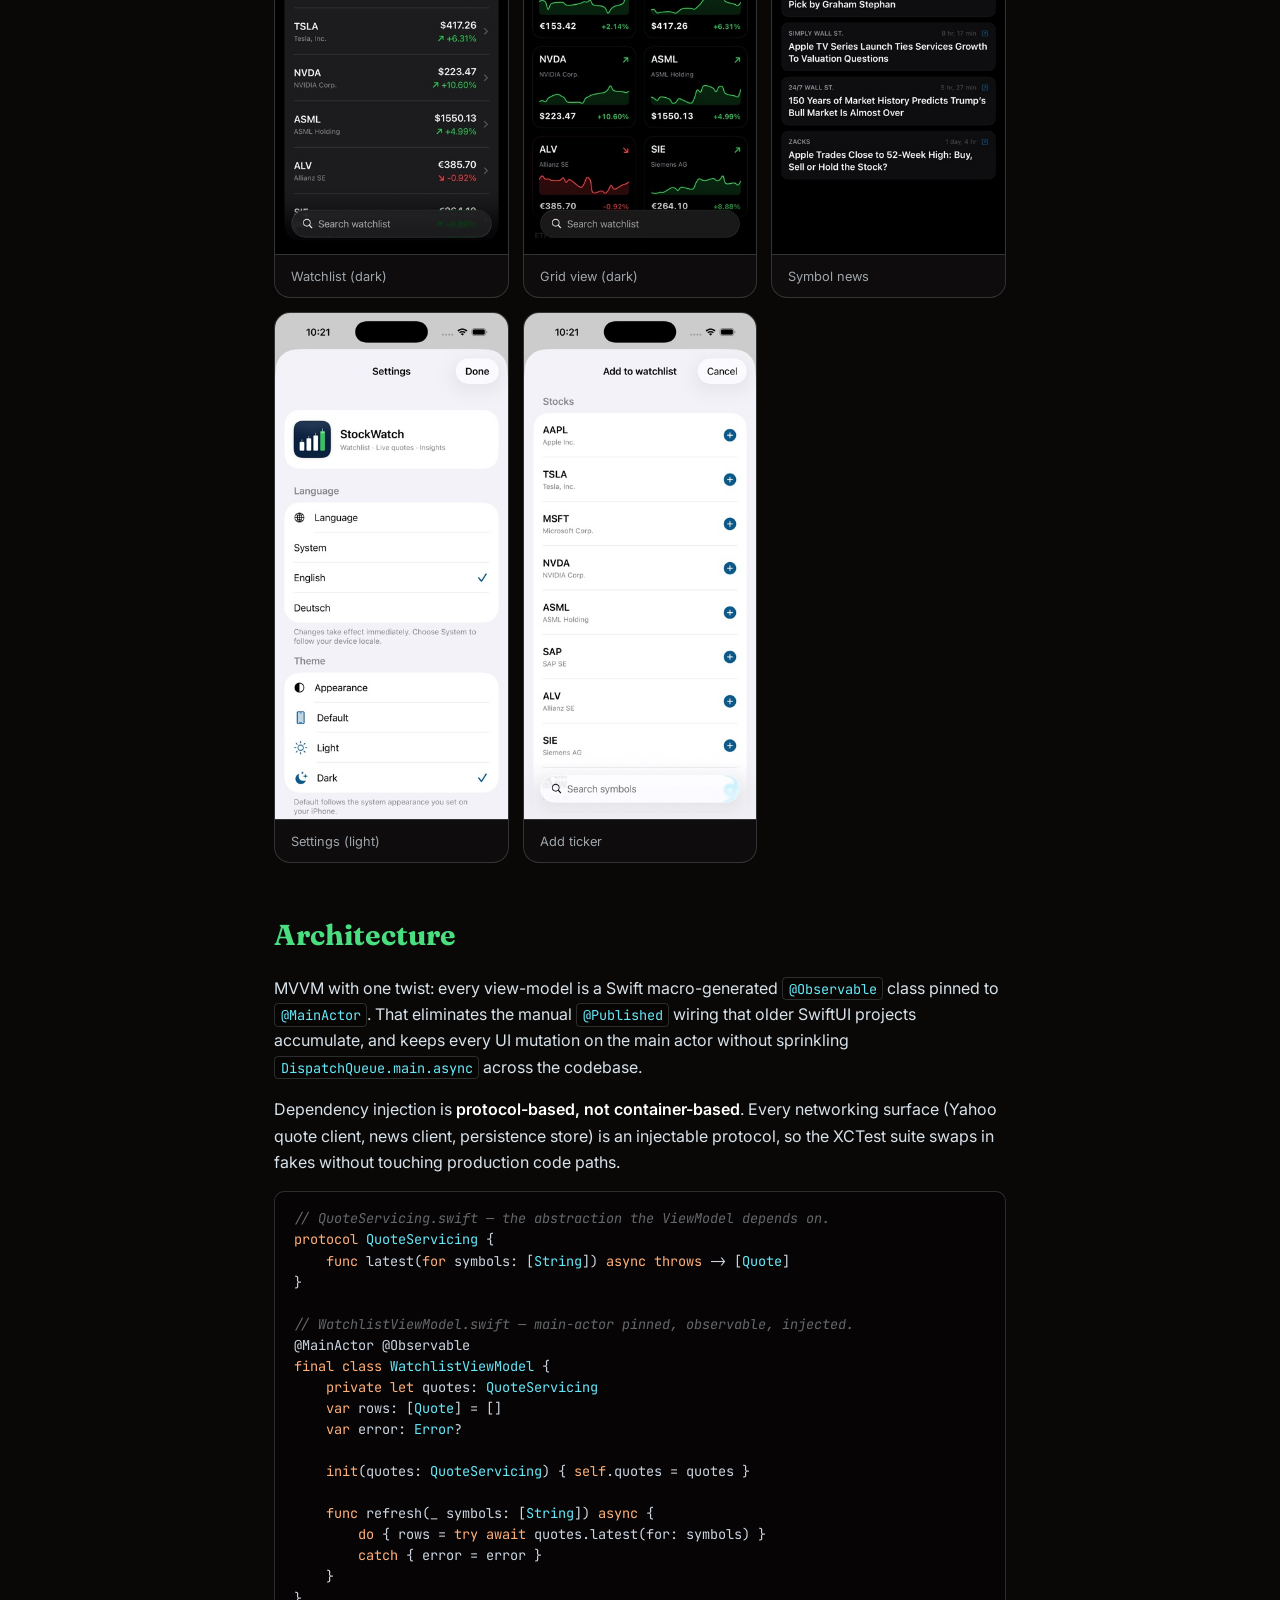
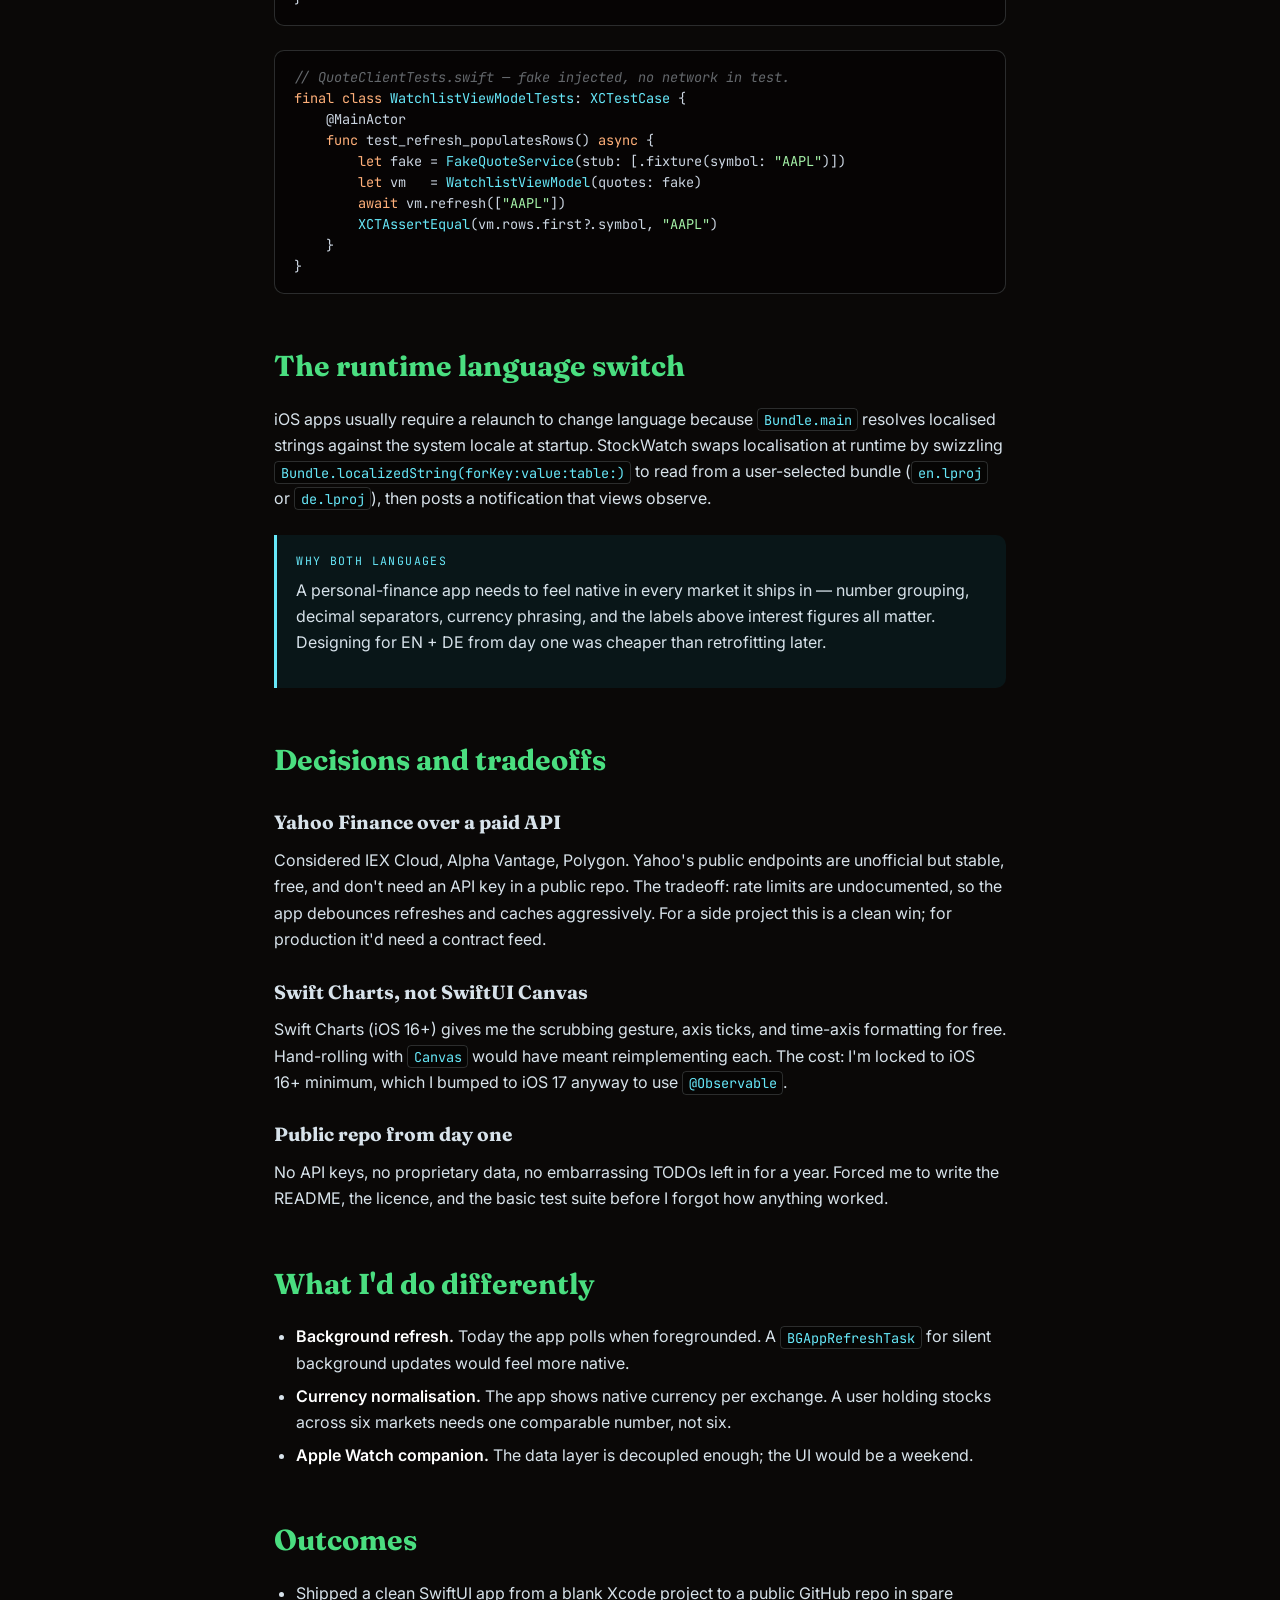
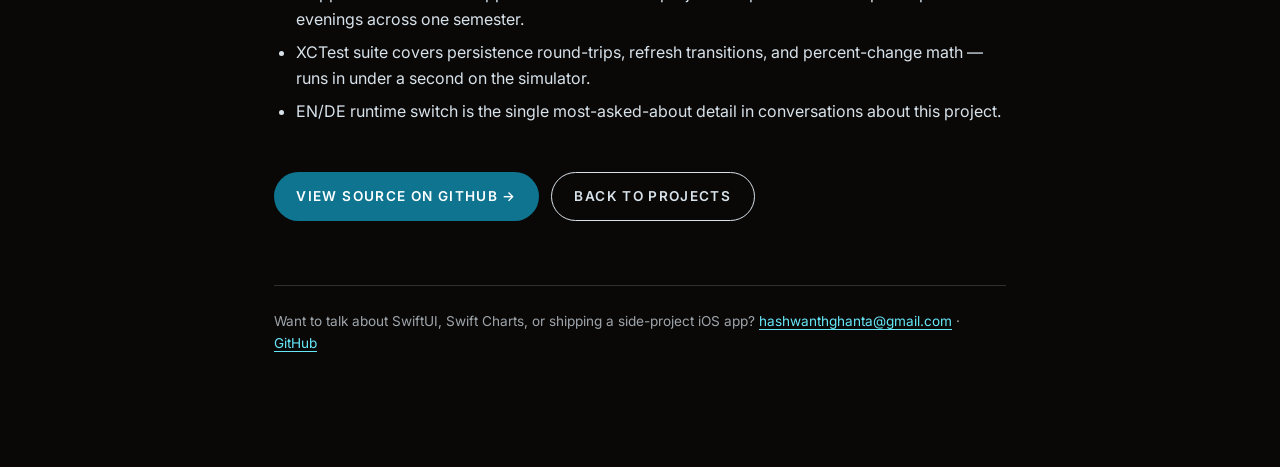
<file: projects/stockwatch.html>
<!doctype html>
<html lang="en">
<head>
    <meta charset="utf-8">
    <meta name="viewport" content="width=device-width, initial-scale=1, viewport-fit=cover">
    <meta name="theme-color" content="#0A0A0B">
    <title>Case Study: StockWatch — SwiftUI Watchlist for iOS | Hashwanth Ghanta</title>
    <meta name="description" content="A native SwiftUI watchlist app for iOS — 55+ tickers across six exchanges, live Yahoo Finance quotes, interactive Swift Charts, MVVM with @MainActor @Observable, EN/DE runtime language switch.">
    <link rel="canonical" href="https://hashwanthghanta.github.io/projects/stockwatch.html">
    <link rel="alternate" hreflang="en" href="https://hashwanthghanta.github.io/projects/stockwatch.html">
    <link rel="alternate" hreflang="de" href="https://hashwanthghanta.github.io/projects/stockwatch-de.html">
    <script>
        (function(){
            try { if (localStorage.getItem('lang') === 'de') location.replace('stockwatch-de.html' + location.hash); } catch(e){}
        })();
    </script>
    <meta property="og:title" content="Case Study: StockWatch — SwiftUI Watchlist for iOS">
    <meta property="og:description" content="Native iOS watchlist app — Swift Charts, MVVM, EN/DE runtime language switch via Bundle swizzling, XCTest suite.">
    <meta property="og:image" content="https://hashwanthghanta.github.io/Images/stockwatch-thumb.png">
    <link rel="icon" type="image/svg+xml" href="data:image/svg+xml,%3Csvg xmlns='http://www.w3.org/2000/svg' viewBox='0 0 100 100'%3E%3Crect width='100' height='100' rx='20' fill='%230A0A0B'/%3E%3Ctext x='50' y='66' font-family='Inter,system-ui,sans-serif' font-size='52' font-weight='900' fill='%234ADE80' text-anchor='middle'%3EHG%3C/text%3E%3C/svg%3E">
    <link rel="preconnect" href="https://fonts.googleapis.com">
    <link rel="preconnect" href="https://fonts.gstatic.com" crossorigin>
    <link href="https://fonts.googleapis.com/css2?family=Inter:wght@300;400;500;600;700;800&family=Fraunces:ital,opsz,wght@0,9..144,400;0,9..144,500;0,9..144,700;0,9..144,900;1,9..144,400;1,9..144,700&family=JetBrains+Mono:wght@400;500;600;700&display=swap" rel="stylesheet">
    <style>
        :root {
            --bg: #0a0807; --text: #D7E2EA; --text-dim: rgba(215,226,234,0.72);
            --accent-cool: #67e8f9; --accent-cool-deep: #0e7490;
            --accent-warm: #4ADE80; --accent-warm-soft: #ffb07a;
            --border-soft: rgba(215,226,234,0.18);
            --code-bg: rgba(0,0,0,0.4);
        }
        *,*::before,*::after { margin:0; padding:0; box-sizing:border-box; }
        body {
            font-family: 'Inter', system-ui, -apple-system, BlinkMacSystemFont, sans-serif;
            color: var(--text); line-height: 1.65;
            background:
                radial-gradient(ellipse 70% 50% at 12% -5%, rgba(255,107,53,0.16), transparent 60%),
                radial-gradient(ellipse 80% 55% at 50% 110%, rgba(180,80,30,0.12), transparent 65%),
                var(--bg);
            background-attachment: fixed;
            min-height: 100vh;
            -webkit-font-smoothing: antialiased;
        }
        :focus-visible { outline: 2.5px solid #FFD400; outline-offset: 3px; }
        a { color: var(--accent-cool); text-underline-offset: 3px; }
        a:hover, a:focus-visible { color: #fff; }
        .wrap { max-width: 780px; margin: 0 auto; padding: clamp(2rem, 5vw, 4rem) 1.5rem 6rem; }
        .top-row {
            display: flex; justify-content: space-between; align-items: center;
            gap: 1rem; flex-wrap: wrap;
            margin-bottom: 2rem;
        }
        .back {
            display: inline-flex; align-items: center; gap: 0.4rem;
            font-size: 0.8rem; letter-spacing: 0.1em; text-transform: uppercase;
            color: var(--text-dim); text-decoration: none;
        }
        .back:hover { color: var(--text); }
        .lang-swap {
            font-family: 'JetBrains Mono', ui-monospace, monospace;
            font-size: 0.75rem;
            color: var(--text-dim); text-decoration: none;
            padding: 0.35rem 0.7rem;
            border: 1px solid var(--border-soft);
            border-radius: 999px;
        }
        .lang-swap:hover { color: var(--text); border-color: var(--accent-cool); }
        .eyebrow {
            font-family: 'JetBrains Mono', ui-monospace, monospace;
            font-size: 0.78rem; letter-spacing: 0.1em; text-transform: uppercase;
            color: var(--accent-cool);
            margin-bottom: 0.6rem;
        }
        h1 {
            font-family: 'Fraunces', Georgia, serif;
            font-style: italic; font-weight: 700;
            font-size: clamp(2.3rem, 6vw, 3.6rem);
            letter-spacing: -0.02em;
            line-height: 1.05;
            margin-bottom: 1rem;
        }
        .lede {
            font-size: 1.15rem;
            color: var(--text);
            max-width: 64ch;
            margin-bottom: 2rem;
        }
        .meta-strip {
            display: flex; flex-wrap: wrap; gap: 0.5rem;
            margin-bottom: 2.5rem;
        }
        .meta-tag {
            padding: 0.3rem 0.7rem;
            border: 1px solid var(--border-soft);
            border-radius: 9999px;
            font-size: 0.75rem; letter-spacing: 0.06em;
            color: var(--text-dim);
        }
        figure {
            margin: 0 0 2.5rem;
            border: 1px solid var(--border-soft);
            border-radius: 16px;
            overflow: hidden;
            background: rgba(20,20,20,0.4);
        }
        figure img { display:block; width: 100%; height: auto; }
        figcaption {
            padding: 0.65rem 1rem;
            font-size: 0.8rem;
            color: var(--text-dim);
            border-top: 1px solid var(--border-soft);
        }
        .screen-grid {
            display: grid;
            grid-template-columns: repeat(auto-fit, minmax(180px, 1fr));
            gap: 0.85rem;
            margin: 1rem 0 2.5rem;
        }
        .screen-grid figure { margin: 0; }
        h2 {
            font-family: 'Fraunces', Georgia, serif;
            font-style: normal; font-weight: 700;
            font-size: 1.8rem;
            margin: 3rem 0 1rem;
            color: var(--accent-warm);
        }
        h3 {
            font-family: 'Fraunces', Georgia, serif;
            font-style: normal;
            font-size: 1.2rem;
            margin: 1.5rem 0 0.5rem;
            color: var(--text);
        }
        p { margin-bottom: 1rem; }
        ul, ol { padding-left: 1.4rem; margin-bottom: 1rem; }
        li { margin-bottom: 0.4rem; }
        strong { color: #fff; font-weight: 600; }
        em { color: var(--accent-warm-soft); font-style: italic; }
        code, pre {
            font-family: 'JetBrains Mono', ui-monospace, Menlo, monospace;
            font-size: 0.85rem;
        }
        :not(pre) > code {
            padding: 0.1rem 0.35rem;
            background: var(--code-bg);
            border-radius: 4px;
            color: var(--accent-cool);
            border: 1px solid var(--border-soft);
        }
        pre {
            background: var(--code-bg);
            border: 1px solid var(--border-soft);
            border-radius: 10px;
            padding: 1rem 1.2rem;
            overflow-x: auto;
            margin: 1rem 0 1.5rem;
            line-height: 1.55;
            color: #cbd5e1;
        }
        pre .kw { color: var(--accent-warm-soft); }
        pre .ty { color: var(--accent-cool); }
        pre .cm { color: rgba(215,226,234,0.45); font-style: italic; }
        pre .st { color: #a5f3a8; }
        .callout {
            margin: 1.5rem 0;
            padding: 1rem 1.2rem;
            border-left: 3px solid var(--accent-cool);
            background: rgba(8,145,178,0.1);
            border-radius: 0 10px 10px 0;
        }
        .callout-label {
            font-family: 'JetBrains Mono', monospace;
            font-size: 0.72rem; letter-spacing: 0.12em;
            text-transform: uppercase;
            color: var(--accent-cool);
            margin-bottom: 0.4rem;
        }
        .spec-table {
            width: 100%; border-collapse: collapse;
            margin: 1rem 0 1.5rem; font-size: 0.9rem;
        }
        .spec-table th, .spec-table td {
            text-align: left; padding: 0.55rem 0.85rem;
            border-bottom: 1px solid var(--border-soft);
        }
        .spec-table th {
            font-family: 'JetBrains Mono', monospace;
            font-size: 0.72rem; letter-spacing: 0.1em;
            text-transform: uppercase;
            color: var(--accent-cool);
            font-weight: 600;
        }
        .spec-table tr:last-child th, .spec-table tr:last-child td { border-bottom: 0; }
        .cta-row { display: flex; flex-wrap: wrap; gap: 0.75rem; margin: 3rem 0 1rem; }
        .cta-btn {
            display: inline-flex; align-items: center; gap: 0.5rem;
            padding: 0.75rem 1.4rem; border-radius: 9999px;
            font-size: 0.85rem; letter-spacing: 0.1em; text-transform: uppercase;
            font-weight: 600; text-decoration: none;
            transition: transform 0.2s ease, background 0.2s ease;
        }
        .cta-primary { background: var(--accent-cool-deep); color: #fff; }
        .cta-primary:hover { transform: translateY(-2px); background: #0891b2; color: #fff; }
        .cta-ghost { border: 1.5px solid var(--text); color: var(--text); }
        .cta-ghost:hover { background: rgba(255,255,255,0.06); color: #fff; }
        .foot {
            margin-top: 4rem; padding-top: 1.5rem;
            border-top: 1px solid var(--border-soft);
            font-size: 0.85rem; color: var(--text-dim);
        }
    </style>
</head>
<body>
    <main class="wrap">
        <div class="top-row">
            <a href="/#projects" class="back">← Back to portfolio · Projects</a>
            <a href="stockwatch-de.html" class="lang-swap" hreflang="de" lang="de" onclick="try{localStorage.setItem('lang','de')}catch(e){}">Auf Deutsch lesen →</a>
        </div>

        <div class="eyebrow">Case study · iOS · SwiftUI · 2026</div>
        <h1>StockWatch — a SwiftUI Watchlist for iOS</h1>
        <p class="lede">
            A native iOS watchlist app inspired by <em>Scalable Capital</em>. Live Yahoo Finance quotes for <strong>55+ tickers</strong> across <strong>six exchanges</strong> (US, German Xetra, UK, Swiss, Danish), interactive Swift Charts with seven time ranges, symbol-relevant news, EN/DE runtime language switch, and Dark/Light/System theming. <strong>Solo build.</strong>
        </p>
        <div class="meta-strip">
            <span class="meta-tag">Role: Solo developer</span>
            <span class="meta-tag">Stack: Swift · SwiftUI · Swift Charts · async/await</span>
            <span class="meta-tag">Target: iOS 17+</span>
            <span class="meta-tag">Source: Public on GitHub</span>
        </div>

        <figure>
            <img src="../Images/stockwatch-thumb-sm.jpg" width="600" height="1305" alt="StockWatch app screenshot — list of tracked equities with live percentage change pills." loading="eager" decoding="async">
            <figcaption>The default watchlist view — live Yahoo Finance quotes, colour-coded movement, sortable.</figcaption>
        </figure>

        <h2>The brief I gave myself</h2>
        <p>
            I open Scalable Capital ten times a day to glance at the same fifteen tickers. The app is great — except it limits me to one exchange, charges for the chart range I want, and shows news for the broker, not the symbol. I wanted my own thing.
        </p>
        <p>
            The constraints I set: <strong>native iOS</strong> (no React Native, no hybrid), <strong>SwiftUI-first</strong> with no UIKit shims, <strong>real architecture</strong> (not a tutorial app), and shippable as a <strong>side-by-side EN/DE</strong> experience because a portfolio project for the German market that doesn't speak German is a missed signal.
        </p>

        <h2>What it does</h2>
        <table class="spec-table" aria-label="StockWatch — feature summary">
            <tbody>
                <tr><th>Coverage</th><td>55+ tickers across NYSE, NASDAQ, Xetra, LSE, SIX, OMX Copenhagen</td></tr>
                <tr><th>Live quotes</th><td>Yahoo Finance public endpoints via <code>URLSession</code> + <code>async/await</code></td></tr>
                <tr><th>Charts</th><td>Swift Charts — line view with scrubber, seven time ranges (1D / 5D / 1M / 3M / 6M / 1Y / 5Y)</td></tr>
                <tr><th>News</th><td>Symbol-relevant headlines fetched on detail-screen open</td></tr>
                <tr><th>Layouts</th><td>List view (default) + Grid view, both responsive</td></tr>
                <tr><th>Themes</th><td>Dark / Light / System</td></tr>
                <tr><th>Languages</th><td>English + German, switchable at runtime — not a relaunch</td></tr>
            </tbody>
        </table>

        <div class="screen-grid">
            <figure>
                <img src="../Images/v6_watchlist_dark-sm.jpg" width="400" height="867" alt="Watchlist screen in dark theme showing equity rows with percentage badges." loading="lazy" decoding="async">
                <figcaption>Watchlist (dark)</figcaption>
            </figure>
            <figure>
                <img src="../Images/v6_grid_dark-sm.jpg" width="400" height="867" alt="Grid layout of equity cards in dark theme." loading="lazy" decoding="async">
                <figcaption>Grid view (dark)</figcaption>
            </figure>
            <figure>
                <img src="../Images/v6_news_dark-sm.jpg" width="400" height="867" alt="News list inside an equity detail screen, dark theme." loading="lazy" decoding="async">
                <figcaption>Symbol news</figcaption>
            </figure>
            <figure>
                <img src="../Images/v6_settings_light-sm.jpg" width="400" height="867" alt="Settings screen in light theme — theme picker and language toggle." loading="lazy" decoding="async">
                <figcaption>Settings (light)</figcaption>
            </figure>
            <figure>
                <img src="../Images/v6_add_light-sm.jpg" width="400" height="867" alt="Search-to-add screen in light theme — searching for a new ticker symbol." loading="lazy" decoding="async">
                <figcaption>Add ticker</figcaption>
            </figure>
        </div>

        <h2>Architecture</h2>
        <p>
            MVVM with one twist: every view-model is a Swift macro-generated <code>@Observable</code> class pinned to <code>@MainActor</code>. That eliminates the manual <code>@Published</code> wiring that older SwiftUI projects accumulate, and keeps every UI mutation on the main actor without sprinkling <code>DispatchQueue.main.async</code> across the codebase.
        </p>
        <p>
            Dependency injection is <strong>protocol-based, not container-based</strong>. Every networking surface (Yahoo quote client, news client, persistence store) is an injectable protocol, so the XCTest suite swaps in fakes without touching production code paths.
        </p>

        <pre><code><span class="cm">// QuoteServicing.swift — the abstraction the ViewModel depends on.</span>
<span class="kw">protocol</span> <span class="ty">QuoteServicing</span> {
    <span class="kw">func</span> latest(<span class="kw">for</span> symbols: [<span class="ty">String</span>]) <span class="kw">async throws</span> -> [<span class="ty">Quote</span>]
}

<span class="cm">// WatchlistViewModel.swift — main-actor pinned, observable, injected.</span>
@MainActor @Observable
<span class="kw">final class</span> <span class="ty">WatchlistViewModel</span> {
    <span class="kw">private let</span> quotes: <span class="ty">QuoteServicing</span>
    <span class="kw">var</span> rows: [<span class="ty">Quote</span>] = []
    <span class="kw">var</span> error: <span class="ty">Error</span>?

    <span class="kw">init</span>(quotes: <span class="ty">QuoteServicing</span>) { <span class="kw">self</span>.quotes = quotes }

    <span class="kw">func</span> refresh(_ symbols: [<span class="ty">String</span>]) <span class="kw">async</span> {
        <span class="kw">do</span> { rows = <span class="kw">try await</span> quotes.latest(for: symbols) }
        <span class="kw">catch</span> { error = error }
    }
}</code></pre>

        <pre><code><span class="cm">// QuoteClientTests.swift — fake injected, no network in test.</span>
<span class="kw">final class</span> <span class="ty">WatchlistViewModelTests</span>: <span class="ty">XCTestCase</span> {
    @MainActor
    <span class="kw">func</span> test_refresh_populatesRows() <span class="kw">async</span> {
        <span class="kw">let</span> fake = <span class="ty">FakeQuoteService</span>(stub: [.fixture(symbol: <span class="st">"AAPL"</span>)])
        <span class="kw">let</span> vm   = <span class="ty">WatchlistViewModel</span>(quotes: fake)
        <span class="kw">await</span> vm.refresh([<span class="st">"AAPL"</span>])
        <span class="ty">XCTAssertEqual</span>(vm.rows.first?.symbol, <span class="st">"AAPL"</span>)
    }
}</code></pre>

        <h2>The runtime language switch</h2>
        <p>
            iOS apps usually require a relaunch to change language because <code>Bundle.main</code> resolves localised strings against the system locale at startup. StockWatch swaps localisation at runtime by swizzling <code>Bundle.localizedString(forKey:value:table:)</code> to read from a user-selected bundle (<code>en.lproj</code> or <code>de.lproj</code>), then posts a notification that views observe.
        </p>
        <div class="callout">
            <div class="callout-label">Why both languages</div>
            <p>A personal-finance app needs to feel native in every market it ships in — number grouping, decimal separators, currency phrasing, and the labels above interest figures all matter. Designing for EN + DE from day one was cheaper than retrofitting later.</p>
        </div>

        <h2>Decisions and tradeoffs</h2>

        <h3>Yahoo Finance over a paid API</h3>
        <p>
            Considered IEX Cloud, Alpha Vantage, Polygon. Yahoo's public endpoints are unofficial but stable, free, and don't need an API key in a public repo. The tradeoff: rate limits are undocumented, so the app debounces refreshes and caches aggressively. For a side project this is a clean win; for production it'd need a contract feed.
        </p>

        <h3>Swift Charts, not SwiftUI Canvas</h3>
        <p>
            Swift Charts (iOS 16+) gives me the scrubbing gesture, axis ticks, and time-axis formatting for free. Hand-rolling with <code>Canvas</code> would have meant reimplementing each. The cost: I'm locked to iOS 16+ minimum, which I bumped to iOS 17 anyway to use <code>@Observable</code>.
        </p>

        <h3>Public repo from day one</h3>
        <p>
            No API keys, no proprietary data, no embarrassing TODOs left in for a year. Forced me to write the README, the licence, and the basic test suite before I forgot how anything worked.
        </p>

        <h2>What I'd do differently</h2>
        <ul>
            <li><strong>Background refresh.</strong> Today the app polls when foregrounded. A <code>BGAppRefreshTask</code> for silent background updates would feel more native.</li>
            <li><strong>Currency normalisation.</strong> The app shows native currency per exchange. A user holding stocks across six markets needs one comparable number, not six.</li>
            <li><strong>Apple Watch companion.</strong> The data layer is decoupled enough; the UI would be a weekend.</li>
        </ul>

        <h2>Outcomes</h2>
        <ul>
            <li>Shipped a clean SwiftUI app from a blank Xcode project to a public GitHub repo in spare evenings across one semester.</li>
            <li>XCTest suite covers persistence round-trips, refresh transitions, and percent-change math — runs in under a second on the simulator.</li>
            <li>EN/DE runtime switch is the single most-asked-about detail in conversations about this project.</li>
        </ul>

        <div class="cta-row">
            <a class="cta-btn cta-primary" href="https://github.com/hashwanthghanta/stockwatch-ios" target="_blank" rel="noopener noreferrer">
                View source on GitHub →
            </a>
            <a class="cta-btn cta-ghost" href="/#projects">Back to projects</a>
        </div>

        <p class="foot">Want to talk about SwiftUI, Swift Charts, or shipping a side-project iOS app? <a href="mailto:hashwanthghanta@gmail.com">hashwanthghanta@gmail.com</a> · <a href="https://github.com/hashwanthghanta" target="_blank" rel="noopener noreferrer">GitHub</a></p>
    </main>
</body>
</html>
</file>
<file: css/tokens.css>
/* ============================================================
   TOKENS — "Obsidian / Signal" design system
   Single source of truth for color, type, space, motion.
   DARK is default; LIGHT = "blueprint paper" engineering sheet.
============================================================ */

/* ---- Self-hosted fonts (woff2 subsets, swap) ---- */
@font-face {
    font-family: "Clash Display";
    src: url("../fonts/clash-600.woff2") format("woff2");
    font-weight: 600;
    font-style: normal;
    font-display: swap;
}
@font-face {
    font-family: "Clash Display";
    src: url("../fonts/clash-700.woff2") format("woff2");
    font-weight: 700;
    font-style: normal;
    font-display: swap;
}
@font-face {
    font-family: "Inter";
    src: url("../fonts/inter-400.woff2") format("woff2");
    font-weight: 400;
    font-style: normal;
    font-display: swap;
}
@font-face {
    font-family: "Inter";
    src: url("../fonts/inter-500.woff2") format("woff2");
    font-weight: 500;
    font-style: normal;
    font-display: swap;
}
@font-face {
    font-family: "Inter";
    src: url("../fonts/inter-600.woff2") format("woff2");
    font-weight: 600;
    font-style: normal;
    font-display: swap;
}
@font-face {
    font-family: "Inter";
    src: url("../fonts/inter-700.woff2") format("woff2");
    font-weight: 700;
    font-style: normal;
    font-display: swap;
}
@font-face {
    font-family: "JetBrains Mono";
    src: url("../fonts/jbmono-400.woff2") format("woff2");
    font-weight: 400;
    font-style: normal;
    font-display: swap;
}
@font-face {
    font-family: "JetBrains Mono";
    src: url("../fonts/jbmono-500.woff2") format("woff2");
    font-weight: 500;
    font-style: normal;
    font-display: swap;
}
@font-face {
    font-family: "JetBrains Mono";
    src: url("../fonts/jbmono-700.woff2") format("woff2");
    font-weight: 700;
    font-style: normal;
    font-display: swap;
}

:root {
    /* ---- DARK (default) — TERMINAL / TUI (lookbook A) ---- */
    --void:        #0A0A0B;        /* true terminal black */
    --panel:       #111214;
    --panel-2:     #16181B;
    --ink:         #E4E4E7;
    --ink-dim:     rgba(228, 228, 231, 0.70);   /* AA: ~7:1 on --void for body text */
    --ink-faint:   rgba(228, 228, 231, 0.60);   /* AA: ~5.5:1 on --void/--panel for small text */
    --line:        #26272B;
    --line-strong: #34363B;
    --signal:      #4ADE80;        /* phosphor green — THE primary accent */
    --signal-dim:  rgba(74, 222, 128, 0.16);
    --signal-glow: rgba(74, 222, 128, 0.42);
    --cyan:        #38BDF8;         /* syntax: keywords / links (7:1 on void) */
    --magenta:     #F472B6;         /* syntax: strings / role (6.4:1 on void) */
    --amber:       #FBBF24;         /* syntax: warnings / values (9:1 on void) */
    /* Theme-C editorial highlight — electric yellow, used sparingly (13:1 on void) */
    --accent2:     #F0FF3C;
    --accent2-dim: rgba(240, 255, 60, 0.16);
    --accent2-glow:rgba(240, 255, 60, 0.40);
    --grey-gas:    rgba(228, 228, 231, 0.55);    /* co2-sim particle gas */

    /* GitHub contribution-graph palette (dark) — its own identity, not the signal */
    --gh-0: rgba(57, 211, 83, 0.07);
    --gh-1: #0e4429;
    --gh-2: #006d32;
    --gh-3: #26a641;
    --gh-4: #39d353;

    /* ---- Type families — mono-dominant terminal; Clash for the hero display cut ---- */
    --font-display: "Clash Display", "Inter", system-ui, sans-serif;
    --font-body:    "JetBrains Mono", ui-monospace, "SF Mono", Menlo, monospace;
    --font-mono:    "JetBrains Mono", ui-monospace, "SF Mono", Menlo, monospace;

    /* ---- Type scale (fluid) ---- */
    --text-hero:   clamp(3.5rem, 9vw, 11rem);
    --text-chapter:clamp(2.6rem, 6vw, 6rem);
    --text-h2:     clamp(1.9rem, 3.4vw, 3rem);
    --text-h3:     clamp(1.3rem, 2vw, 1.75rem);
    --text-lead:   clamp(1.05rem, 1.4vw, 1.35rem);
    --text-base:   clamp(1rem, 0.94rem + 0.3vw, 1.125rem);
    --text-sm:     0.875rem;
    --text-mono:   0.75rem;        /* HUD labels */
    --text-mono-sm:0.6875rem;

    /* ===== ADJUST THE "## " HEADING GAP HERE (whole site) =====
       Distance between the two hashes in every "## Heading". Bigger = wider gap.
       Try 0.1em (tight) · 0.14em (default) · 0.25em (wide). */
    --hash-gap: 0.14em;

    /* ---- Spacing ---- */
    --space-section: clamp(5rem, 4rem + 7vw, 12rem);
    --space-block:   clamp(2.5rem, 2rem + 3vw, 5rem);
    --gutter:        clamp(1.25rem, 4vw, 3rem);
    --col-gap:       clamp(1rem, 2vw, 1.75rem);
    --maxw:          1440px;

    /* ---- Motion ---- */
    --dur-fast:    150ms;
    --dur-normal:  320ms;
    --dur-slow:    600ms;
    --ease-out-expo: cubic-bezier(0.16, 1, 0.3, 1);
    --ease-in-out:   cubic-bezier(0.65, 0, 0.35, 1);
    --stagger:     80ms;

    /* ---- Geometry ---- */
    --radius:      4px;
    --radius-lg:   8px;
    --tick:        7px;            /* corner tick length */
    --focus-ring:  2.5px;

    /* ---- Z-index scale ---- */
    --z-grain:     1;
    --z-hud:       40;
    --z-nav:       50;
    --z-cursor:    9998;
    --z-boot:      9999;

    color-scheme: dark;
}

body[data-theme="light"] {
    /* ---- LIGHT — "paper terminal" (off-white sheet, darkened phosphor) ---- */
    --void:        #F4F4F2;        /* off-white paper */
    --panel:       #FFFFFF;
    --panel-2:     #ECECEA;
    --ink:         #101113;
    --ink-dim:     rgba(16, 17, 19, 0.70);   /* AA on paper for body text */
    --ink-faint:   rgba(16, 17, 19, 0.62);   /* AA: ~5.4:1 on paper for small text */
    --line:        rgba(16, 17, 19, 0.14);
    --line-strong: rgba(16, 17, 19, 0.26);
    /* paper-terminal syntax palette — vivid but AA-compliant on #F4F4F2 */
    --signal:      #0D6B2E;         /* terminal green — ~5.8:1 */
    --signal-dim:  rgba(13, 107, 46, 0.14);
    --signal-glow: rgba(13, 107, 46, 0.30);
    --cyan:        #0B6178;         /* teal-cyan — ~5.6:1 */
    --magenta:     #BE185D;         /* pink-red — ~5.7:1 */
    --amber:       #C2410C;         /* burnt orange — ~5:1 */
    --accent2:     #9A5D00;         /* gold — ~4.8:1 (AA small text safe; large/decorative use) */
    --accent2-dim: rgba(154, 93, 0, 0.16);
    --accent2-glow:rgba(154, 93, 0, 0.30);
    --grey-gas:    rgba(16, 17, 19, 0.45);

    /* GitHub contribution-graph palette (light) */
    --gh-0: #ebedf0;
    --gh-1: #9be9a8;
    --gh-2: #40c463;
    --gh-3: #30a14e;
    --gh-4: #216e39;

    color-scheme: light;
}
</file>
<file: css/base.css>
/* ============================================================
   BASE — reset, root typography, layout grid, instrument
   framing (hairlines + corner ticks), grain, a11y utilities.
============================================================ */

*, *::before, *::after { box-sizing: border-box; }
* { margin: 0; }

html {
    -webkit-text-size-adjust: 100%;
    text-size-adjust: 100%;
    scroll-behavior: smooth;
    overflow-x: clip;
    scroll-padding-top: var(--header-height, 4rem);
}
@media (prefers-reduced-motion: reduce) {
    html { scroll-behavior: auto; }
}

body {
    /* not flat black: a faint signal-tinted lift at the top + the void base,
       so the page has depth and warmth without breaking the dark instrument feel */
    background:
        radial-gradient(125% 80% at 50% -12%, color-mix(in oklab, var(--signal) 6%, var(--void)) 0%, var(--void) 46%),
        var(--void);
    background-attachment: fixed;
    color: var(--ink);
    font-family: var(--font-body);
    font-size: var(--text-base);
    line-height: 1.6;
    font-weight: 400;
    -webkit-font-smoothing: antialiased;
    -moz-osx-font-smoothing: grayscale;
    overflow-x: clip;
    min-height: 100vh;
    transition: background var(--dur-normal) var(--ease-in-out),
                color var(--dur-normal) var(--ease-in-out);
}

img, svg, canvas, video { display: block; max-width: 100%; }
img, video { height: auto; }
button, input, textarea, select { font: inherit; color: inherit; }
button { background: none; border: none; cursor: pointer; }
a { color: inherit; text-decoration: none; }
ul, ol { list-style: none; padding: 0; }
:focus { outline: none; }

/* ---- Type roles ---- */
/* Hero name = Clash display cut (Theme-C blend). Every other heading = mono
   (terminal). h2/h3 sit at slightly looser tracking than the giant h1. */
h1 {
    font-family: var(--font-display);
    font-weight: 700;
    line-height: 0.95;
    letter-spacing: -0.02em;
    text-wrap: balance;
    font-size: var(--text-hero);
}
h2, h3 {
    font-family: var(--font-mono);
    font-weight: 700;
    line-height: 1.08;
    letter-spacing: -0.01em;
    text-wrap: balance;
}
h2 { font-size: var(--text-chapter); }
h3 { font-size: var(--text-h3); }
/* markdown-heading prefix — reads like `cat section.md` output (terminal motif).
   Decorative ::before only; the heading's accessible name stays clean. Excludes
   the simulation heading (it carries a live STAGE label) and sr-only headings. */
.about h2::before, .capabilities h2::before, .stack h2::before,
.trajectory h2::before, .now h2::before, .handshake h2::before {
    content: "##";             /* gap between the hashes = --hash-gap (set in tokens.css) */
    color: var(--magenta);
    font-weight: 700;
    letter-spacing: var(--hash-gap, 0.2em);
    margin-right: 0.55ch;      /* gap before the heading text */
}

p { text-wrap: pretty; max-width: 68ch; }

.mono {
    font-family: var(--font-mono);
    font-size: var(--text-mono);
    letter-spacing: 0.08em;
    text-transform: uppercase;
    font-weight: 500;
}

/* ============================================================
   SELECTION + FOCUS
============================================================ */
::selection { background: var(--signal); color: var(--void); }

:focus-visible {
    outline: var(--focus-ring) solid var(--signal);
    outline-offset: 3px;
    border-radius: 2px;
}

/* ============================================================
   ACCESSIBILITY UTILITIES
============================================================ */
.sr-only {
    position: absolute !important;
    width: 1px; height: 1px;
    padding: 0; margin: -1px;
    overflow: hidden;
    clip: rect(0, 0, 0, 0);
    white-space: nowrap;
    border: 0;
}

.skip-link {
    position: fixed;
    top: 0; left: 50%;
    transform: translate(-50%, -120%);
    z-index: var(--z-boot);
    background: var(--signal);
    color: var(--void);
    font-family: var(--font-mono);
    font-size: var(--text-mono);
    text-transform: uppercase;
    letter-spacing: 0.1em;
    padding: 0.65rem 1.25rem;
    border-radius: 0 0 var(--radius) var(--radius);
    transition: transform var(--dur-fast) var(--ease-out-expo);
}
.skip-link:focus-visible {
    transform: translate(-50%, 0);
    outline-offset: -4px;
}

/* ============================================================
   LAYOUT — asymmetric editorial 12-column grid
============================================================ */
.shell {
    width: 100%;
    max-width: var(--maxw);
    margin-inline: auto;
    padding-inline: var(--gutter);
}

.grid12 {
    display: grid;
    grid-template-columns: repeat(12, 1fr);
    column-gap: var(--col-gap);
}
@media (max-width: 720px) {
    .grid12 { grid-template-columns: repeat(6, 1fr); }
}

/* column span helpers */
.col-1-7  { grid-column: 1 / 8; }
.col-8-12 { grid-column: 8 / 13; }
.col-1-6  { grid-column: 1 / 7; }
.col-7-12 { grid-column: 7 / 13; }
.col-full { grid-column: 1 / -1; }
@media (max-width: 720px) {
    .col-1-7, .col-8-12, .col-1-6, .col-7-12 { grid-column: 1 / -1; }
}

/* ============================================================
   SECTION — instrument-framed band
   Hairline top rule + mono coordinate header (SEC.03 / SYSTEMS),
   corner ticks via pseudo-elements. Zero images.
============================================================ */
.section {
    position: relative;
    padding-block: var(--space-section);
}
.section + .section { border-top: 1px dashed var(--line); }   /* terminal ASCII divider */

.section-head {
    display: flex;
    align-items: baseline;
    gap: 1rem;
    margin-bottom: var(--space-block);
    color: var(--ink-dim);
}
.section-head .coord {
    font-family: var(--font-mono);
    font-size: var(--text-mono);
    letter-spacing: 0.14em;
    text-transform: uppercase;
    color: var(--signal);
}
/* shell prompt — terminal motif. Decorative glyph, not part of any heading. */
.section-head .coord::before { content: "~ $ "; color: var(--signal); }
.section-head .coord-sep {
    flex: 1;
    height: 0;
    border-top: 1px dashed var(--line-strong);   /* ASCII rule (╌╌╌) */
    align-self: center;
}
.section-head .coord-id {
    font-family: var(--font-mono);
    font-size: var(--text-mono);
    letter-spacing: 0.14em;
    text-transform: uppercase;
    color: var(--ink-faint);
}

/* corner ticks — drawn on any .framed box */
.framed { position: relative; }
.framed::before, .framed::after {
    content: "";
    position: absolute;
    width: var(--tick); height: var(--tick);
    border: 1px solid var(--line-strong);
    pointer-events: none;
}
.framed::before { top: 0; left: 0; border-right: 0; border-bottom: 0; }
.framed::after  { bottom: 0; right: 0; border-left: 0; border-top: 0; }

/* ============================================================
   ATMOSPHERE — animated film grain + (light) blueprint grid
============================================================ */
.grain {
    position: fixed;
    inset: -50%;
    width: 200%; height: 200%;
    pointer-events: none;
    z-index: var(--z-grain);
    opacity: 0.035;
    background-image: url("data:image/svg+xml,%3Csvg xmlns='http://www.w3.org/2000/svg' width='160' height='160'%3E%3Cfilter id='n'%3E%3CfeTurbulence type='fractalNoise' baseFrequency='0.85' numOctaves='3' stitchTiles='stitch'/%3E%3C/filter%3E%3Crect width='100%25' height='100%25' filter='url(%23n)'/%3E%3C/svg%3E");
    animation: grain-jitter 0.6s steps(6) infinite;
    mix-blend-mode: overlay;
}
@keyframes grain-jitter {
    0%   { transform: translate(0, 0); }
    20%  { transform: translate(-3%, 2%); }
    40%  { transform: translate(2%, -3%); }
    60%  { transform: translate(-2%, -2%); }
    80%  { transform: translate(3%, 3%); }
    100% { transform: translate(0, 0); }
}

/* drifting ambient glow — gives both themes life (esp. the flat light paper) */
.aura {
    position: fixed;
    inset: -25%;
    pointer-events: none;
    z-index: 0;
    opacity: 0.55;
    filter: blur(46px);
    background:
        radial-gradient(40vw 40vw at 16% 20%, var(--signal-dim), transparent 60%),
        radial-gradient(34vw 34vw at 86% 80%, color-mix(in oklab, var(--cyan) 7%, transparent), transparent 62%),
        radial-gradient(30vw 30vw at 62% 46%, var(--accent2-dim), transparent 70%);
    animation: aura-drift 26s var(--ease-in-out) infinite alternate;
}
body[data-theme="light"] .aura { opacity: 0.8; }
@keyframes aura-drift {
    0%   { transform: translate3d(0, 0, 0) scale(1); }
    100% { transform: translate3d(3%, -3%, 0) scale(1.12); }
}
@media (prefers-reduced-motion: reduce) { .aura { animation: none; } }

/* fixed fine blueprint grid behind everything — light mode only */
.blueprint {
    position: fixed;
    inset: 0;
    pointer-events: none;
    z-index: 0;
    opacity: 0;
    background-image:
        linear-gradient(var(--line) 1px, transparent 1px),
        linear-gradient(90deg, var(--line) 1px, transparent 1px);
    background-size: 40px 40px;
    transition: opacity var(--dur-normal) var(--ease-in-out);
}
body[data-theme="light"] .blueprint { opacity: 0.5; }

@media (prefers-reduced-motion: reduce) {
    .grain { animation: none; }
}
</file>
<file: css/subpage.css>
/* ============================================================
   SUBPAGE — shared shell for now / uses / case-study pages.
   Builds on tokens.css + base.css. Terminal header, editorial
   prose, mission-report figures, cross-document view transitions.
============================================================ */

@view-transition { navigation: auto; }
::view-transition-old(root), ::view-transition-new(root) { animation-duration: var(--dur-normal); }
@media (prefers-reduced-motion: reduce) {
    ::view-transition-old(*), ::view-transition-new(*) { animation: none !important; }
}

.sub-wrap {
    max-width: 820px;
    margin-inline: auto;
    padding: clamp(2.5rem, 7vh, 5rem) var(--gutter) clamp(4rem, 10vh, 7rem);
    position: relative;
    z-index: 2;
}

.sub-top {
    display: flex; justify-content: space-between; align-items: center;
    gap: 1rem; flex-wrap: wrap;
    margin-bottom: clamp(2rem, 5vh, 3.5rem);
}
.sub-back, .sub-lang {
    font-family: var(--font-mono); font-size: var(--text-mono-sm);
    letter-spacing: 0.1em; text-transform: uppercase; color: var(--ink-dim);
    display: inline-flex; align-items: center; gap: 0.5rem;
}
.sub-back::before { content: "←"; color: var(--signal); }
.sub-back:hover, .sub-back:focus-visible { color: var(--ink); }
.sub-lang { border: 1px solid var(--line); border-radius: 100px; padding: 0.35rem 0.8rem; }
.sub-lang:hover, .sub-lang:focus-visible { color: var(--signal); border-color: var(--signal); }

.sub-eyebrow {
    font-family: var(--font-mono); font-size: var(--text-mono);
    letter-spacing: 0.16em; text-transform: uppercase; color: var(--signal);
    display: flex; align-items: center; gap: 0.75rem;
    margin-bottom: 1rem;
}
.sub-eyebrow::after { content: ""; flex: 1; height: 1px; background: var(--line); }

.sub-wrap h1 {
    font-size: clamp(2.6rem, 7vw, 5rem);
    margin-bottom: 0.6rem;
}
.sub-updated {
    font-family: var(--font-mono); font-size: var(--text-mono-sm);
    letter-spacing: 0.08em; color: var(--ink-faint);
    margin-bottom: clamp(2rem, 5vh, 3rem);
}
.sub-wrap h2 {
    font-size: var(--text-h2);
    margin: clamp(2.2rem, 5vh, 3.2rem) 0 0.9rem;
    padding-top: 1.4rem;
    border-top: 1px solid var(--line);
}
.sub-wrap h2 .hx { font-family: var(--font-mono); font-size: var(--text-mono); color: var(--signal); margin-right: 0.6rem; letter-spacing: 0.1em; }
.sub-wrap p { color: var(--ink-dim); margin-bottom: 1rem; }
.sub-wrap strong { color: var(--ink); font-weight: 600; }
.sub-wrap ul { display: flex; flex-direction: column; gap: 0.7rem; margin-bottom: 1rem; }
.sub-wrap li { position: relative; padding-left: 1.6rem; color: var(--ink-dim); }
.sub-wrap li::before { content: "▸"; position: absolute; left: 0; color: var(--signal); }
.sub-wrap a:not(.sub-back):not(.sub-lang) { color: var(--ink); border-bottom: 1px solid var(--line-strong); padding-bottom: 1px; }
.sub-wrap a:not(.sub-back):not(.sub-lang):hover { color: var(--signal); border-color: var(--signal); }

.sub-foot {
    margin-top: clamp(3rem, 7vh, 5rem);
    padding-top: 1.5rem;
    border-top: 1px solid var(--line);
    font-family: var(--font-mono); font-size: var(--text-mono-sm);
    letter-spacing: 0.06em; color: var(--ink-faint);
}

/* ---- mission-report figures (case study) ---- */
.report-fig {
    margin: clamp(1.5rem, 4vh, 2.5rem) 0;
    border: 1px solid var(--line); border-radius: var(--radius);
    overflow: hidden; background: var(--panel);
}
.report-fig img { width: 100%; height: auto; display: block; }
.report-fig figcaption {
    font-family: var(--font-mono); font-size: var(--text-mono-sm);
    letter-spacing: 0.06em; color: var(--ink-dim);
    padding: 0.8rem 1rem; border-top: 1px solid var(--line);
}
.report-fig figcaption .fnum { color: var(--signal); margin-right: 0.6rem; }

.spec-grid { display: grid; grid-template-columns: repeat(auto-fit, minmax(150px, 1fr)); gap: 1px; background: var(--line); border: 1px solid var(--line); margin: 1.5rem 0; }
.spec-grid .spec { background: var(--panel); padding: 1rem; }
.spec-grid .spec .k { font-family: var(--font-mono); font-size: var(--text-mono-sm); color: var(--ink-faint); text-transform: uppercase; letter-spacing: 0.08em; }
.spec-grid .spec .v { font-family: var(--font-mono); color: var(--signal); margin-top: 0.3rem; }

/* ---- uses.html definition grid ---- */
.uses-dl { display: grid; grid-template-columns: max-content 1fr; gap: 0.6rem 1.5rem; margin-bottom: 1rem; }
.uses-dl dt { font-family: var(--font-mono); font-size: var(--text-mono-sm); letter-spacing: 0.06em; text-transform: uppercase; color: var(--signal); }
.uses-dl dd { color: var(--ink-dim); margin: 0; }
.uses-dl dd code { font-family: var(--font-mono); font-size: 0.85em; color: var(--ink); background: var(--panel-2); padding: 0.1em 0.4em; border-radius: 3px; }
@media (max-width: 560px) { .uses-dl { grid-template-columns: 1fr; gap: 0.2rem 0; } .uses-dl dd { margin-bottom: 0.8rem; } }
</file>
